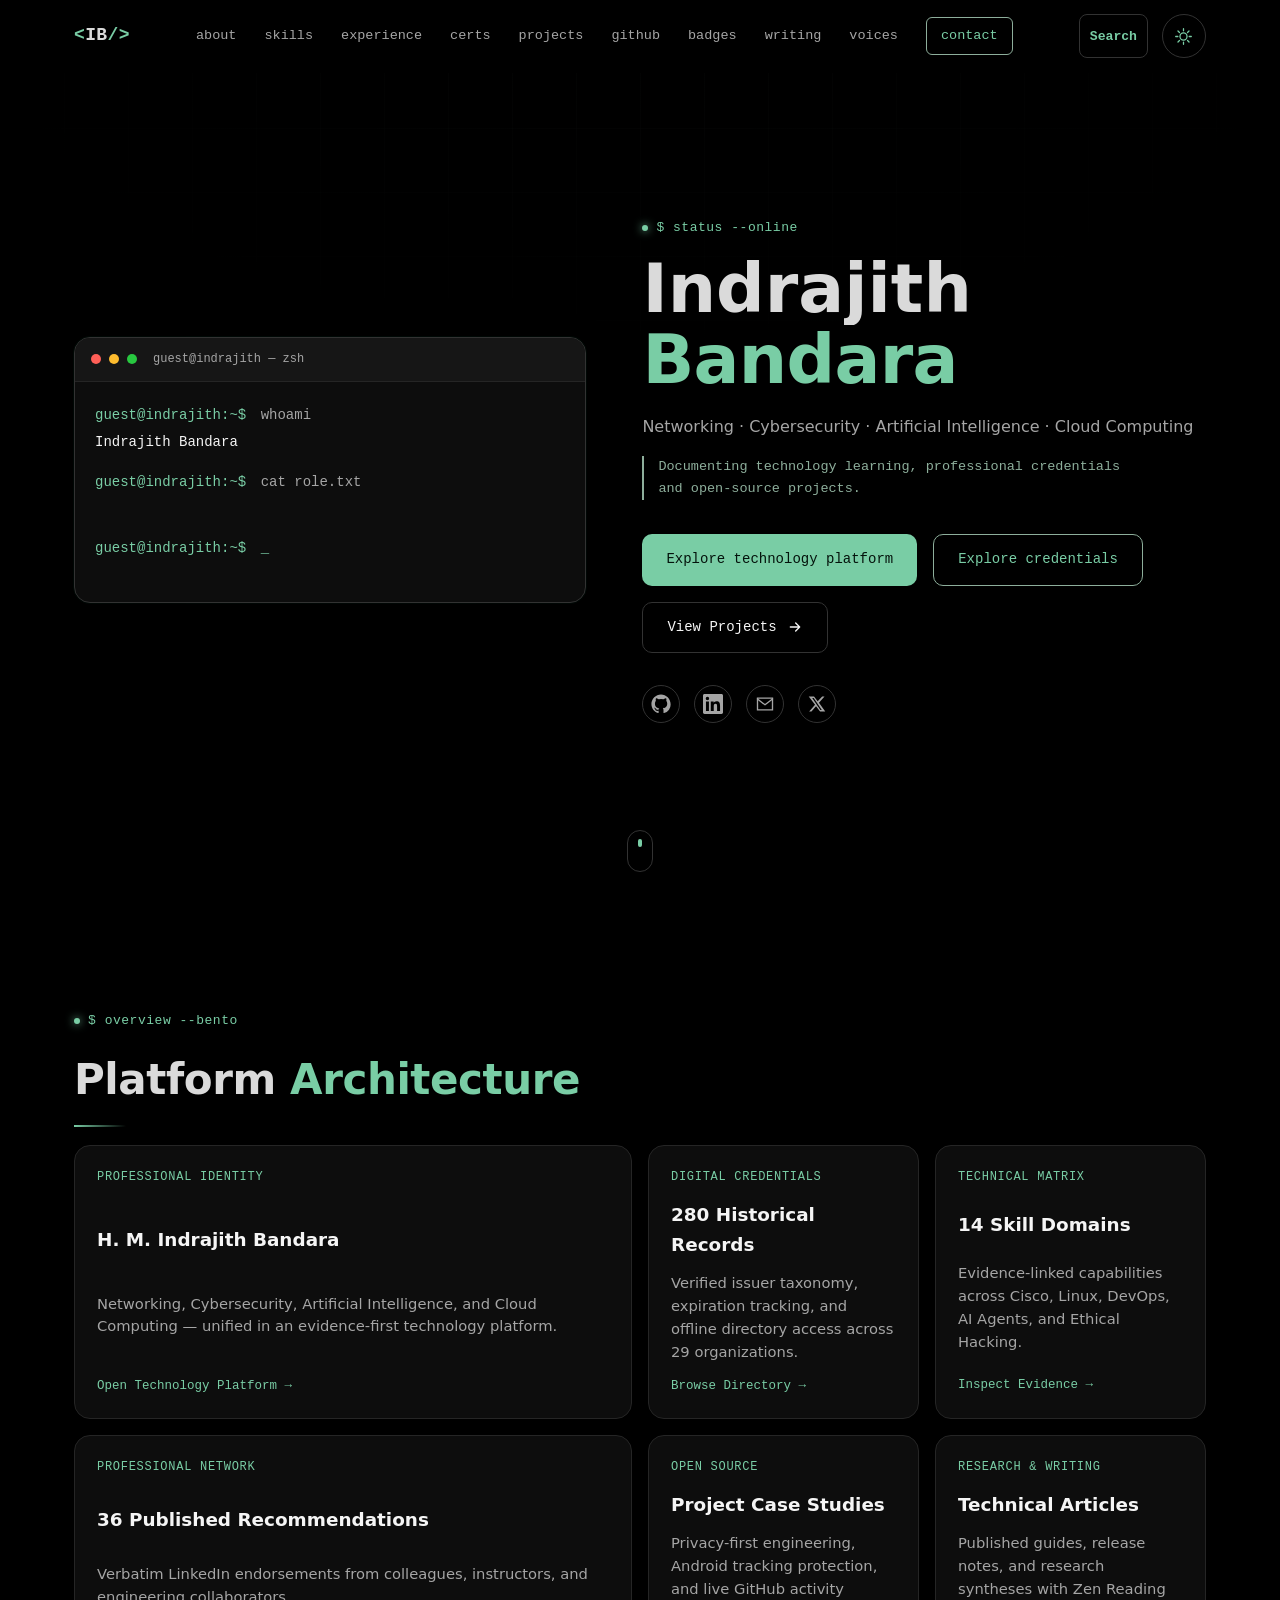
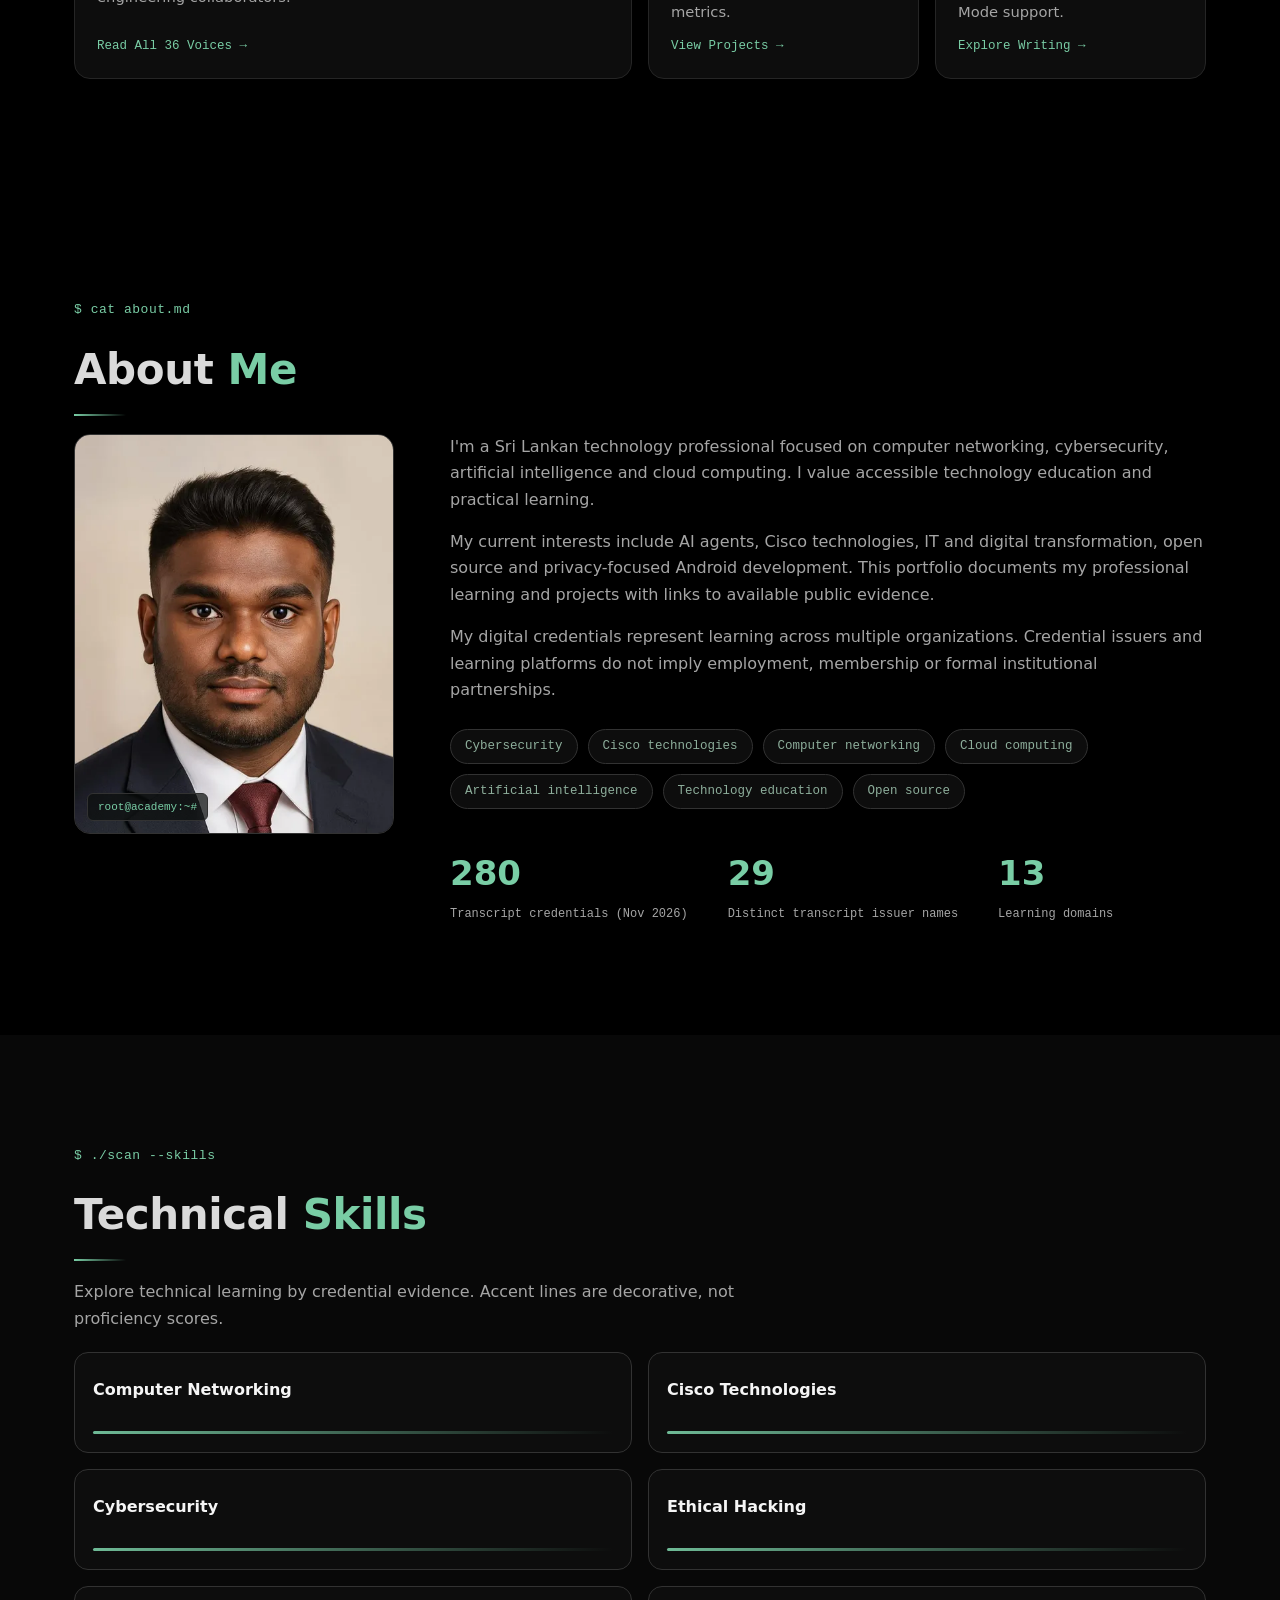
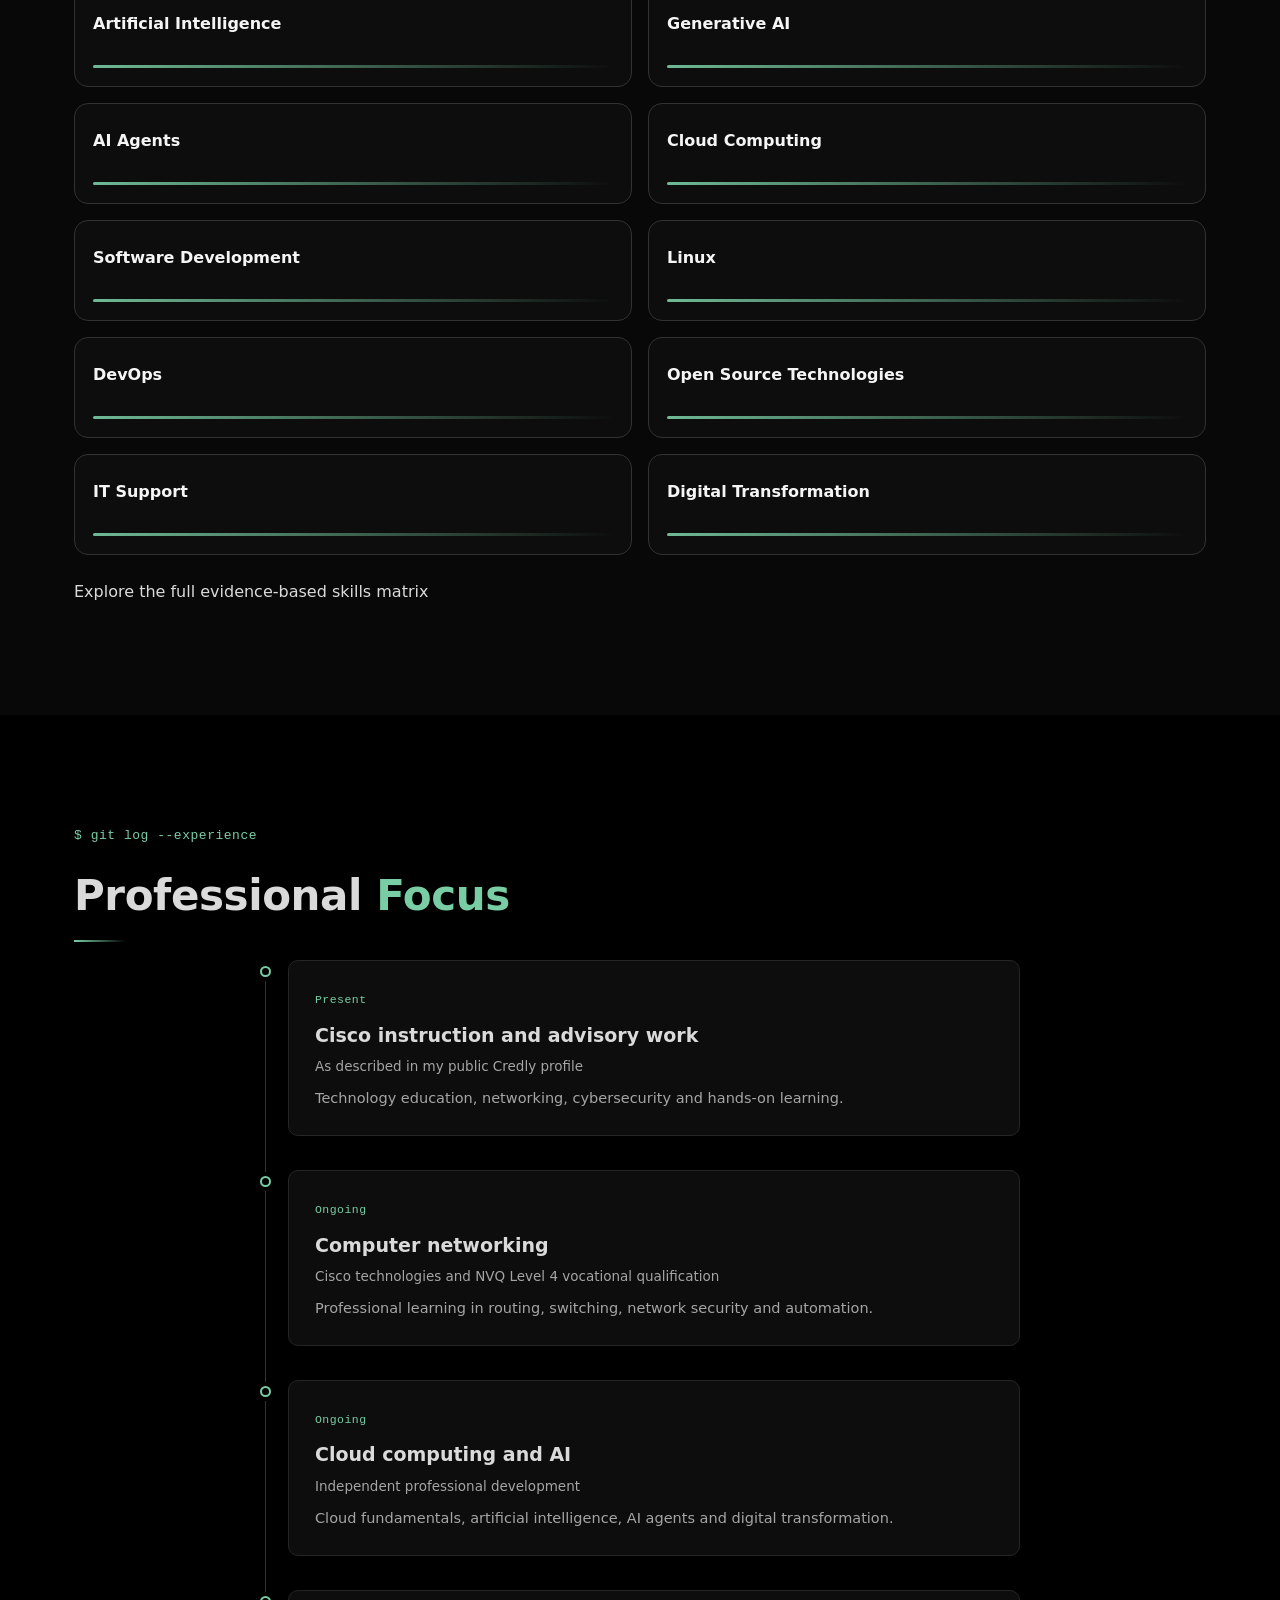
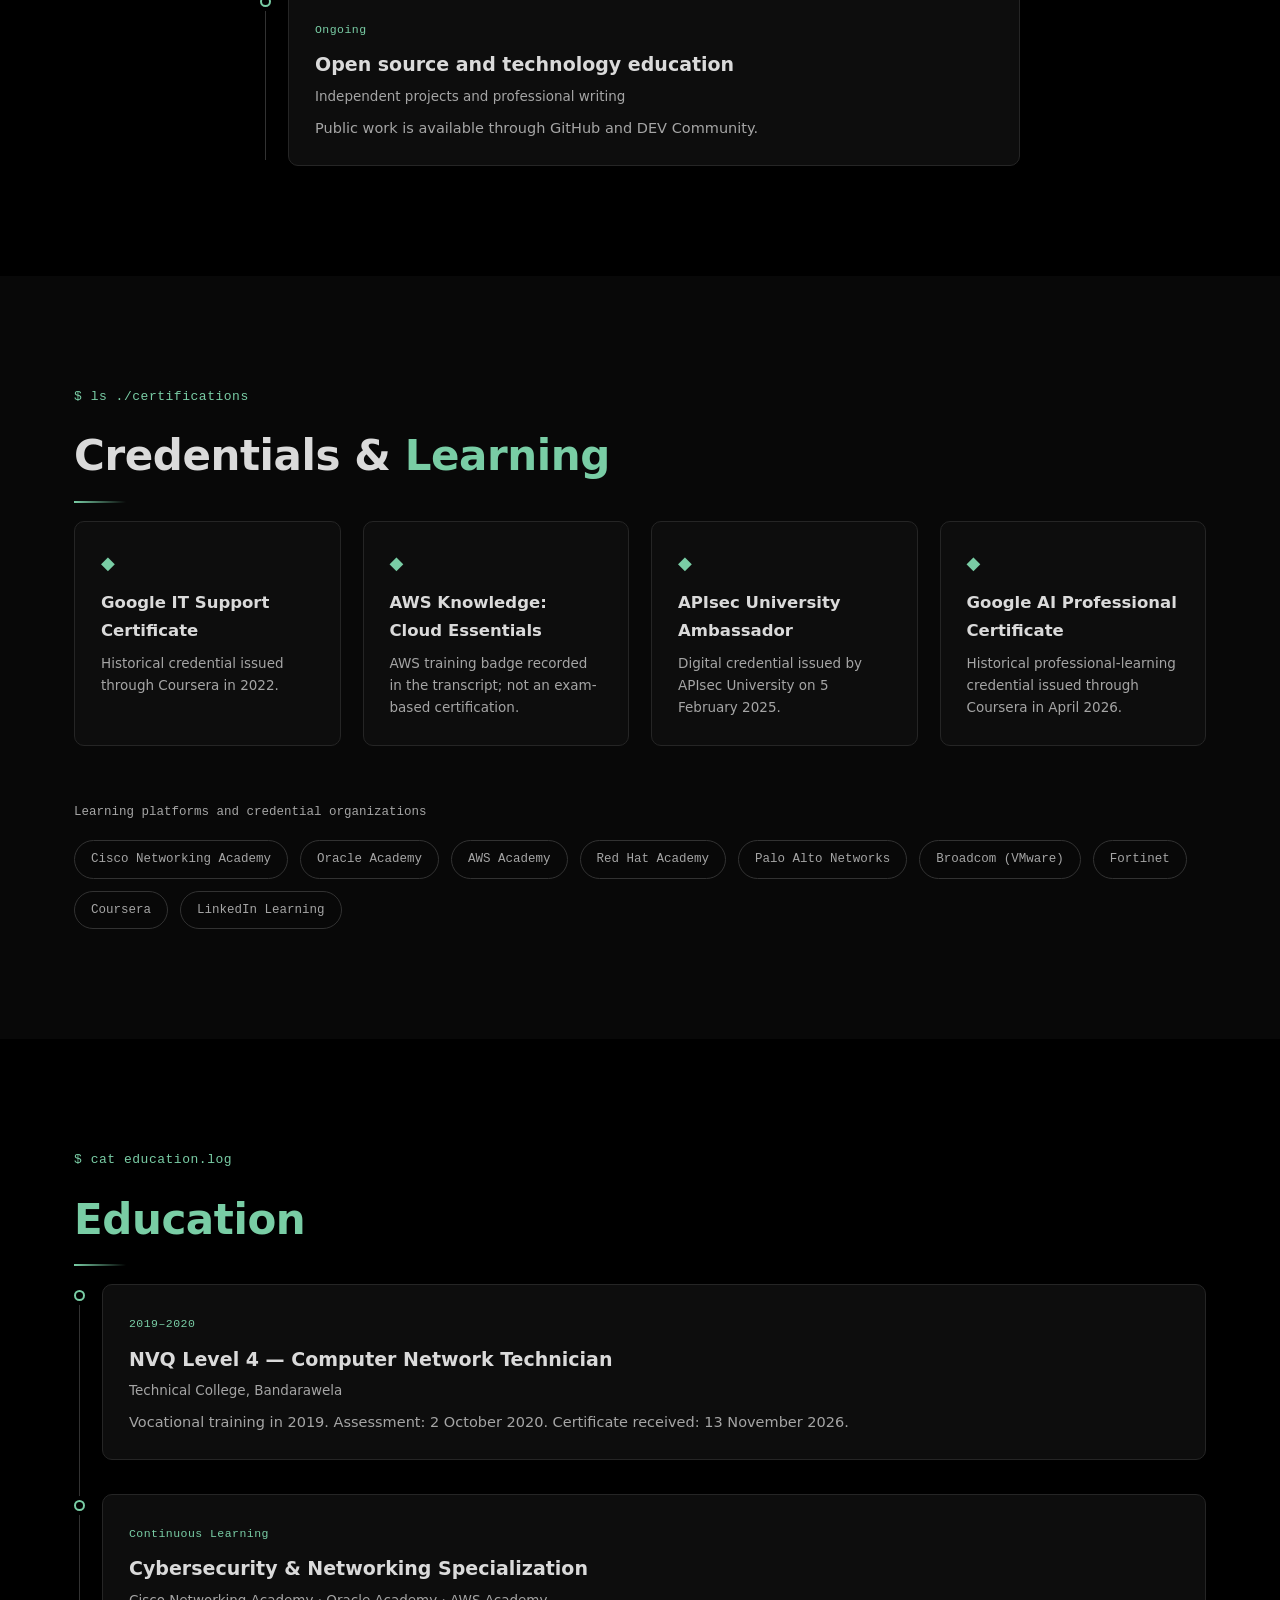
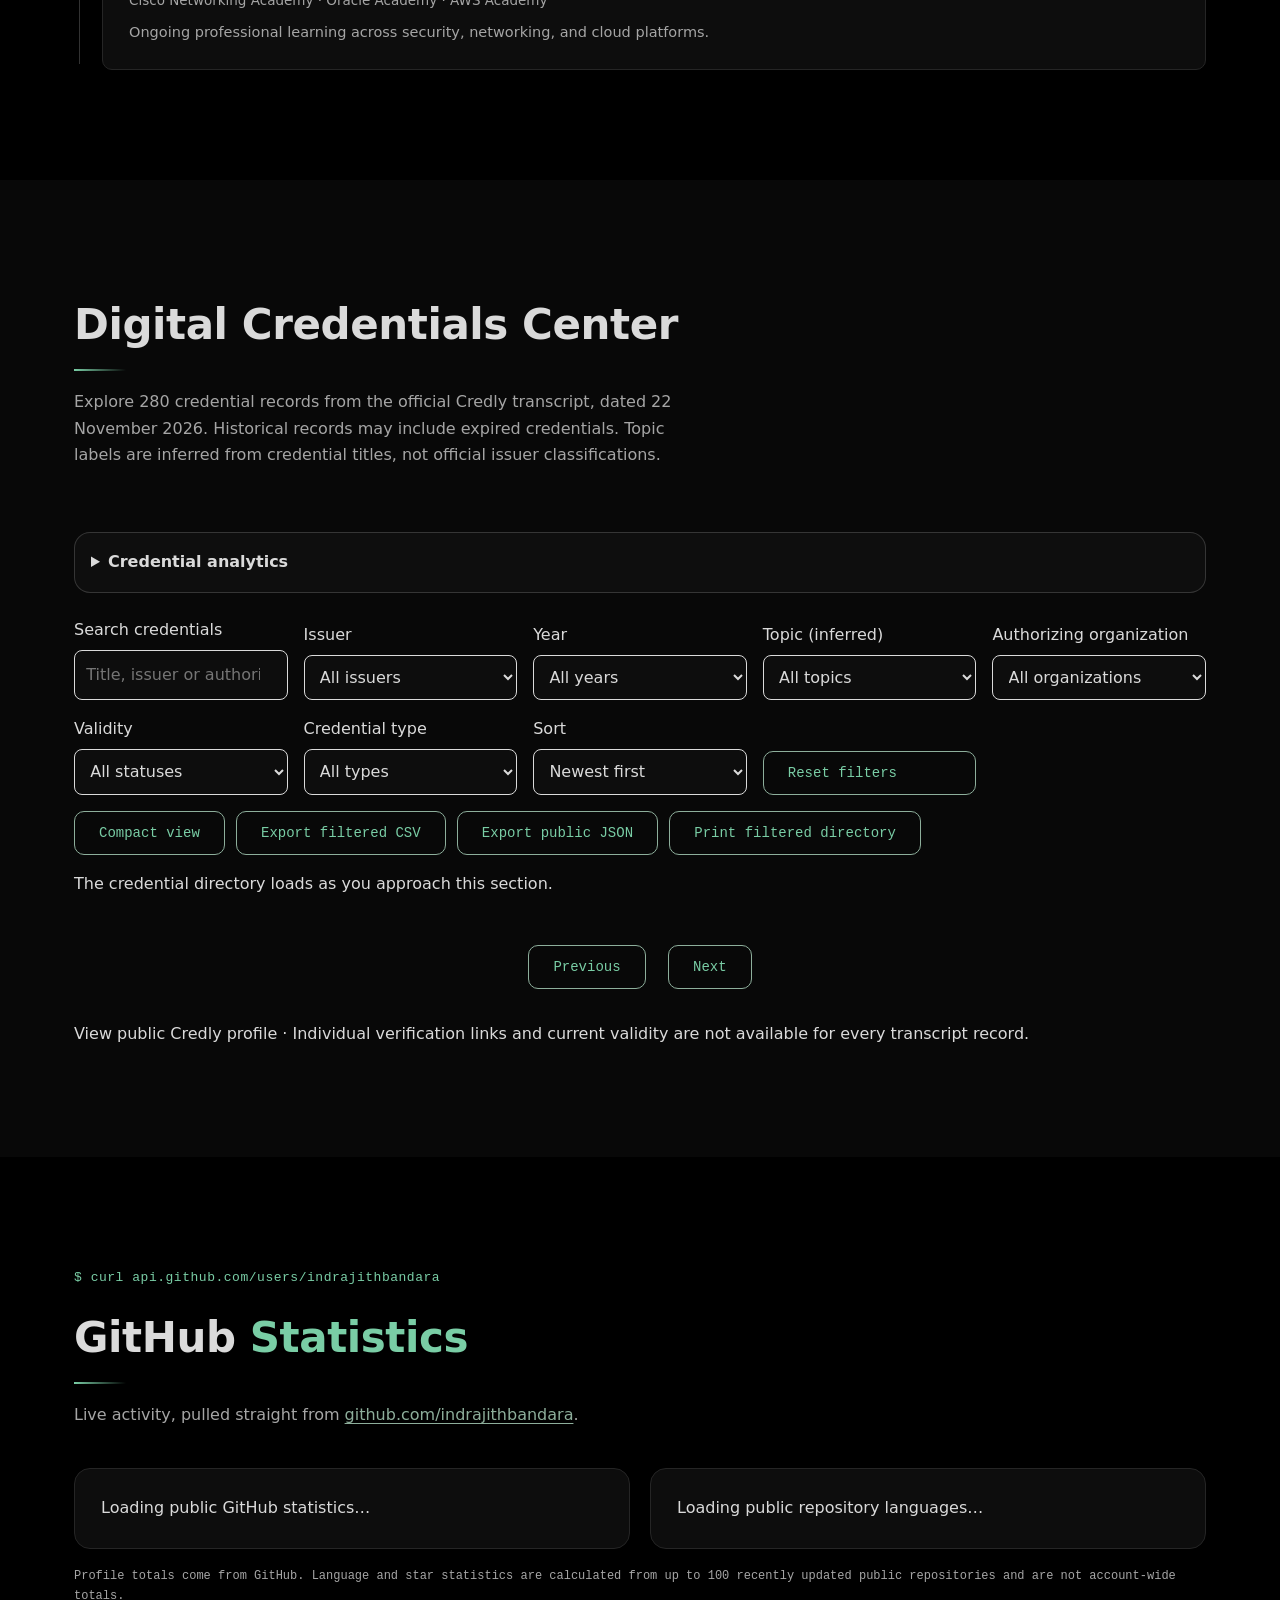
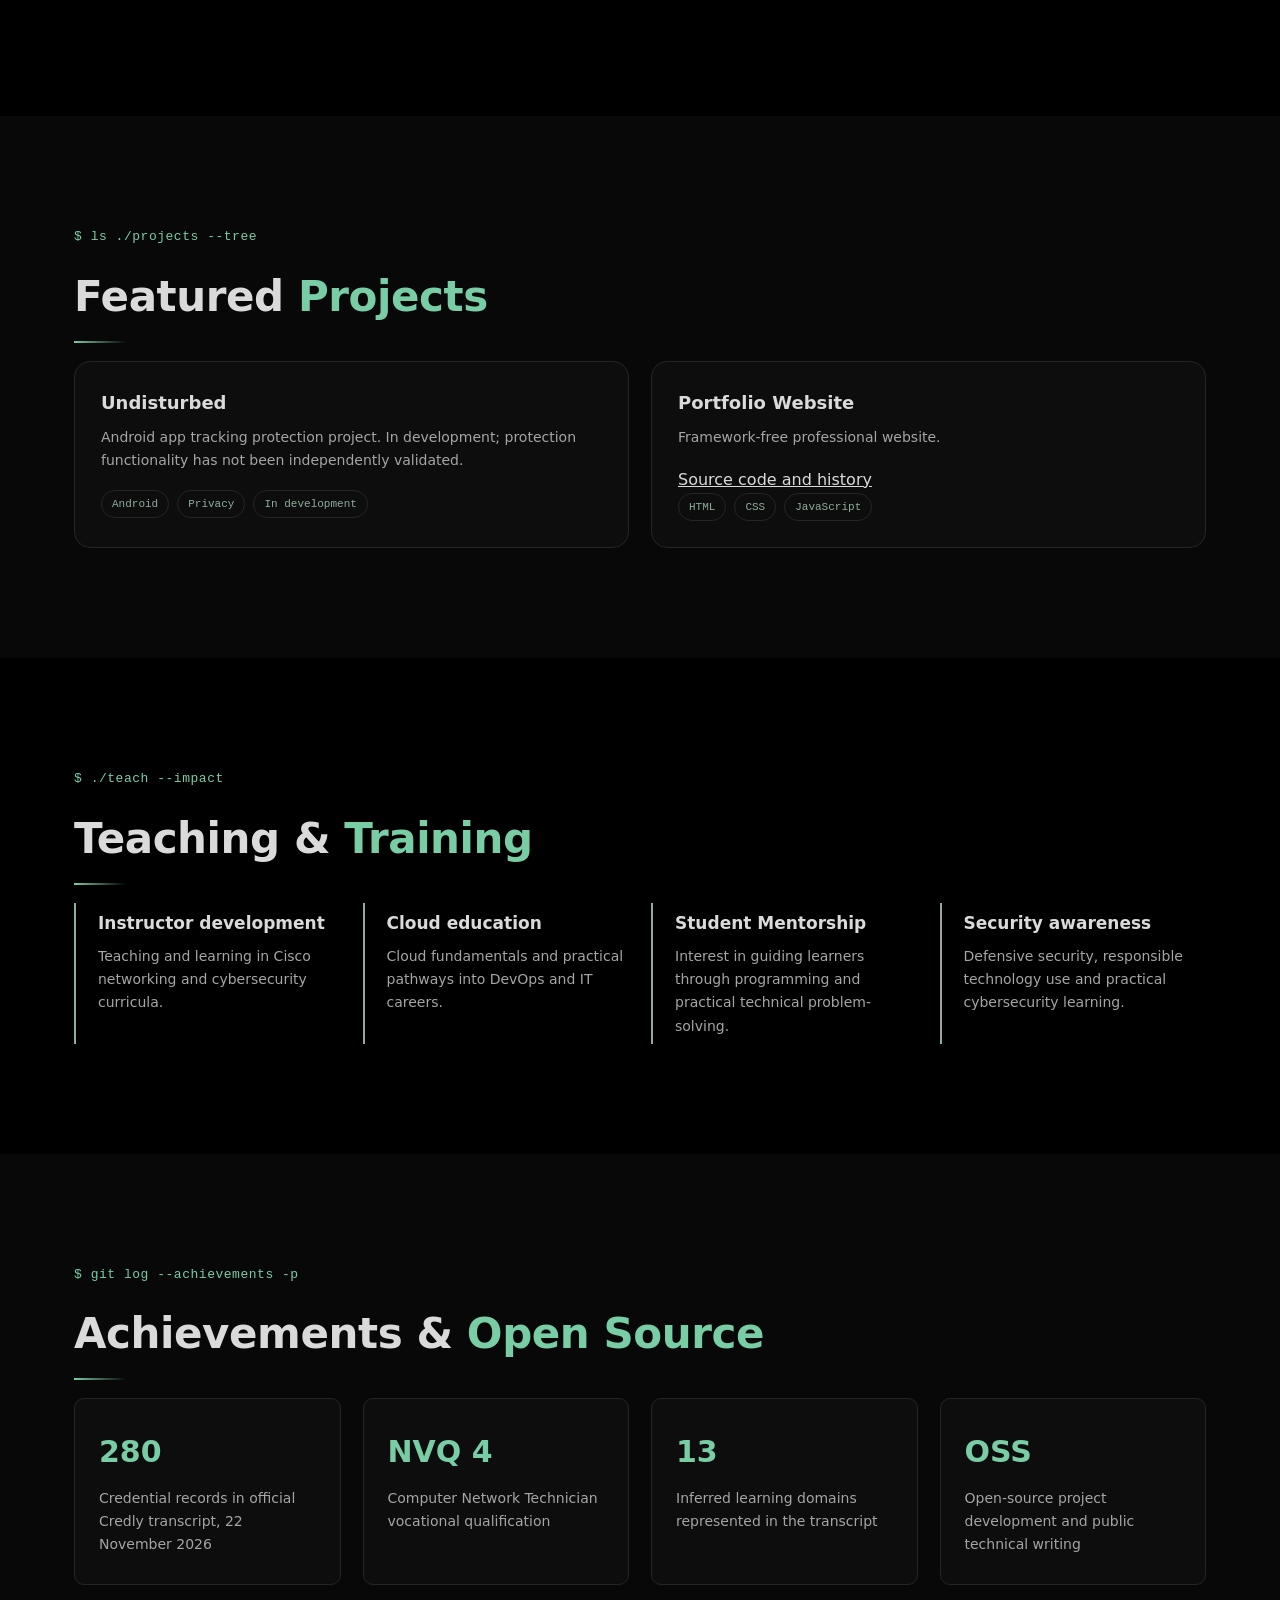
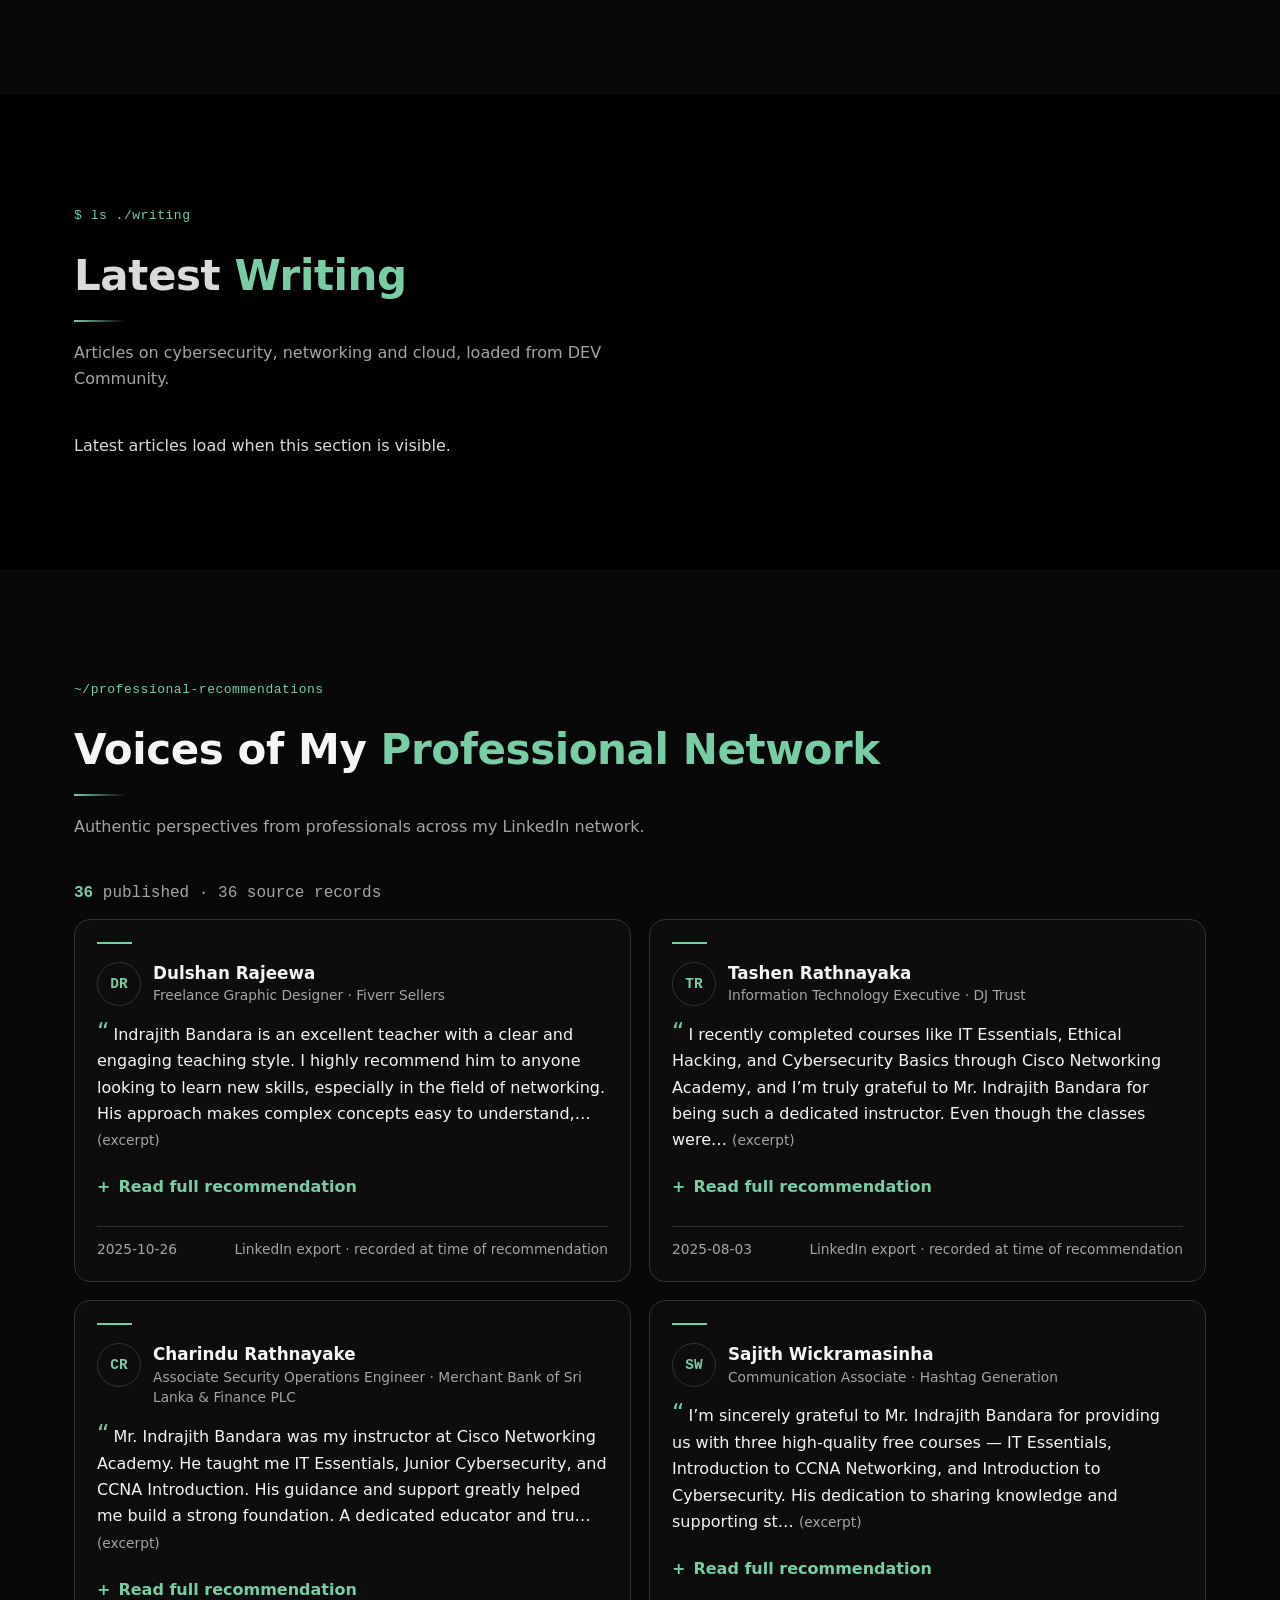
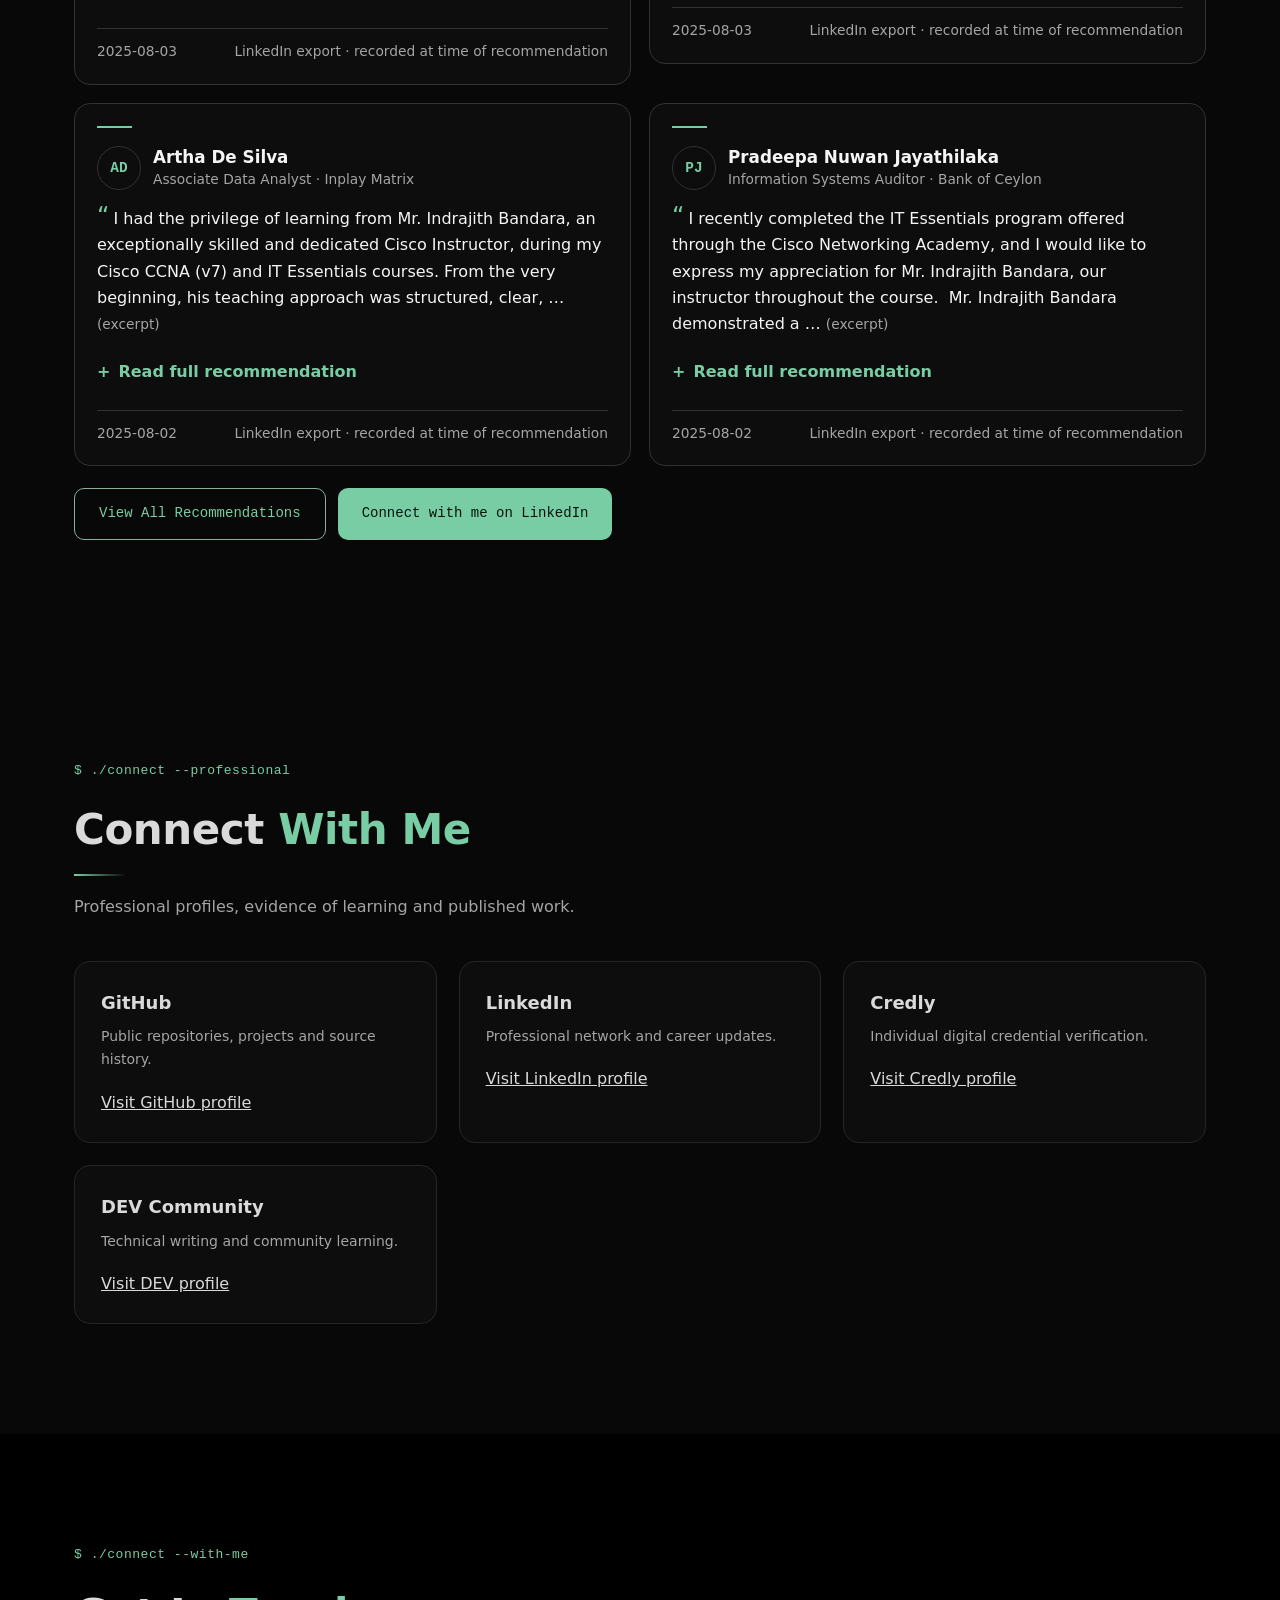
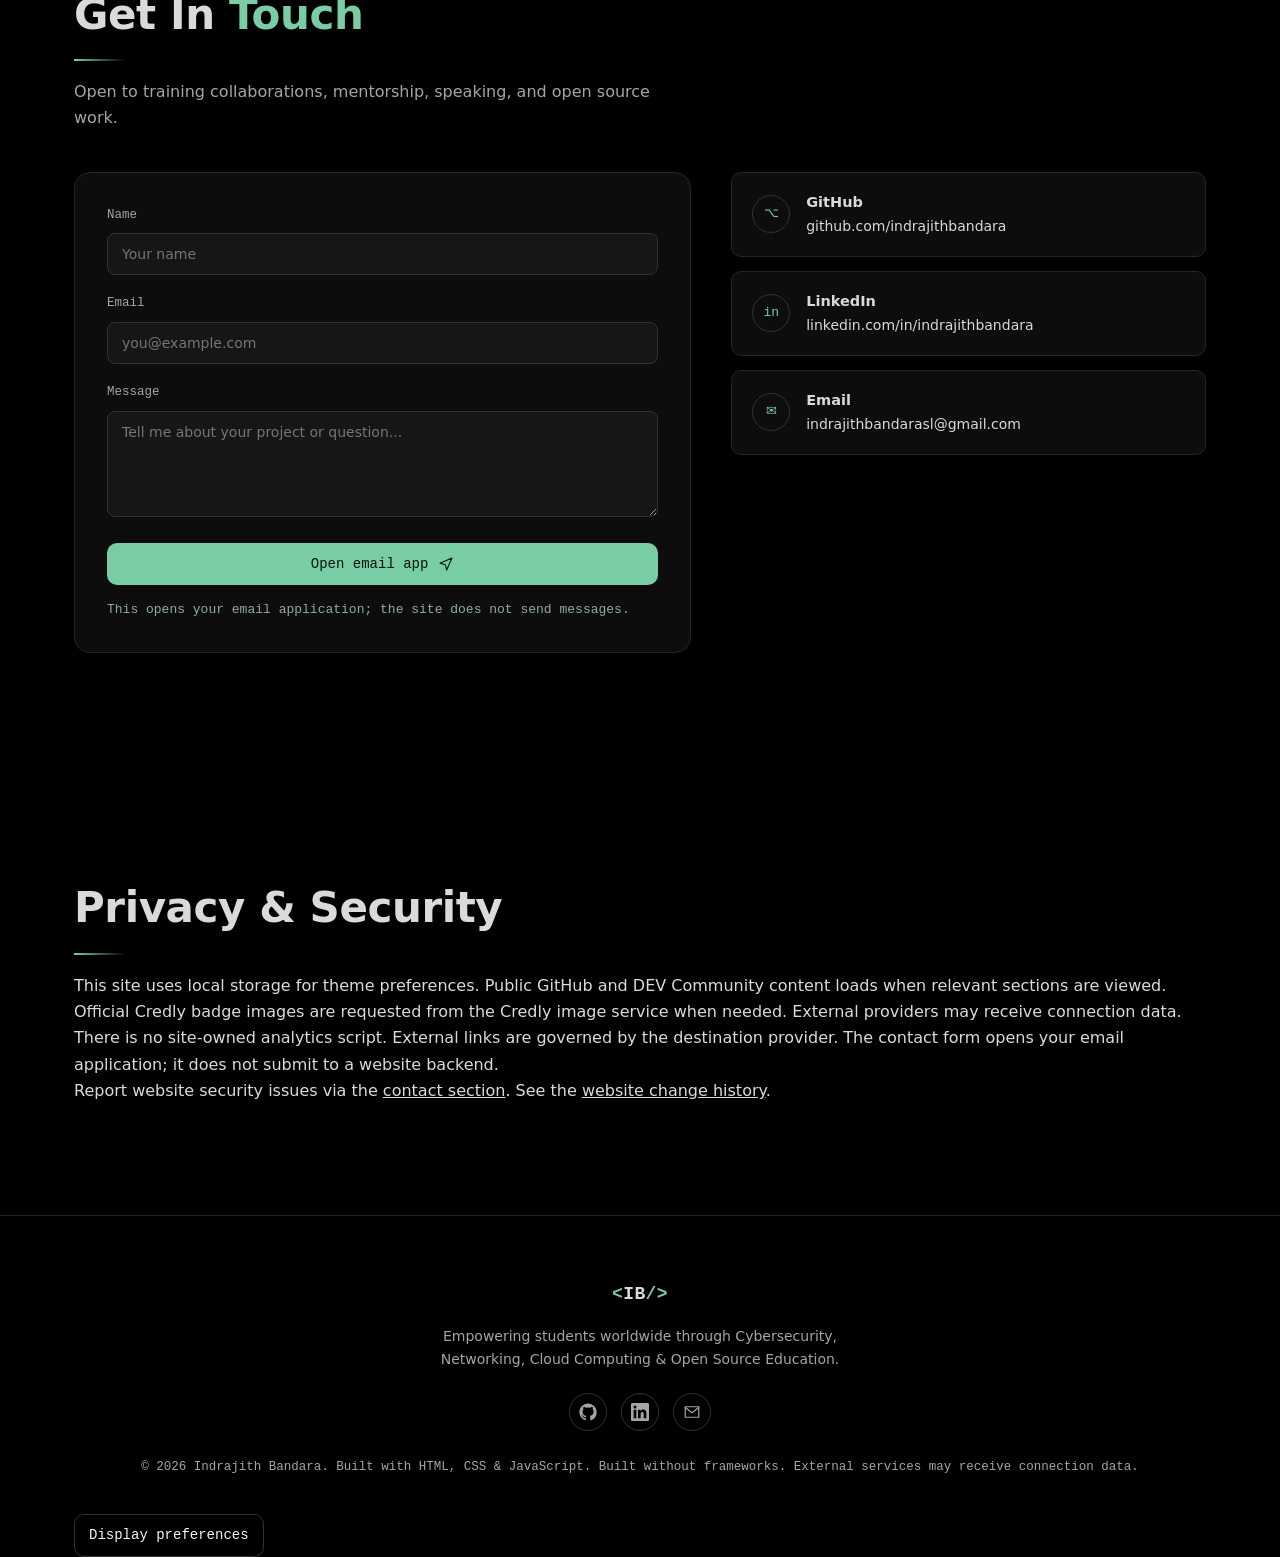
<file: index.html>
<!DOCTYPE html>
<html lang="en">
<head>
  <meta charset="UTF-8" />
  <meta http-equiv="Content-Security-Policy" content="default-src 'self'; script-src 'self'; style-src 'self'; font-src 'self'; img-src 'self' https://images.credly.com data:; connect-src 'self' https://api.github.com https://dev.to; object-src 'none'; base-uri 'self'; form-action 'self' mailto:; upgrade-insecure-requests">
  <meta name="viewport" content="width=device-width, initial-scale=1.0" />
  <meta name="theme-color" content="#0a0d0c">
  <link rel="manifest" href="manifest.webmanifest">
  <script src="assets/js/preferences.js"></script>
  <title>Indrajith Bandara — Technology Portfolio &amp; Digital Credentials</title>
  <meta name="title" content="Indrajith Bandara — Technology Portfolio & Digital Credentials" />
  <meta name="description" content="Explore Indrajith Bandara's professional learning, computer networking, cybersecurity, AI, cloud computing, open-source projects and digital credential directory." />
  <meta name="keywords" content="Indrajith Bandara, Cybersecurity Advisor, Cisco Instructor Trainer, Networking Specialist, Cloud Computing Trainer, CCEP, Cisco Networking Academy" />
  <meta name="author" content="Indrajith Bandara" />
  <meta name="robots" content="index, follow" />
  <link rel="canonical" href="https://indrajithbandara.is-a.dev/" />

  <!-- Open Graph -->
  <meta property="og:type" content="website" />
  <meta property="og:url" content="https://indrajithbandara.is-a.dev/" />
  <meta property="og:title" content="Indrajith Bandara — Technology Portfolio & Digital Credentials" />
  <meta property="og:description" content="Professional learning, networking, cybersecurity, AI, cloud computing and open source projects." />
  <meta property="og:image" content="https://indrajithbandara.is-a.dev/assets/images/og-cover.png" />

  <!-- Twitter -->
  <meta property="twitter:card" content="summary_large_image" />
  <meta property="twitter:url" content="https://indrajithbandara.is-a.dev/" />
  <meta property="twitter:title" content="Indrajith Bandara — Technology Portfolio & Digital Credentials" />
  <meta property="twitter:description" content="Professional learning, networking, cybersecurity, AI, cloud computing and open source projects." />
  <meta property="twitter:image" content="https://indrajithbandara.is-a.dev/assets/images/og-cover.png" />

  <!-- Favicon -->
  <link rel="icon" type="image/svg+xml" href="assets/icons/favicon.svg" />
  <link rel="alternate icon" href="assets/icons/favicon.svg" />

  <link rel="stylesheet" href="assets/css/style.css" />
  <link rel="stylesheet" href="assets/css/platform.css" />
  <link rel="stylesheet" href="assets/css/recommendations.css" />
<meta name="referrer" content="strict-origin-when-cross-origin"><script src="assets/js/roadmap.js" defer></script><link rel="stylesheet" href="assets/css/roadmap.css"><link rel="stylesheet" href="assets/css/credentials.css"><script defer src="assets/js/credentials.js"></script>
<noscript><link rel="stylesheet" href="assets/css/noscript.css"></noscript>
<script type="application/ld+json">{"@context":"https://schema.org","@graph":[{"@type":"Person","name":"Indrajith Bandara","url":"https://indrajithbandara.is-a.dev/","sameAs":["https://github.com/indrajithbandara","https://www.linkedin.com/in/indrajithbandara","https://www.credly.com/users/indrajithbandara","https://dev.to/indrajithbandara"]},{"@type":"WebSite","name":"Indrajith Bandara — Professional Portfolio","url":"https://indrajithbandara.is-a.dev/"}]}</script></head>
<body>

  <!-- ============ NAV ============ -->
  <header class="nav" id="nav">
    <div class="nav__inner container">
      <a href="#home" class="nav__logo" aria-label="&lt;IB/&gt; — Indrajith Bandara home">
        <span class="nav__logo-bracket">&lt;</span>IB<span class="nav__logo-bracket">/&gt;</span>
      </a>

      <nav class="nav__links" id="navLinks">
        <a href="#about" class="nav__link">about</a>
        <a href="#skills" class="nav__link">skills</a>
        <a href="#experience" class="nav__link">experience</a>
        <a href="#certifications" class="nav__link">certs</a>
        <a href="#projects" class="nav__link">projects</a>
        <a href="#github-stats" class="nav__link">github</a>
        <a href="#badges" class="nav__link">badges</a>
        <a href="#blog" class="nav__link">writing</a>
        <a href="#recommendations" class="nav__link">voices</a>
        <a href="#contact" class="nav__link nav__link--cta">contact</a>
      </nav>

      <div class="nav__actions">
        <button type="button" class="palette-launch" data-open-palette aria-label="Open command palette">Search</button>
        <button class="theme-toggle" id="themeToggle" aria-label="Toggle light/dark theme" title="Toggle theme">
          <svg class="theme-toggle__sun" width="17" height="17" viewBox="0 0 24 24" fill="none"><circle cx="12" cy="12" r="5" stroke="currentColor" stroke-width="1.8"/><path d="M12 1v3M12 20v3M4.2 4.2l2.1 2.1M17.7 17.7l2.1 2.1M1 12h3M20 12h3M4.2 19.8l2.1-2.1M17.7 6.3l2.1-2.1" stroke="currentColor" stroke-width="1.8" stroke-linecap="round"/></svg>
          <svg class="theme-toggle__moon" width="17" height="17" viewBox="0 0 24 24" fill="none"><path d="M21 12.8A9 9 0 1 1 11.2 3 7 7 0 0 0 21 12.8Z" stroke="currentColor" stroke-width="1.8" stroke-linejoin="round"/></svg>
        </button>
        <button class="nav__toggle" id="navToggle" aria-label="Toggle menu" aria-expanded="false">
          <span></span><span></span><span></span>
        </button>
      </div>
    </div>
  </header>

  <a class="skip-link" href="#main-content">Skip to content</a><main id="main-content">
    <!-- ============ HERO ============ -->
    <section class="hero" id="home">

      <div class="container hero__grid">
        <div class="hero__terminal" data-aos>
          <div class="terminal">
            <div class="terminal__bar">
              <span class="terminal__dot terminal__dot--r"></span>
              <span class="terminal__dot terminal__dot--y"></span>
              <span class="terminal__dot terminal__dot--g"></span>
              <span class="terminal__title">guest@indrajith — zsh</span>
            </div>
            <div class="terminal__body" id="terminalBody">
              <p class="terminal__line"><span class="terminal__prompt">guest@indrajith:~$</span> whoami</p>
              <p class="terminal__out" id="typedName"><span>Indrajith Bandara</span></p>
              <p class="terminal__line"><span class="terminal__prompt">guest@indrajith:~$</span> cat role.txt</p>
              <p class="terminal__out terminal__out--role" id="typedRole"><span>Networking · Cybersecurity · AI · Cloud</span></p>
              <p class="terminal__line"><span class="terminal__prompt">guest@indrajith:~$</span> <span class="terminal__cursor" id="cmdCursor" aria-hidden="true">_</span></p>
            </div>
          </div>
        </div>

        <div class="hero__content">
          <p class="eyebrow"><span class="eyebrow__dot"></span>$ status --online</p>
          <h1 class="hero__title">
            Indrajith<br />
            <span class="text-accent">Bandara</span>
          </h1>
          <p class="hero__subtitle">
            Networking · Cybersecurity · Artificial Intelligence · Cloud Computing
          </p>
          <p class="hero__mission">
            Documenting technology learning, professional credentials and open-source projects.
          </p>

          <div class="hero__cta">
            <a href="platform.html" class="btn btn--solid">Explore technology platform</a>
            <a href="#badges" class="btn btn--outline">Explore credentials</a>
            <a href="#projects" class="btn btn--ghost">
              <span>View Projects</span>
              <svg width="16" height="16" viewBox="0 0 24 24" fill="none"><path d="M5 12h14m0 0l-6-6m6 6l-6 6" stroke="currentColor" stroke-width="2" stroke-linecap="round" stroke-linejoin="round"/></svg>
            </a>
          </div>

          <div class="hero__socials">
            <a href="https://github.com/indrajithbandara" target="_blank" rel="noopener noreferrer" aria-label="GitHub" class="social-icon">
              <svg width="20" height="20" viewBox="0 0 24 24" fill="currentColor"><path d="M12 .5C5.73.5.5 5.73.5 12c0 5.08 3.29 9.39 7.86 10.9.57.1.78-.25.78-.55v-2.17c-3.2.7-3.87-1.36-3.87-1.36-.53-1.34-1.29-1.7-1.29-1.7-1.05-.72.08-.7.08-.7 1.17.08 1.78 1.2 1.78 1.2 1.03 1.77 2.71 1.26 3.37.96.1-.74.4-1.26.73-1.55-2.55-.29-5.23-1.28-5.23-5.7 0-1.26.45-2.29 1.19-3.1-.12-.29-.51-1.46.11-3.04 0 0 .97-.31 3.18 1.18a11 11 0 0 1 5.79 0c2.2-1.49 3.17-1.18 3.17-1.18.63 1.58.24 2.75.12 3.04.74.81 1.19 1.84 1.19 3.1 0 4.43-2.69 5.41-5.25 5.69.41.36.77 1.07.77 2.16v3.2c0 .31.21.65.79.55A10.51 10.51 0 0 0 23.5 12C23.5 5.73 18.27.5 12 .5Z"/></svg>
            </a>
            <a href="https://www.linkedin.com/in/indrajithbandara" target="_blank" rel="noopener noreferrer" aria-label="LinkedIn" class="social-icon">
              <svg width="20" height="20" viewBox="0 0 24 24" fill="currentColor"><path d="M20.45 20.45h-3.56v-5.57c0-1.33-.02-3.04-1.85-3.04-1.86 0-2.14 1.45-2.14 2.94v5.67H9.34V9h3.42v1.56h.05c.48-.9 1.64-1.85 3.38-1.85 3.6 0 4.27 2.37 4.27 5.46v6.28ZM5.34 7.43a2.07 2.07 0 1 1 0-4.14 2.07 2.07 0 0 1 0 4.14ZM7.12 20.45H3.56V9h3.56v11.45ZM22.22 0H1.77C.79 0 0 .77 0 1.73v20.54C0 23.23.79 24 1.77 24h20.45c.98 0 1.78-.77 1.78-1.73V1.73C24 .77 23.2 0 22.22 0Z"/></svg>
            </a>
            <a href="mailto:indrajithbandarasl@gmail.com" aria-label="Email" class="social-icon">
              <svg width="20" height="20" viewBox="0 0 24 24" fill="none"><path d="M3 5h18v14H3V5Z" stroke="currentColor" stroke-width="1.6"/><path d="M3 6l9 7 9-7" stroke="currentColor" stroke-width="1.6" stroke-linecap="round" stroke-linejoin="round"/></svg>
            </a>
            <a href="https://x.com/HeyIndrajith" target="_blank" rel="noopener noreferrer" aria-label="X (Twitter)" class="social-icon">
              <svg width="18" height="18" viewBox="0 0 24 24" fill="currentColor"><path d="M18.9 2H22l-7.4 8.46L23 22h-6.9l-5.4-7.06L4.6 22H1.5l7.9-9.03L1 2h7l4.9 6.43L18.9 2Zm-2.4 18h1.9L7.6 4H5.6l10.9 16Z"/></svg>
            </a>
          </div>
        </div>
      </div>

      <a href="#about" class="scroll-cue" aria-label="Scroll down">
        <span></span>
      </a>
    </section>

    <!-- DYNAMIC BENTO OVERVIEW -->
    <section class="section" id="overview" aria-labelledby="overview-title">
      <div class="container">
        <p class="eyebrow"><span class="eyebrow__dot"></span>$ overview --bento</p>
        <h2 class="section__title" id="overview-title">Platform <span class="text-accent">Architecture</span></h2>
        <div class="bento-grid">
          <a class="bento-card bento-card--wide" href="platform.html">
            <span class="bento-card__eyebrow">Professional Identity</span>
            <h3 class="bento-card__title">H. M. Indrajith Bandara</h3>
            <p class="bento-card__desc">Networking, Cybersecurity, Artificial Intelligence, and Cloud Computing — unified in an evidence-first technology platform.</p>
            <span class="bento-card__meta">Open Technology Platform →</span>
          </a>
          <a class="bento-card" href="#badges">
            <span class="bento-card__eyebrow">Digital Credentials</span>
            <h3 class="bento-card__title">280 Historical Records</h3>
            <p class="bento-card__desc">Verified issuer taxonomy, expiration tracking, and offline directory access across 29 organizations.</p>
            <span class="bento-card__meta">Browse Directory →</span>
          </a>
          <a class="bento-card" href="#skills">
            <span class="bento-card__eyebrow">Technical Matrix</span>
            <h3 class="bento-card__title">14 Skill Domains</h3>
            <p class="bento-card__desc">Evidence-linked capabilities across Cisco, Linux, DevOps, AI Agents, and Ethical Hacking.</p>
            <span class="bento-card__meta">Inspect Evidence →</span>
          </a>
          <a class="bento-card bento-card--wide" href="recommendations/">
            <span class="bento-card__eyebrow">Professional Network</span>
            <h3 class="bento-card__title">36 Published Recommendations</h3>
            <p class="bento-card__desc">Verbatim LinkedIn endorsements from colleagues, instructors, and engineering collaborators.</p>
            <span class="bento-card__meta">Read All 36 Voices →</span>
          </a>
          <a class="bento-card" href="#projects">
            <span class="bento-card__eyebrow">Open Source</span>
            <h3 class="bento-card__title">Project Case Studies</h3>
            <p class="bento-card__desc">Privacy-first engineering, Android tracking protection, and live GitHub activity metrics.</p>
            <span class="bento-card__meta">View Projects →</span>
          </a>
          <a class="bento-card" href="#blog">
            <span class="bento-card__eyebrow">Research &amp; Writing</span>
            <h3 class="bento-card__title">Technical Articles</h3>
            <p class="bento-card__desc">Published guides, release notes, and research syntheses with Zen Reading Mode support.</p>
            <span class="bento-card__meta">Explore Writing →</span>
          </a>
        </div>
      </div>
    </section>
    
    <!-- ============ ABOUT ============ -->
    <section class="section" id="about">
      <div class="container">
        <p class="eyebrow">$ cat about.md</p>
        <h2 class="section__title">About <span class="text-accent">Me</span></h2>

        <div class="about__grid">
          <div class="about__photo" data-aos>
            <div class="photo-frame">
              <img src="assets/images/profile.webp" alt="Portrait of Indrajith Bandara" width="480" height="600" loading="lazy" />
              <span class="photo-frame__tag">root@academy:~#</span>
            </div>
          </div>

          <div class="about__copy" data-aos>
            <p>
              I'm a Sri Lankan technology professional focused on computer networking, cybersecurity,
              artificial intelligence and cloud computing. I value accessible technology education and practical learning.
            </p>
            <p>
              My current interests include AI agents, Cisco technologies, IT and digital transformation,
              open source and privacy-focused Android development. This portfolio documents my professional
              learning and projects with links to available public evidence.
            </p>
            <p>
              My digital credentials represent learning across multiple organizations. Credential issuers and
              learning platforms do not imply employment, membership or formal institutional partnerships.
            </p>

            <div class="about__roles">
              <span class="chip">Cybersecurity</span>
              <span class="chip">Cisco technologies</span>
              <span class="chip">Computer networking</span>
              <span class="chip">Cloud computing</span>
              <span class="chip">Artificial intelligence</span>
              <span class="chip">Technology education</span>
              <span class="chip">Open source</span>
            </div>

            <div class="about__stats">
              <div class="stat">
                <span class="stat__num">280</span>
                <span class="stat__label">Transcript credentials (Nov 2026)</span>
              </div>
              <div class="stat">
                <span class="stat__num">29</span>
                <span class="stat__label">Distinct transcript issuer names</span>
              </div>
              
              <div class="stat">
                <span class="stat__num" >13</span>
                <span class="stat__label">Learning domains</span>
              </div>
            </div>
          </div>
        </div>
      </div>
    </section>

    <!-- ============ SKILLS ============ -->
    <section class="section section--alt" id="skills">
      <div class="container">
        <p class="eyebrow">$ ./scan --skills</p>
        <h2 class="section__title">Technical <span class="text-accent">Skills</span></h2>

        <div id="premium-skills"><p class="skills-evidence-note">Explore technical learning by credential evidence. Accent lines are decorative, not proficiency scores.</p><div class="premium-skills-grid"><article class="premium-skill"><p class="skill-fallback">Computer Networking</p><span class="skill-accent-line" aria-hidden="true"></span></article><article class="premium-skill"><p class="skill-fallback">Cisco Technologies</p><span class="skill-accent-line" aria-hidden="true"></span></article><article class="premium-skill"><p class="skill-fallback">Cybersecurity</p><span class="skill-accent-line" aria-hidden="true"></span></article><article class="premium-skill"><p class="skill-fallback">Ethical Hacking</p><span class="skill-accent-line" aria-hidden="true"></span></article><article class="premium-skill"><p class="skill-fallback">Artificial Intelligence</p><span class="skill-accent-line" aria-hidden="true"></span></article><article class="premium-skill"><p class="skill-fallback">Generative AI</p><span class="skill-accent-line" aria-hidden="true"></span></article><article class="premium-skill"><p class="skill-fallback">AI Agents</p><span class="skill-accent-line" aria-hidden="true"></span></article><article class="premium-skill"><p class="skill-fallback">Cloud Computing</p><span class="skill-accent-line" aria-hidden="true"></span></article><article class="premium-skill"><p class="skill-fallback">Software Development</p><span class="skill-accent-line" aria-hidden="true"></span></article><article class="premium-skill"><p class="skill-fallback">Linux</p><span class="skill-accent-line" aria-hidden="true"></span></article><article class="premium-skill"><p class="skill-fallback">DevOps</p><span class="skill-accent-line" aria-hidden="true"></span></article><article class="premium-skill"><p class="skill-fallback">Open Source Technologies</p><span class="skill-accent-line" aria-hidden="true"></span></article><article class="premium-skill"><p class="skill-fallback">IT Support</p><span class="skill-accent-line" aria-hidden="true"></span></article><article class="premium-skill"><p class="skill-fallback">Digital Transformation</p><span class="skill-accent-line" aria-hidden="true"></span></article></div></div>
        <p><a href="platform.html#skills">Explore the full evidence-based skills matrix</a></p>
      </div>
    </section>

    <!-- ============ EXPERIENCE ============ -->
    <section class="section" id="experience">
      <div class="container">
        <p class="eyebrow">$ git log --experience</p>
        <h2 class="section__title">Professional <span class="text-accent">Focus</span></h2>

        <div class="timeline">
          <div class="timeline__item" data-aos>
            <div class="timeline__dot"></div>
            <div class="timeline__card">
              <span class="timeline__date">Present</span>
              <h3>Cisco instruction and advisory work</h3>
              <p class="timeline__org">As described in my public Credly profile</p>
              <p>Technology education, networking, cybersecurity and hands-on learning.</p>
            </div>
          </div>



          <div class="timeline__item" data-aos>
            <div class="timeline__dot"></div>
            <div class="timeline__card">
              <span class="timeline__date">Ongoing</span>
              <h3>Computer networking</h3>
              <p class="timeline__org">Cisco technologies and NVQ Level 4 vocational qualification</p>
              <p>Professional learning in routing, switching, network security and automation.</p>
            </div>
          </div>

          <div class="timeline__item" data-aos>
            <div class="timeline__dot"></div>
            <div class="timeline__card">
              <span class="timeline__date">Ongoing</span>
              <h3>Cloud computing and AI</h3>
              <p class="timeline__org">Independent professional development</p>
              <p>Cloud fundamentals, artificial intelligence, AI agents and digital transformation.</p>
            </div>
          </div>

          <div class="timeline__item" data-aos>
            <div class="timeline__dot"></div>
            <div class="timeline__card">
              <span class="timeline__date">Ongoing</span>
              <h3>Open source and technology education</h3>
              <p class="timeline__org">Independent projects and professional writing</p>
              <p>Public work is available through GitHub and DEV Community.</p>
            </div>
          </div>
        </div>
      </div>
    </section>

    <!-- ============ CERTIFICATIONS ============ -->
    <section class="section section--alt" id="certifications">
      <div class="container">
        <p class="eyebrow">$ ls ./certifications</p>
        <h2 class="section__title">Credentials &amp; <span class="text-accent">Learning</span></h2>

        <div class="cert__grid">
          <div class="cert-card" data-aos>
            <span class="cert-card__icon">◆</span>
            <h3>Google IT Support Certificate</h3>
            <p>Historical credential issued through Coursera in 2022.</p>
          </div>
          <div class="cert-card" data-aos>
            <span class="cert-card__icon">◆</span>
            <h3>AWS Knowledge: Cloud Essentials</h3>
            <p>AWS training badge recorded in the transcript; not an exam-based certification.</p>
          </div>
          <div class="cert-card" data-aos>
            <span class="cert-card__icon">◆</span>
            <h3>APIsec University Ambassador</h3>
            <p>Digital credential issued by APIsec University on 5 February 2025.</p>
          </div>
          <div class="cert-card" data-aos>
            <span class="cert-card__icon">◆</span>
            <h3>Google AI Professional Certificate</h3>
            <p>Historical professional-learning credential issued through Coursera in April 2026.</p>
          </div>
        </div>

        <div class="partners">
          <p class="partners__label">Learning platforms and credential organizations</p>
          <div class="partners__grid">
            <span class="partner-pill">Cisco Networking Academy</span>
            <span class="partner-pill">Oracle Academy</span>
            <span class="partner-pill">AWS Academy</span>
            <span class="partner-pill">Red Hat Academy</span>
            <span class="partner-pill">Palo Alto Networks</span>
            <span class="partner-pill">Broadcom (VMware)</span>
            <span class="partner-pill">Fortinet</span>
            <span class="partner-pill">Coursera</span>
            <span class="partner-pill">LinkedIn Learning</span>
          </div>
        </div>
      </div>
    </section>

    <!-- ============ EDUCATION ============ -->
    <section class="section" id="education">
      <div class="container">
        <p class="eyebrow">$ cat education.log</p>
        <h2 class="section__title"><span class="text-accent">Education</span></h2>

        <div class="timeline timeline--compact"><div class="timeline__item"><div class="timeline__dot"></div><div class="timeline__card"><span class="timeline__date">2019–2020</span><h3>NVQ Level 4 — Computer Network Technician</h3><p class="timeline__org">Technical College, Bandarawela</p><p>Vocational training in 2019. Assessment: 2 October 2020. Certificate received: 13 November 2026.</p></div></div>
          <div class="timeline__item" data-aos>
            <div class="timeline__dot"></div>
            <div class="timeline__card">
              <span class="timeline__date">Continuous Learning</span>
              <h3>Cybersecurity &amp; Networking Specialization</h3>
              <p class="timeline__org">Cisco Networking Academy · Oracle Academy · AWS Academy</p>
              <p>Ongoing professional learning across security, networking, and cloud platforms.</p>
            </div>
          </div>
        </div>
      </div>
    </section>

                                            <!-- ============ DIGITAL BADGES ============ -->
    <section class="section section--alt" id="badges"><div class="container"><h2 class="section__title">Digital Credentials Center</h2><p class="section__lede">Explore 280 credential records from the official Credly transcript, dated 22 November 2026. Historical records may include expired credentials. Topic labels are inferred from credential titles, not official issuer classifications.</p><div id="credential-directory"><noscript><p>The interactive directory needs JavaScript. The public Credly profile remains available below.</p></noscript><div class="cd-stats" id="cd-stats"></div><p id="cd-sync" class="cd-note"></p><details class="cd-insights"><summary>Credential analytics</summary><div id="cd-analytics" class="cd-analytics"></div></details><div class="cd-controls"><label>Search credentials<input id="cd-search" type="search" placeholder="Title, issuer or authorizing organization"></label><label>Issuer<select id="cd-issuer"><option value="">All issuers</option></select></label><label>Year<select id="cd-year"><option value="">All years</option></select></label><label>Topic (inferred)<select id="cd-topic"><option value="">All topics</option></select></label><label>Authorizing organization<select id="cd-org"><option value="">All organizations</option></select></label><label>Validity<select id="cd-state"><option value="">All statuses</option></select></label><label>Credential type<select id="cd-type"><option value="">All types</option></select></label><label>Sort<select id="cd-sort"><option value="new">Newest first</option><option value="old">Oldest first</option><option value="az">Title A–Z</option></select></label><button type="button" id="cd-reset" class="btn btn--outline">Reset filters</button></div><div class="cd-toolbar"><button type="button" id="cd-view" class="btn btn--outline" aria-pressed="false">Compact view</button><button type="button" id="cd-export" class="btn btn--outline">Export filtered CSV</button><button type="button" id="cd-json" class="btn btn--outline">Export public JSON</button><button type="button" id="cd-print" class="btn btn--outline">Print filtered directory</button></div><dialog id="cd-dialog" aria-label="Credential details"><form method="dialog"><button class="btn btn--outline" autofocus>Close details</button></form><div id="cd-detail"></div></dialog><p id="cd-status" role="status">Loading credentials…</p><div id="cd-grid" class="cd-grid"></div><nav class="cd-pagination" aria-label="Credential pages"><button type="button" id="cd-prev" class="btn btn--outline">Previous</button><span id="cd-page"></span><button type="button" id="cd-more" class="btn btn--outline">Next</button></nav></div><p><a href="https://www.credly.com/users/indrajithbandara" target="_blank" rel="noopener noreferrer">View public Credly profile</a> · Individual verification links and current validity are not available for every transcript record.</p></div></section>











    <!-- ============ GITHUB STATISTICS ============ -->
    <section class="section" id="github-stats">
      <div class="container">
        <p class="eyebrow">$ curl api.github.com/users/indrajithbandara</p>
        <h2 class="section__title">GitHub <span class="text-accent">Statistics</span></h2>
        <p class="section__lede">Live activity, pulled straight from <a href="https://github.com/indrajithbandara" target="_blank" rel="noopener noreferrer" class="text-accent-soft">github.com/indrajithbandara</a>.</p>

        <div class="ghstats__grid">
          <div class="project-card" id="github-live-summary" role="status">Loading public GitHub statistics…</div>
          <div class="project-card" id="github-live-languages" role="status">Loading public repository languages…</div>
        </div>
        <p class="ghstats__note">Profile totals come from GitHub. Language and star statistics are calculated from up to 100 recently updated public repositories and are not account-wide totals.</p>
        <div id="github-recent-projects" class="projects__grid" role="status"></div>
      </div>
    </section>

    <!-- ============ PROJECTS ============ -->
    <section class="section section--alt" id="projects">
      <div class="container">
        <p class="eyebrow">$ ls ./projects --tree</p>
        <h2 class="section__title">Featured <span class="text-accent">Projects</span></h2>

        <div class="projects__grid">
<article class="project-card"><h3>Undisturbed</h3><p>Android app tracking protection project. In development; protection functionality has not been independently validated.</p><div class="project-card__tags"><span>Android</span><span>Privacy</span><span>In development</span></div></article>
<article class="project-card"><h3>Portfolio Website</h3><p>Framework-free professional website.</p><a href="https://github.com/indrajithbandara/indrajithbandara.github.io" target="_blank" rel="noopener noreferrer">Source code and history</a><div class="project-card__tags"><span>HTML</span><span>CSS</span><span>JavaScript</span></div></article>
</div></div></section>

    <!-- ============ TEACHING & TRAINING ============ -->
    <section class="section" id="teaching">
      <div class="container">
        <p class="eyebrow">$ ./teach --impact</p>
        <h2 class="section__title">Teaching &amp; <span class="text-accent">Training</span></h2>

        <div class="teaching__grid">
          <div class="teaching-card" data-aos>
            <h3>Instructor development</h3>
            <p>Teaching and learning in Cisco networking and cybersecurity curricula.</p>
          </div>
          <div class="teaching-card" data-aos>
            <h3>Cloud education</h3>
            <p>Cloud fundamentals and practical pathways into DevOps and IT careers.</p>
          </div>
          <div class="teaching-card" data-aos>
            <h3>Student Mentorship</h3>
            <p>Interest in guiding learners through programming and practical technical problem-solving.</p>
          </div>
          <div class="teaching-card" data-aos>
            <h3>Security awareness</h3>
            <p>Defensive security, responsible technology use and practical cybersecurity learning.</p>
          </div>
        </div>
      </div>
    </section>

    <!-- ============ ACHIEVEMENTS / OPEN SOURCE ============ -->
    <section class="section section--alt" id="achievements">
      <div class="container">
        <p class="eyebrow">$ git log --achievements -p</p>
        <h2 class="section__title">Achievements &amp; <span class="text-accent">Open Source</span></h2>

        <div class="achieve__grid">
          <div class="achieve-card" data-aos>
            <span class="achieve-card__num">280</span>
            <p>Credential records in official Credly transcript, 22 November 2026</p>
          </div>
          <div class="achieve-card" data-aos>
            <span class="achieve-card__num">NVQ 4</span>
            <p>Computer Network Technician vocational qualification</p>
          </div>
          <div class="achieve-card" data-aos>
            <span class="achieve-card__num">13</span>
            <p>Inferred learning domains represented in the transcript</p>
          </div>
          <div class="achieve-card" data-aos>
            <span class="achieve-card__num">OSS</span>
            <p>Open-source project development and public technical writing</p>
          </div>
        </div>
      </div>
    </section>

    <!-- ============ GALLERY ============ -->
    

    <!-- ============ BLOG (placeholder) ============ -->
    <section class="section" id="blog">
      <div class="container">
        <p class="eyebrow">$ ls ./writing</p>
        <h2 class="section__title">Latest <span class="text-accent">Writing</span></h2>
        <p class="section__lede">Articles on cybersecurity, networking and cloud, loaded from DEV Community.</p>

            <div id="articles-container" class="blog__grid"></div>
   </div>
 </section>

    <!-- ============ PROFESSIONAL RECOMMENDATIONS ============ -->
    <section class="section section--alt" id="recommendations"><div class="container">
      <p class="eyebrow">~/professional-recommendations</p><h2 class="section__title">Voices of My <span class="text-accent">Professional Network</span></h2><p class="section__lede">Authentic perspectives from professionals across my LinkedIn network.</p>
      <p class="rec-count"><!-- REC:summary:START --><strong>36</strong> published · 36 source records<!-- REC:summary:END --></p>
      <div class="rec-grid" id="rec-featured"><!-- REC:featured:START --><article class="rec-card" data-date="2025-10-26" data-rec-id="1a2d44af8821e7e5742aaa72"><header class="rec-person"><span class="rec-avatar" aria-hidden="true">DR</span><div><h3>Dulshan Rajeewa</h3><p>Freelance Graphic Designer · Fiverr Sellers</p></div></header><blockquote class="rec-excerpt">Indrajith Bandara is an excellent teacher with a clear and engaging teaching style. I highly recommend him to anyone looking to learn new skills, especially in the field of networking. His approach makes complex concepts easy to understand,… <span class="rec-label">(excerpt)</span></blockquote><details class="rec-details"><summary>Read full recommendation</summary><blockquote class="rec-quote">Indrajith Bandara is an excellent teacher with a clear and engaging teaching style. I highly recommend him to anyone looking to learn new skills, especially in the field of networking. His approach makes complex concepts easy to understand, and his dedication to helping students succeed is evident. Absolutely recommended!</blockquote></details><footer class="rec-meta"><time datetime="2025-10-26">2025-10-26</time><span>LinkedIn export · recorded at time of recommendation</span></footer></article><article class="rec-card" data-date="2025-08-03" data-rec-id="51e6279dcb150e338e08532b"><header class="rec-person"><span class="rec-avatar" aria-hidden="true">TR</span><div><h3>Tashen Rathnayaka</h3><p>Information Technology Executive · DJ Trust</p></div></header><blockquote class="rec-excerpt">I recently completed courses like IT Essentials, Ethical Hacking, and Cybersecurity Basics through Cisco Networking Academy, and I’m truly grateful to Mr. Indrajith Bandara for being such a dedicated instructor. Even though the classes were… <span class="rec-label">(excerpt)</span></blockquote><details class="rec-details"><summary>Read full recommendation</summary><blockquote class="rec-quote">I recently completed courses like IT Essentials, Ethical Hacking, and Cybersecurity Basics through Cisco Networking Academy, and I’m truly grateful to Mr. Indrajith Bandara for being such a dedicated instructor. Even though the classes were free, he gave his full effort to teach us clearly and share real-world knowledge. His passion for IT and helping students grow was very motivating. I learned a lot thanks to his guidance, and I highly recommend him to anyone starting their journey in IT.</blockquote></details><footer class="rec-meta"><time datetime="2025-08-03">2025-08-03</time><span>LinkedIn export · recorded at time of recommendation</span></footer></article><article class="rec-card" data-date="2025-08-03" data-rec-id="4a300f6ac0b2f654fe0646ad"><header class="rec-person"><span class="rec-avatar" aria-hidden="true">CR</span><div><h3>Charindu Rathnayake</h3><p>Associate Security Operations Engineer · Merchant Bank of Sri Lanka &amp; Finance PLC</p></div></header><blockquote class="rec-excerpt">Mr. Indrajith Bandara was my instructor at Cisco Networking Academy. He taught me IT Essentials, Junior Cybersecurity, and CCNA Introduction. His guidance and support greatly helped me build a strong foundation. A dedicated educator and tru… <span class="rec-label">(excerpt)</span></blockquote><details class="rec-details"><summary>Read full recommendation</summary><blockquote class="rec-quote">Mr. Indrajith Bandara was my instructor at Cisco Networking Academy. He taught me IT Essentials, Junior Cybersecurity, and CCNA Introduction. His guidance and support greatly helped me build a strong foundation. A dedicated educator and true motivator — highly recommended.</blockquote></details><footer class="rec-meta"><time datetime="2025-08-03">2025-08-03</time><span>LinkedIn export · recorded at time of recommendation</span></footer></article><article class="rec-card" data-date="2025-08-03" data-rec-id="20345264be1094343b227ee2"><header class="rec-person"><span class="rec-avatar" aria-hidden="true">SW</span><div><h3>Sajith Wickramasinha</h3><p>Communication Associate · Hashtag Generation </p></div></header><blockquote class="rec-excerpt">I’m sincerely grateful to Mr. Indrajith Bandara for providing us with three high-quality free courses — IT Essentials, Introduction to CCNA Networking, and Introduction to Cybersecurity. His dedication to sharing knowledge and supporting st… <span class="rec-label">(excerpt)</span></blockquote><details class="rec-details"><summary>Read full recommendation</summary><blockquote class="rec-quote">I’m sincerely grateful to Mr. Indrajith Bandara for providing us with three high-quality free courses — IT Essentials, Introduction to CCNA Networking, and Introduction to Cybersecurity. His dedication to sharing knowledge and supporting students without expecting anything in return is truly inspiring.  Mr. Indrajith has a remarkable ability to simplify complex IT concepts, making them easy to understand for beginners and experienced learners alike. His teaching style is clear, engaging, and motivating.  I highly recommend Mr. Indrajith Bandara to anyone looking to learn from a passionate, knowledgeable, and generous instructor. Thank you, sir, for your support and guidance!  Highly Recommend 💯</blockquote></details><footer class="rec-meta"><time datetime="2025-08-03">2025-08-03</time><span>LinkedIn export · recorded at time of recommendation</span></footer></article><article class="rec-card" data-date="2025-08-02" data-rec-id="5b309509cd1fbafca3a332f9"><header class="rec-person"><span class="rec-avatar" aria-hidden="true">AD</span><div><h3>Artha De Silva</h3><p>Associate Data Analyst · Inplay Matrix</p></div></header><blockquote class="rec-excerpt">I had the privilege of learning from Mr. Indrajith Bandara, an exceptionally skilled and dedicated Cisco Instructor, during my Cisco CCNA (v7) and IT Essentials courses. From the very beginning, his teaching approach was structured, clear, … <span class="rec-label">(excerpt)</span></blockquote><details class="rec-details"><summary>Read full recommendation</summary><blockquote class="rec-quote">I had the privilege of learning from Mr. Indrajith Bandara, an exceptionally skilled and dedicated Cisco Instructor, during my Cisco CCNA (v7) and IT Essentials courses. From the very beginning, his teaching approach was structured, clear, and highly engaging. He went beyond simply covering the syllabus—he emphasized real-world applications, industry relevance, and effective exam strategies. His expertise in Networking, CyberOps, DevNet, and Network Security, combined with certifications such as CCNP, CCNA, and Cisco Instructor Trainer, made it clear that we were being guided by one of the best in the field.</blockquote></details><footer class="rec-meta"><time datetime="2025-08-02">2025-08-02</time><span>LinkedIn export · recorded at time of recommendation</span></footer></article><article class="rec-card" data-date="2025-08-02" data-rec-id="a7811004d73d025a07ba72c7"><header class="rec-person"><span class="rec-avatar" aria-hidden="true">PJ</span><div><h3>Pradeepa Nuwan Jayathilaka</h3><p>Information Systems Auditor · Bank of Ceylon</p></div></header><blockquote class="rec-excerpt">I recently completed the IT Essentials program offered through the Cisco Networking Academy, and I would like to express my appreciation for Mr. Indrajith Bandara, our instructor throughout the course.  Mr. Indrajith Bandara demonstrated a … <span class="rec-label">(excerpt)</span></blockquote><details class="rec-details"><summary>Read full recommendation</summary><blockquote class="rec-quote">I recently completed the IT Essentials program offered through the Cisco Networking Academy, and I would like to express my appreciation for Mr. Indrajith Bandara, our instructor throughout the course.  Mr. Indrajith Bandara demonstrated a deep and up-to-date understanding of the IT industry, not only delivering the curriculum effectively but also enriching our learning experience with real-world insights and emerging technology trends. His teaching style was clear, structured, and highly engaging, making complex technical concepts easier to understand.  He consistently encouraged us to think critically and explore beyond the syllabus, helping us build a strong foundation in hardware, networking, and troubleshooting. His dedication to student success and passion for technology were evident in every session.  I’m grateful for the guidance and knowledge shared by Mr. Indrajith Bandara, and I would highly recommend him as an instructor for anyone pursuing a path in IT.</blockquote></details><footer class="rec-meta"><time datetime="2025-08-02">2025-08-02</time><span>LinkedIn export · recorded at time of recommendation</span></footer></article><!-- REC:featured:END --></div>
      <div class="rec-actions"><a class="btn btn--outline" href="recommendations/">View All Recommendations</a><a class="btn btn--solid" href="https://www.linkedin.com/in/indrajithbandara/">Connect with me on LinkedIn</a></div>
    </div></section>

    <!-- ============ PROFESSIONAL LINKS ============ -->
    <section class="section section--alt" id="social">
      <div class="container">
        <p class="eyebrow">$ ./connect --professional</p>
        <h2 class="section__title">Connect <span class="text-accent">With Me</span></h2>
        <p class="section__lede">Professional profiles, evidence of learning and published work.</p>
        <div class="projects__grid">
          <article class="project-card"><h3>GitHub</h3><p>Public repositories, projects and source history.</p><a href="https://github.com/indrajithbandara" target="_blank" rel="noopener noreferrer">Visit GitHub profile</a></article>
          <article class="project-card"><h3>LinkedIn</h3><p>Professional network and career updates.</p><a href="https://www.linkedin.com/in/indrajithbandara" target="_blank" rel="noopener noreferrer">Visit LinkedIn profile</a></article>
          <article class="project-card"><h3>Credly</h3><p>Individual digital credential verification.</p><a href="https://www.credly.com/users/indrajithbandara" target="_blank" rel="noopener noreferrer">Visit Credly profile</a></article>
          <article class="project-card"><h3>DEV Community</h3><p>Technical writing and community learning.</p><a href="https://dev.to/indrajithbandara" target="_blank" rel="noopener noreferrer">Visit DEV profile</a></article>
        </div>
      </div>
    </section>
    

    <!-- ============ CONTACT ============ -->
    <section class="section" id="contact">
      <div class="container">
        <p class="eyebrow">$ ./connect --with-me</p>
        <h2 class="section__title">Get In <span class="text-accent">Touch</span></h2>
        <p class="section__lede">Open to training collaborations, mentorship, speaking, and open source work.</p>

        <div class="contact__grid">
          <form class="contact-form" id="contactForm" action="mailto:indrajithbandarasl@gmail.com" method="post" enctype="text/plain">
            <div class="form-row">
              <label for="name">Name</label>
              <input type="text" id="name" name="name" placeholder="Your name" required />
            </div>
            <div class="form-row">
              <label for="email">Email</label>
              <input type="email" id="email" name="email" placeholder="you@example.com" required />
            </div>
            <div class="form-row">
              <label for="message">Message</label>
              <textarea id="message" name="message" rows="5" placeholder="Tell me about your project or question..." required></textarea>
            </div>
            <button type="submit" class="btn btn--solid btn--full">
              <span>Open email app</span>
              <svg width="16" height="16" viewBox="0 0 24 24" fill="none"><path d="M3 11l18-8-8 18-2-8-8-2Z" stroke="currentColor" stroke-width="1.6" stroke-linejoin="round"/></svg>
            </button>
            <p class="form-note" id="formNote" role="status">This opens your email application; the site does not send messages.</p>
          </form>

          <div class="contact-info" data-aos>
            <a href="https://github.com/indrajithbandara" target="_blank" rel="noopener noreferrer" class="contact-link">
              <span class="contact-link__icon">⌥</span>
              <span><strong>GitHub</strong><br />github.com/indrajithbandara</span>
            </a>
            <a href="https://www.linkedin.com/in/indrajithbandara" target="_blank" rel="noopener noreferrer" class="contact-link">
              <span class="contact-link__icon">in</span>
              <span><strong>LinkedIn</strong><br />linkedin.com/in/indrajithbandara</span>
            </a>
            <a href="mailto:indrajithbandarasl@gmail.com" class="contact-link">
              <span class="contact-link__icon">✉</span>
              <span><strong>Email</strong><br />indrajithbandarasl@gmail.com</span>
            </a>
            
          </div>
        </div>
      </div>
    </section>
  <section class="section" id="privacy"><div class="container"><h2 class="section__title">Privacy &amp; Security</h2><p>This site uses local storage for theme preferences. Public GitHub and DEV Community content loads when relevant sections are viewed. Official Credly badge images are requested from the Credly image service when needed. External providers may receive connection data. There is no site-owned analytics script. External links are governed by the destination provider. The contact form opens your email application; it does not submit to a website backend.</p><p>Report website security issues via the <a href="#contact">contact section</a>. See the <a href="https://github.com/indrajithbandara/indrajithbandara.github.io/commits/main/">website change history</a>.</p></div></section></main>

  <!-- ============ FOOTER ============ -->
  <footer class="footer">
    <div class="container footer__inner">
      <a href="#home" class="nav__logo">
        <span class="nav__logo-bracket">&lt;</span>IB<span class="nav__logo-bracket">/&gt;</span>
      </a>
      <p class="footer__tagline">Empowering students worldwide through Cybersecurity, Networking, Cloud Computing &amp; Open Source Education.</p>
      <div class="footer__socials">
        <a href="https://github.com/indrajithbandara" target="_blank" rel="noopener noreferrer" aria-label="GitHub" class="social-icon">
          <svg width="18" height="18" viewBox="0 0 24 24" fill="currentColor"><path d="M12 .5C5.73.5.5 5.73.5 12c0 5.08 3.29 9.39 7.86 10.9.57.1.78-.25.78-.55v-2.17c-3.2.7-3.87-1.36-3.87-1.36-.53-1.34-1.29-1.7-1.29-1.7-1.05-.72.08-.7.08-.7 1.17.08 1.78 1.2 1.78 1.2 1.03 1.77 2.71 1.26 3.37.96.1-.74.4-1.26.73-1.55-2.55-.29-5.23-1.28-5.23-5.7 0-1.26.45-2.29 1.19-3.1-.12-.29-.51-1.46.11-3.04 0 0 .97-.31 3.18 1.18a11 11 0 0 1 5.79 0c2.2-1.49 3.17-1.18 3.17-1.18.63 1.58.24 2.75.12 3.04.74.81 1.19 1.84 1.19 3.1 0 4.43-2.69 5.41-5.25 5.69.41.36.77 1.07.77 2.16v3.2c0 .31.21.65.79.55A10.51 10.51 0 0 0 23.5 12C23.5 5.73 18.27.5 12 .5Z"/></svg>
        </a>
        <a href="https://www.linkedin.com/in/indrajithbandara" target="_blank" rel="noopener noreferrer" aria-label="LinkedIn" class="social-icon">
          <svg width="18" height="18" viewBox="0 0 24 24" fill="currentColor"><path d="M20.45 20.45h-3.56v-5.57c0-1.33-.02-3.04-1.85-3.04-1.86 0-2.14 1.45-2.14 2.94v5.67H9.34V9h3.42v1.56h.05c.48-.9 1.64-1.85 3.38-1.85 3.6 0 4.27 2.37 4.27 5.46v6.28ZM5.34 7.43a2.07 2.07 0 1 1 0-4.14 2.07 2.07 0 0 1 0 4.14ZM7.12 20.45H3.56V9h3.56v11.45ZM22.22 0H1.77C.79 0 0 .77 0 1.73v20.54C0 23.23.79 24 1.77 24h20.45c.98 0 1.78-.77 1.78-1.73V1.73C24 .77 23.2 0 22.22 0Z"/></svg>
        </a>
        <a href="mailto:indrajithbandarasl@gmail.com" aria-label="Email" class="social-icon">
          <svg width="18" height="18" viewBox="0 0 24 24" fill="none"><path d="M3 5h18v14H3V5Z" stroke="currentColor" stroke-width="1.6"/><path d="M3 6l9 7 9-7" stroke="currentColor" stroke-width="1.6" stroke-linecap="round" stroke-linejoin="round"/></svg>
        </a>
      </div>
      <p class="footer__copy">© <span id="year"></span> Indrajith Bandara. Built with HTML, CSS &amp; JavaScript. Built without frameworks. External services may receive connection data.</p>
    </div>
  </footer>

  <button class="back-to-top" id="backToTop" aria-label="Back to top">↑</button>
  <div class="container platform-actions"><span id="offline-status" role="status" hidden></span><button type="button" id="install-app" class="btn btn--outline" hidden>Install portfolio</button><button type="button" id="update-app" class="btn btn--outline" hidden>Update portfolio</button><a href="platform.html#settings" class="btn btn--ghost">Display preferences</a></div>

  <script src="assets/js/motion.js" defer></script>
  <script src="assets/js/main.js"></script>
  <script src="assets/js/platform-data.js" defer></script>
  <script src="assets/js/skills.js" defer></script>
  <script src="assets/js/platform-shell.js" defer></script>

<script src="assets/js/articles.js" defer></script>
</body>
</html>
</file>
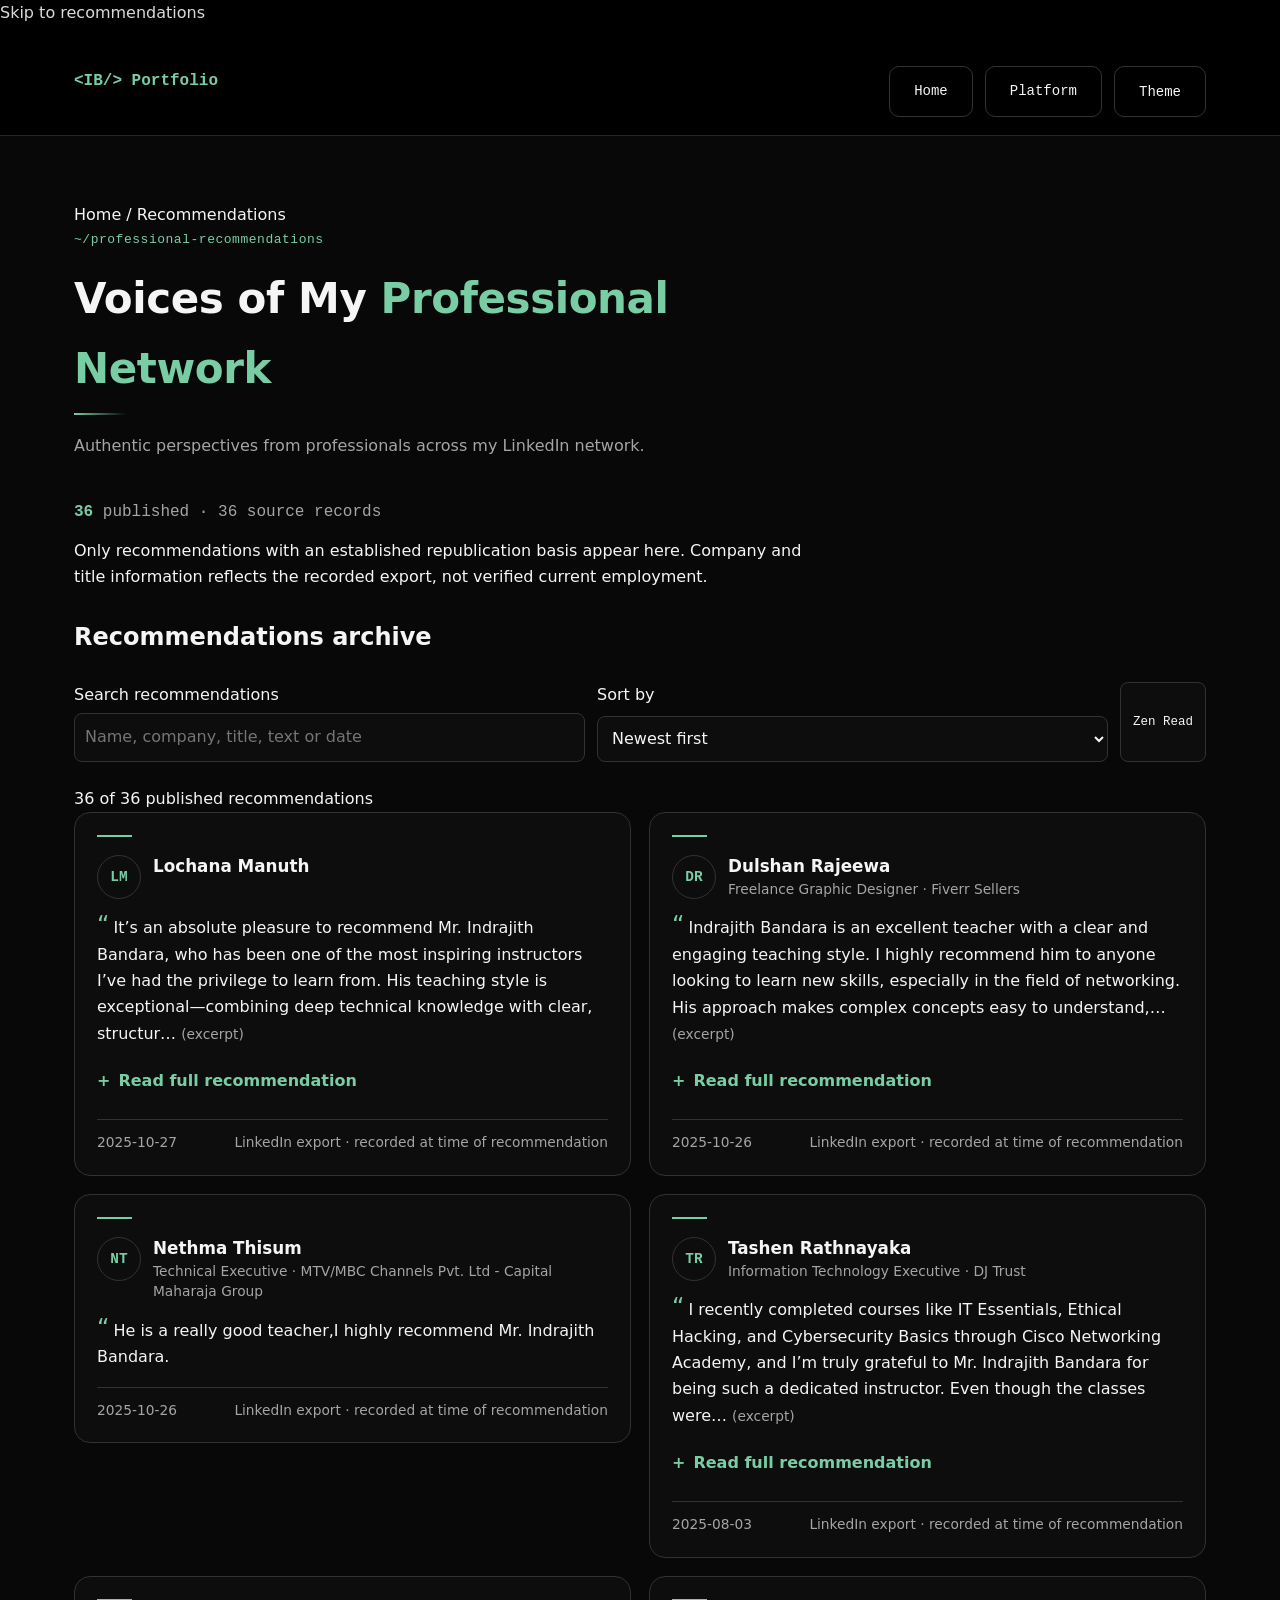
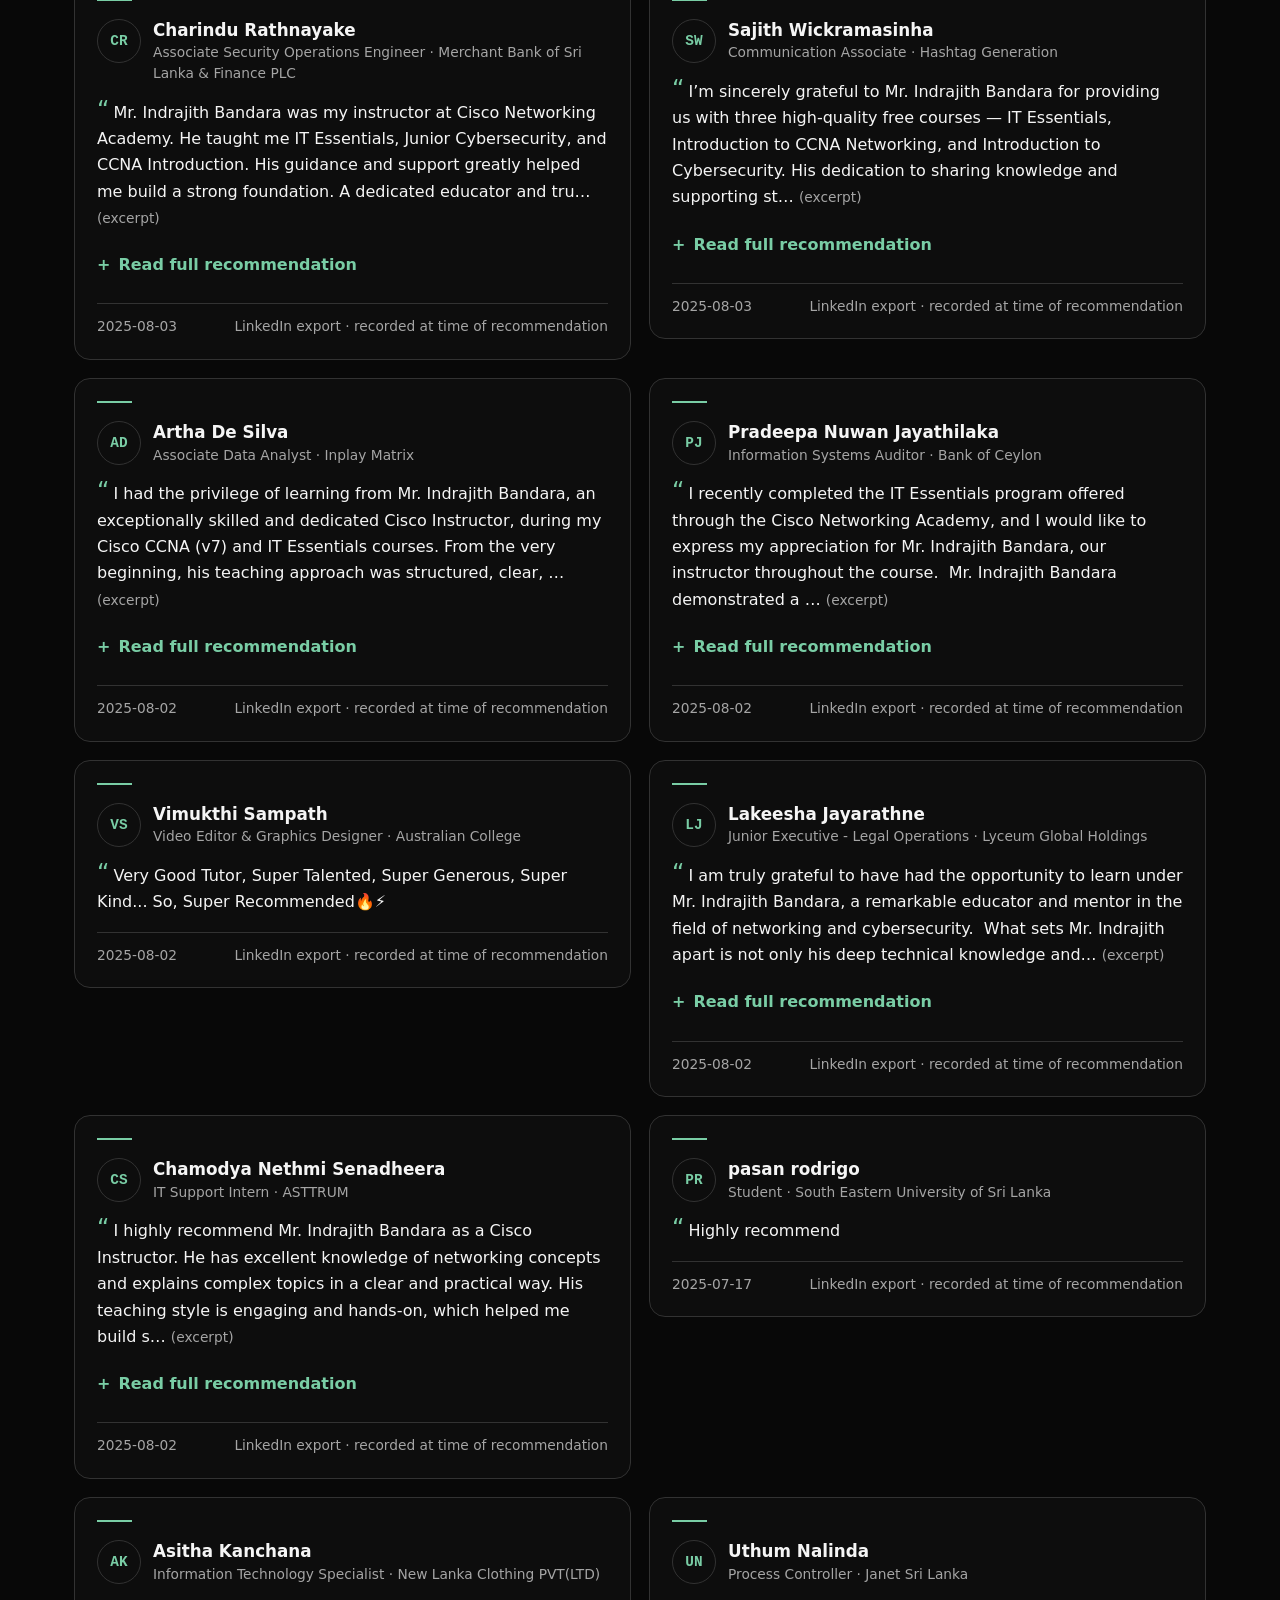
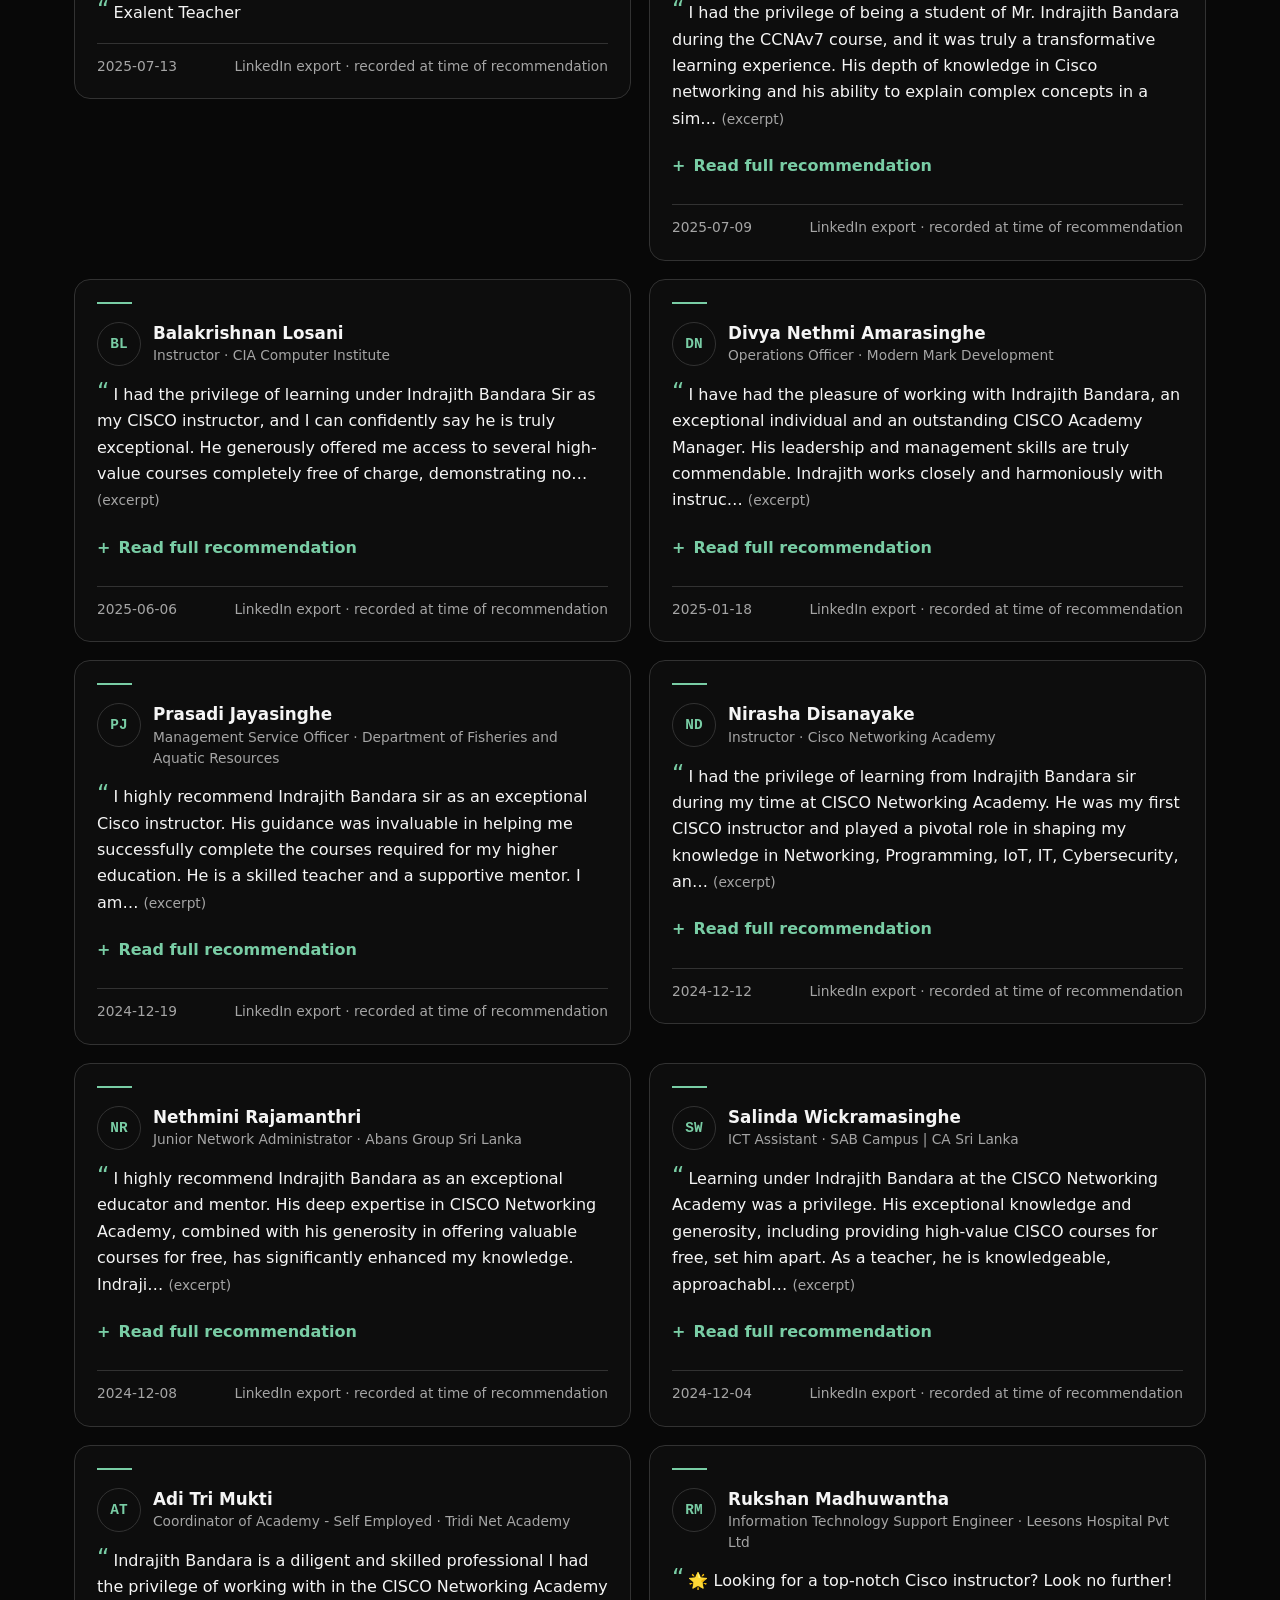
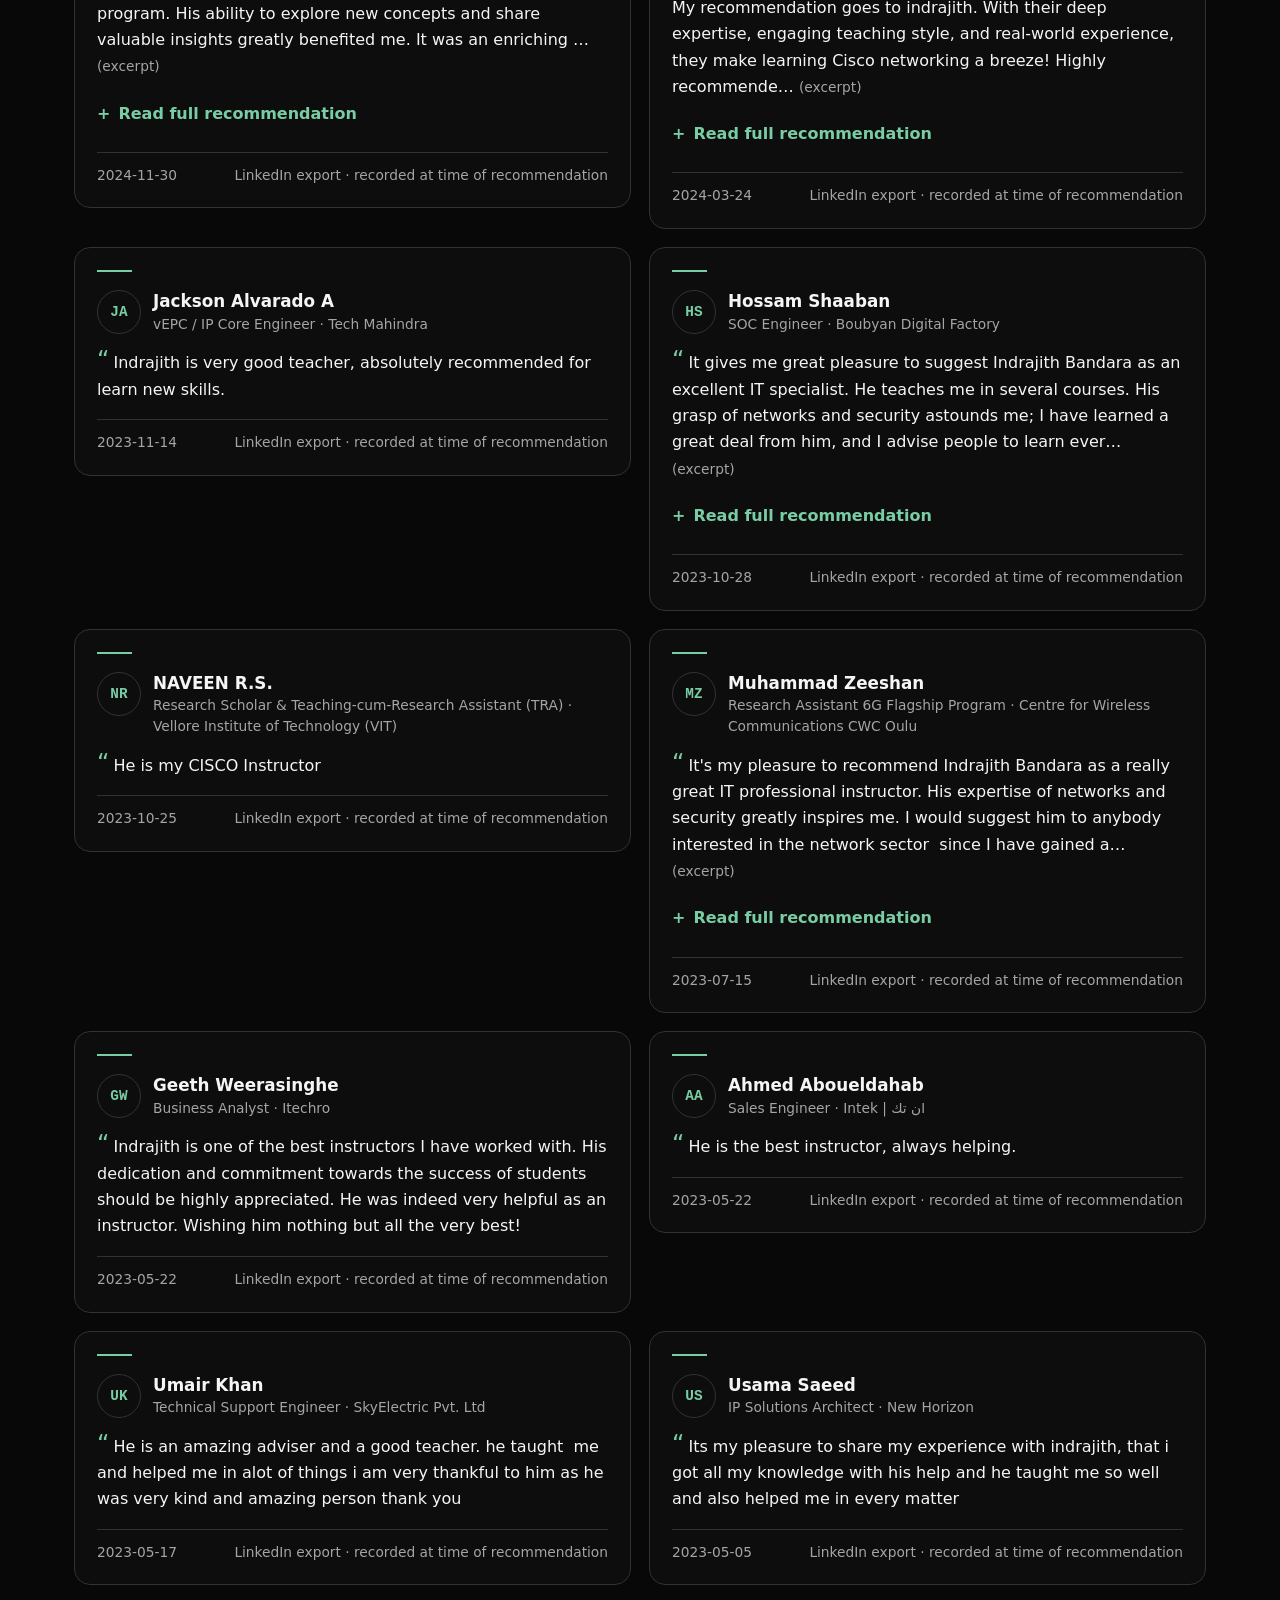
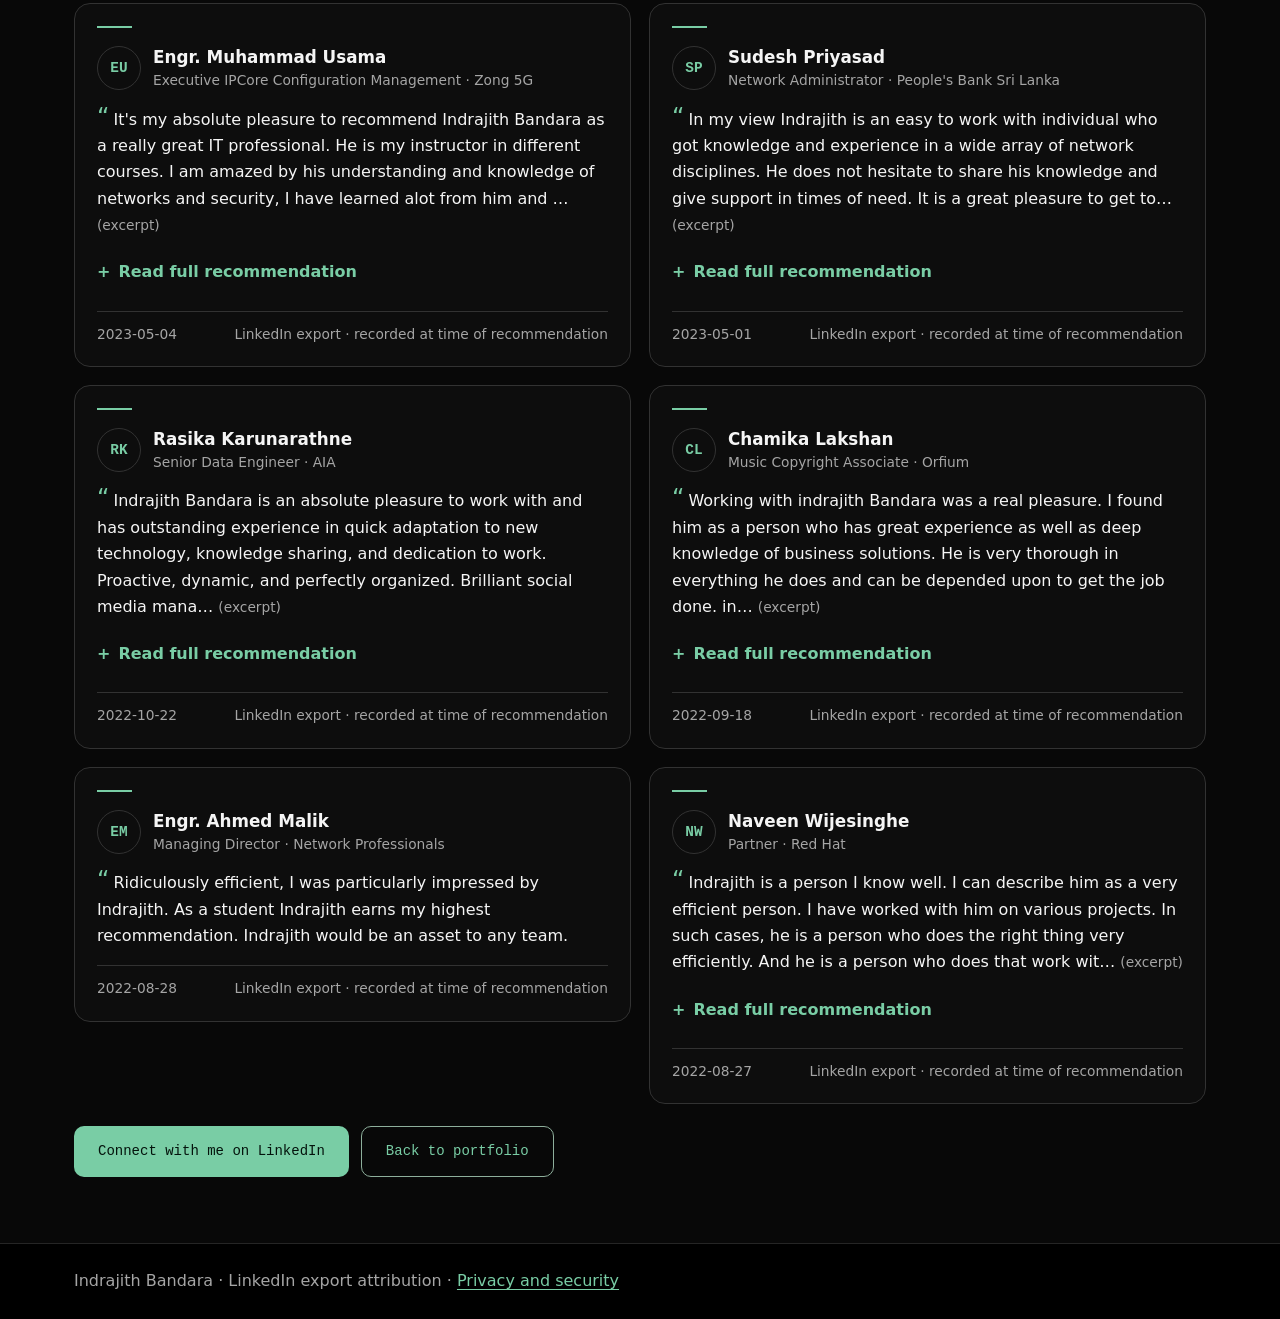
<file: recommendations/index.html>
<!doctype html>
<html lang="en">
<head>
  <meta charset="utf-8">
  <meta name="viewport" content="width=device-width,initial-scale=1">
  <meta http-equiv="Content-Security-Policy" content="default-src 'self'; script-src 'self'; style-src 'self'; font-src 'self'; img-src 'self'; connect-src 'self'; object-src 'none'; base-uri 'self'; form-action 'self'; upgrade-insecure-requests">
  <title>Professional Recommendations | Indrajith Bandara</title>
  <meta name="description" content="Explore professional perspectives from Indrajith Bandara’s LinkedIn network. Only recommendations approved for republication appear here.">
  <meta name="theme-color" content="#0a0d0c">
  <meta name="referrer" content="strict-origin-when-cross-origin">
  <link rel="canonical" href="https://indrajithbandara.is-a.dev/recommendations/">
  <meta property="og:title" content="Voices of My Professional Network | Indrajith Bandara">
  <meta property="og:description" content="Authentic professional perspectives, published with appropriate permission.">
  <meta property="og:url" content="https://indrajithbandara.is-a.dev/recommendations/">
  <meta property="og:type" content="website">
  <meta property="og:image" content="https://indrajithbandara.is-a.dev/assets/images/og-cover.png">
  <meta name="twitter:card" content="summary_large_image">
  <link rel="icon" href="../assets/icons/favicon.svg" type="image/svg+xml">
  <script src="../assets/js/preferences.js"></script>
  <link rel="stylesheet" href="../assets/css/style.css">
  <link rel="stylesheet" href="../assets/css/platform.css">
  <link rel="stylesheet" href="../assets/css/recommendations.css">
  <script src="../assets/js/main.js" defer></script>
  <script src="../assets/js/motion.js" defer></script>
  <script src="../assets/js/recommendations.js" defer></script>
</head>
<body class="recommendations-page">
  <a class="skip-link" href="#recommendations">Skip to recommendations</a>
  <header class="platform-header"><div class="container platform-header-inner"><a class="platform-brand" href="../">&lt;IB/&gt; Portfolio</a><nav class="rec-actions" aria-label="Page navigation"><a class="btn btn--ghost" href="../">Home</a><a class="btn btn--ghost" href="../platform.html">Platform</a><button id="themeToggle" class="btn btn--ghost" type="button" aria-label="Toggle light theme" aria-pressed="false">Theme</button></nav></div></header>
  <main id="recommendations" class="section section--alt"><div class="container">
    <nav aria-label="Breadcrumb"><a href="../">Home</a> / <span aria-current="page">Recommendations</span></nav>
    <div class="rec-intro"><p class="eyebrow">~/professional-recommendations</p><h1 class="section__title">Voices of My <span class="text-accent">Professional Network</span></h1><p class="section__lede">Authentic perspectives from professionals across my LinkedIn network.</p><p class="rec-count"><!-- REC:summary:START --><strong>36</strong> published · 36 source records<!-- REC:summary:END --></p><p>Only recommendations with an established republication basis appear here. Company and title information reflects the recorded export, not verified current employment.</p></div>
    <h2>Recommendations archive</h2>
    <div class="rec-controls"><label for="rec-search">Search recommendations<input id="rec-search" type="search" placeholder="Name, company, title, text or date" disabled></label><label for="rec-sort">Sort by<select id="rec-sort" disabled><option value="newest">Newest first</option><option value="oldest">Oldest first</option></select></label></div>
    <p id="rec-results" role="status" aria-live="polite"><!-- REC:results:START -->36 of 36 published recommendations<!-- REC:results:END --></p>
    <div class="rec-grid" id="rec-archive"><!-- REC:archive:START --><article class="rec-card" data-date="2025-10-27" data-rec-id="f8eec19928a50260e9abb057"><header class="rec-person"><span class="rec-avatar" aria-hidden="true">LM</span><div><h3>Lochana Manuth</h3></div></header><blockquote class="rec-excerpt">It’s an absolute pleasure to recommend Mr. Indrajith Bandara, who has been one of the most inspiring instructors I’ve had the privilege to learn from. His teaching style is exceptional—combining deep technical knowledge with clear, structur… <span class="rec-label">(excerpt)</span></blockquote><details class="rec-details"><summary>Read full recommendation</summary><blockquote class="rec-quote">It’s an absolute pleasure to recommend Mr. Indrajith Bandara, who has been one of the most inspiring instructors I’ve had the privilege to learn from. His teaching style is exceptional—combining deep technical knowledge with clear, structured explanations that make even complex cybersecurity concepts easy to understand.  Mr. Indrajith always goes beyond just delivering lessons. He genuinely cares about his students’ progress and ensures that everyone gains both theoretical understanding and hands-on practical skills. His passion for cybersecurity, attention to detail, and commitment to continuous improvement truly motivate his students to aim higher.  Under his guidance, I was able to build a strong foundation in cybersecurity and develop a real enthusiasm for the field. His patience, professionalism, and approachable nature make him not only a great instructor but also an outstanding mentor.  I’m truly grateful for his guidance and support, and I wholeheartedly recommend Indrajith Bandara to anyone looking for a knowledgeable, dedicated, and inspiring instructor in the cybersecurity domain.</blockquote></details><footer class="rec-meta"><time datetime="2025-10-27">2025-10-27</time><span>LinkedIn export · recorded at time of recommendation</span></footer></article><article class="rec-card" data-date="2025-10-26" data-rec-id="1a2d44af8821e7e5742aaa72"><header class="rec-person"><span class="rec-avatar" aria-hidden="true">DR</span><div><h3>Dulshan Rajeewa</h3><p>Freelance Graphic Designer · Fiverr Sellers</p></div></header><blockquote class="rec-excerpt">Indrajith Bandara is an excellent teacher with a clear and engaging teaching style. I highly recommend him to anyone looking to learn new skills, especially in the field of networking. His approach makes complex concepts easy to understand,… <span class="rec-label">(excerpt)</span></blockquote><details class="rec-details"><summary>Read full recommendation</summary><blockquote class="rec-quote">Indrajith Bandara is an excellent teacher with a clear and engaging teaching style. I highly recommend him to anyone looking to learn new skills, especially in the field of networking. His approach makes complex concepts easy to understand, and his dedication to helping students succeed is evident. Absolutely recommended!</blockquote></details><footer class="rec-meta"><time datetime="2025-10-26">2025-10-26</time><span>LinkedIn export · recorded at time of recommendation</span></footer></article><article class="rec-card" data-date="2025-10-26" data-rec-id="52c69e73e25bb001b4fc6d1f"><header class="rec-person"><span class="rec-avatar" aria-hidden="true">NT</span><div><h3>Nethma Thisum</h3><p>Technical Executive · MTV/MBC Channels Pvt. Ltd - Capital Maharaja Group</p></div></header><blockquote class="rec-quote">He is a really good teacher,I highly recommend Mr. Indrajith Bandara.</blockquote><footer class="rec-meta"><time datetime="2025-10-26">2025-10-26</time><span>LinkedIn export · recorded at time of recommendation</span></footer></article><article class="rec-card" data-date="2025-08-03" data-rec-id="51e6279dcb150e338e08532b"><header class="rec-person"><span class="rec-avatar" aria-hidden="true">TR</span><div><h3>Tashen Rathnayaka</h3><p>Information Technology Executive · DJ Trust</p></div></header><blockquote class="rec-excerpt">I recently completed courses like IT Essentials, Ethical Hacking, and Cybersecurity Basics through Cisco Networking Academy, and I’m truly grateful to Mr. Indrajith Bandara for being such a dedicated instructor. Even though the classes were… <span class="rec-label">(excerpt)</span></blockquote><details class="rec-details"><summary>Read full recommendation</summary><blockquote class="rec-quote">I recently completed courses like IT Essentials, Ethical Hacking, and Cybersecurity Basics through Cisco Networking Academy, and I’m truly grateful to Mr. Indrajith Bandara for being such a dedicated instructor. Even though the classes were free, he gave his full effort to teach us clearly and share real-world knowledge. His passion for IT and helping students grow was very motivating. I learned a lot thanks to his guidance, and I highly recommend him to anyone starting their journey in IT.</blockquote></details><footer class="rec-meta"><time datetime="2025-08-03">2025-08-03</time><span>LinkedIn export · recorded at time of recommendation</span></footer></article><article class="rec-card" data-date="2025-08-03" data-rec-id="4a300f6ac0b2f654fe0646ad"><header class="rec-person"><span class="rec-avatar" aria-hidden="true">CR</span><div><h3>Charindu Rathnayake</h3><p>Associate Security Operations Engineer · Merchant Bank of Sri Lanka &amp; Finance PLC</p></div></header><blockquote class="rec-excerpt">Mr. Indrajith Bandara was my instructor at Cisco Networking Academy. He taught me IT Essentials, Junior Cybersecurity, and CCNA Introduction. His guidance and support greatly helped me build a strong foundation. A dedicated educator and tru… <span class="rec-label">(excerpt)</span></blockquote><details class="rec-details"><summary>Read full recommendation</summary><blockquote class="rec-quote">Mr. Indrajith Bandara was my instructor at Cisco Networking Academy. He taught me IT Essentials, Junior Cybersecurity, and CCNA Introduction. His guidance and support greatly helped me build a strong foundation. A dedicated educator and true motivator — highly recommended.</blockquote></details><footer class="rec-meta"><time datetime="2025-08-03">2025-08-03</time><span>LinkedIn export · recorded at time of recommendation</span></footer></article><article class="rec-card" data-date="2025-08-03" data-rec-id="20345264be1094343b227ee2"><header class="rec-person"><span class="rec-avatar" aria-hidden="true">SW</span><div><h3>Sajith Wickramasinha</h3><p>Communication Associate · Hashtag Generation </p></div></header><blockquote class="rec-excerpt">I’m sincerely grateful to Mr. Indrajith Bandara for providing us with three high-quality free courses — IT Essentials, Introduction to CCNA Networking, and Introduction to Cybersecurity. His dedication to sharing knowledge and supporting st… <span class="rec-label">(excerpt)</span></blockquote><details class="rec-details"><summary>Read full recommendation</summary><blockquote class="rec-quote">I’m sincerely grateful to Mr. Indrajith Bandara for providing us with three high-quality free courses — IT Essentials, Introduction to CCNA Networking, and Introduction to Cybersecurity. His dedication to sharing knowledge and supporting students without expecting anything in return is truly inspiring.  Mr. Indrajith has a remarkable ability to simplify complex IT concepts, making them easy to understand for beginners and experienced learners alike. His teaching style is clear, engaging, and motivating.  I highly recommend Mr. Indrajith Bandara to anyone looking to learn from a passionate, knowledgeable, and generous instructor. Thank you, sir, for your support and guidance!  Highly Recommend 💯</blockquote></details><footer class="rec-meta"><time datetime="2025-08-03">2025-08-03</time><span>LinkedIn export · recorded at time of recommendation</span></footer></article><article class="rec-card" data-date="2025-08-02" data-rec-id="5b309509cd1fbafca3a332f9"><header class="rec-person"><span class="rec-avatar" aria-hidden="true">AD</span><div><h3>Artha De Silva</h3><p>Associate Data Analyst · Inplay Matrix</p></div></header><blockquote class="rec-excerpt">I had the privilege of learning from Mr. Indrajith Bandara, an exceptionally skilled and dedicated Cisco Instructor, during my Cisco CCNA (v7) and IT Essentials courses. From the very beginning, his teaching approach was structured, clear, … <span class="rec-label">(excerpt)</span></blockquote><details class="rec-details"><summary>Read full recommendation</summary><blockquote class="rec-quote">I had the privilege of learning from Mr. Indrajith Bandara, an exceptionally skilled and dedicated Cisco Instructor, during my Cisco CCNA (v7) and IT Essentials courses. From the very beginning, his teaching approach was structured, clear, and highly engaging. He went beyond simply covering the syllabus—he emphasized real-world applications, industry relevance, and effective exam strategies. His expertise in Networking, CyberOps, DevNet, and Network Security, combined with certifications such as CCNP, CCNA, and Cisco Instructor Trainer, made it clear that we were being guided by one of the best in the field.</blockquote></details><footer class="rec-meta"><time datetime="2025-08-02">2025-08-02</time><span>LinkedIn export · recorded at time of recommendation</span></footer></article><article class="rec-card" data-date="2025-08-02" data-rec-id="a7811004d73d025a07ba72c7"><header class="rec-person"><span class="rec-avatar" aria-hidden="true">PJ</span><div><h3>Pradeepa Nuwan Jayathilaka</h3><p>Information Systems Auditor · Bank of Ceylon</p></div></header><blockquote class="rec-excerpt">I recently completed the IT Essentials program offered through the Cisco Networking Academy, and I would like to express my appreciation for Mr. Indrajith Bandara, our instructor throughout the course.  Mr. Indrajith Bandara demonstrated a … <span class="rec-label">(excerpt)</span></blockquote><details class="rec-details"><summary>Read full recommendation</summary><blockquote class="rec-quote">I recently completed the IT Essentials program offered through the Cisco Networking Academy, and I would like to express my appreciation for Mr. Indrajith Bandara, our instructor throughout the course.  Mr. Indrajith Bandara demonstrated a deep and up-to-date understanding of the IT industry, not only delivering the curriculum effectively but also enriching our learning experience with real-world insights and emerging technology trends. His teaching style was clear, structured, and highly engaging, making complex technical concepts easier to understand.  He consistently encouraged us to think critically and explore beyond the syllabus, helping us build a strong foundation in hardware, networking, and troubleshooting. His dedication to student success and passion for technology were evident in every session.  I’m grateful for the guidance and knowledge shared by Mr. Indrajith Bandara, and I would highly recommend him as an instructor for anyone pursuing a path in IT.</blockquote></details><footer class="rec-meta"><time datetime="2025-08-02">2025-08-02</time><span>LinkedIn export · recorded at time of recommendation</span></footer></article><article class="rec-card" data-date="2025-08-02" data-rec-id="d005c2cc007496bec8fb195e"><header class="rec-person"><span class="rec-avatar" aria-hidden="true">VS</span><div><h3>Vimukthi Sampath</h3><p>Video Editor &amp; Graphics Designer · Australian College</p></div></header><blockquote class="rec-quote">Very Good Tutor, Super Talented, Super Generous, Super Kind... So, Super Recommended🔥⚡</blockquote><footer class="rec-meta"><time datetime="2025-08-02">2025-08-02</time><span>LinkedIn export · recorded at time of recommendation</span></footer></article><article class="rec-card" data-date="2025-08-02" data-rec-id="1a08090a8ddb763bf60e867e"><header class="rec-person"><span class="rec-avatar" aria-hidden="true">LJ</span><div><h3>Lakeesha Jayarathne</h3><p>Junior Executive - Legal Operations · Lyceum Global Holdings</p></div></header><blockquote class="rec-excerpt">I am truly grateful to have had the opportunity to learn under Mr. Indrajith Bandara, a remarkable educator and mentor in the field of networking and cybersecurity.  What sets Mr. Indrajith apart is not only his deep technical knowledge and… <span class="rec-label">(excerpt)</span></blockquote><details class="rec-details"><summary>Read full recommendation</summary><blockquote class="rec-quote">I am truly grateful to have had the opportunity to learn under Mr. Indrajith Bandara, a remarkable educator and mentor in the field of networking and cybersecurity.  What sets Mr. Indrajith apart is not only his deep technical knowledge and effective teaching style, but also his genuine commitment to helping students grow regardless of their financial background. He has made CISCO courses accessible to many of us by offering them completely free of charge or at a very low cost. This generous initiative speaks volumes about his passion for education and empowering the next generation of IT professionals.  Thanks to his support, I was able to build a strong foundation in networking and gain confidence in pursuing my goals in the cybersecurity field. His sessions were always engaging, insightful, and filled with real-world examples that made learning both meaningful and practical.  I highly recommend Mr. Indrajith Bandara to anyone looking for an inspiring, knowledgeable, and selfless mentor in the tech industry.</blockquote></details><footer class="rec-meta"><time datetime="2025-08-02">2025-08-02</time><span>LinkedIn export · recorded at time of recommendation</span></footer></article><article class="rec-card" data-date="2025-08-02" data-rec-id="e111af8fccec96968cecdadc"><header class="rec-person"><span class="rec-avatar" aria-hidden="true">CS</span><div><h3>Chamodya Nethmi Senadheera</h3><p>IT Support Intern  · ASTTRUM</p></div></header><blockquote class="rec-excerpt">I highly recommend Mr. Indrajith Bandara as a Cisco Instructor. He has excellent knowledge of networking concepts and explains complex topics in a clear and practical way. His teaching style is engaging and hands-on, which helped me build s… <span class="rec-label">(excerpt)</span></blockquote><details class="rec-details"><summary>Read full recommendation</summary><blockquote class="rec-quote">I highly recommend Mr. Indrajith Bandara as a Cisco Instructor. He has excellent knowledge of networking concepts and explains complex topics in a clear and practical way. His teaching style is engaging and hands-on, which helped me build strong skills in routing, switching, and network troubleshooting. He is supportive, approachable, and truly committed to student success. Again I strongly recommend Mr. Indrajith Bandara for any position or role related to Cisco instruction or network training. His knowledge, teaching style, and dedication make him an exceptional educator and a valuable asset to any institution.</blockquote></details><footer class="rec-meta"><time datetime="2025-08-02">2025-08-02</time><span>LinkedIn export · recorded at time of recommendation</span></footer></article><article class="rec-card" data-date="2025-07-17" data-rec-id="49f4cb29a3d6686e7e8e24e1"><header class="rec-person"><span class="rec-avatar" aria-hidden="true">PR</span><div><h3>pasan rodrigo</h3><p>Student · South Eastern University of Sri Lanka</p></div></header><blockquote class="rec-quote">Highly recommend </blockquote><footer class="rec-meta"><time datetime="2025-07-17">2025-07-17</time><span>LinkedIn export · recorded at time of recommendation</span></footer></article><article class="rec-card" data-date="2025-07-13" data-rec-id="b3fe9b45f6b336bb9ba7e41d"><header class="rec-person"><span class="rec-avatar" aria-hidden="true">AK</span><div><h3>Asitha Kanchana</h3><p>Information Technology Specialist · New Lanka Clothing PVT(LTD)</p></div></header><blockquote class="rec-quote">Exalent Teacher</blockquote><footer class="rec-meta"><time datetime="2025-07-13">2025-07-13</time><span>LinkedIn export · recorded at time of recommendation</span></footer></article><article class="rec-card" data-date="2025-07-09" data-rec-id="a7f2c2b98c0b3b298e1bac8e"><header class="rec-person"><span class="rec-avatar" aria-hidden="true">UN</span><div><h3>Uthum Nalinda</h3><p>Process Controller · Janet Sri Lanka</p></div></header><blockquote class="rec-excerpt">I had the privilege of being a student of Mr. Indrajith Bandara during the CCNAv7 course, and it was truly a transformative learning experience. His depth of knowledge in Cisco networking and his ability to explain complex concepts in a sim… <span class="rec-label">(excerpt)</span></blockquote><details class="rec-details"><summary>Read full recommendation</summary><blockquote class="rec-quote">I had the privilege of being a student of Mr. Indrajith Bandara during the CCNAv7 course, and it was truly a transformative learning experience. His depth of knowledge in Cisco networking and his ability to explain complex concepts in a simple, structured manner made a significant difference in my understanding of the subject.  Mr. Indrajith&#x27;s teaching style is both engaging and highly practical. He consistently ensured that every student grasped the core concepts, often supplementing theory with real-world examples and hands-on labs. His patience, professionalism, and passion for teaching were evident in every session.  Thanks to his guidance, I gained a strong foundation pin networking, which has greatly boosted my confidence in pursuing a career in the IT field. I’m genuinely grateful for his support and would highly recommend him to anyone looking to excel in Cisco certifications or networking in general.</blockquote></details><footer class="rec-meta"><time datetime="2025-07-09">2025-07-09</time><span>LinkedIn export · recorded at time of recommendation</span></footer></article><article class="rec-card" data-date="2025-06-06" data-rec-id="fbccd673e6e8c62c23aeade1"><header class="rec-person"><span class="rec-avatar" aria-hidden="true">BL</span><div><h3>Balakrishnan Losani</h3><p>Instructor · CIA Computer Institute </p></div></header><blockquote class="rec-excerpt">I had the privilege of learning under Indrajith Bandara Sir as my CISCO instructor, and I can confidently say he is truly exceptional. He generously offered me access to several high-value courses completely free of charge, demonstrating no… <span class="rec-label">(excerpt)</span></blockquote><details class="rec-details"><summary>Read full recommendation</summary><blockquote class="rec-quote">I had the privilege of learning under Indrajith Bandara Sir as my CISCO instructor, and I can confidently say he is truly exceptional. He generously offered me access to several high-value courses completely free of charge, demonstrating not only his expertise but also his dedication to student success.  Beyond teaching, he provides excellent guidance on both technical concepts and future career development. His knowledge spans across key areas such as Cybersecurity, Networking, and Data Science, making him a well-rounded and insightful mentor.  I highly recommend Indrajith Bandara Sir to anyone seeking expert instruction and mentorship in the IT and networking fields.</blockquote></details><footer class="rec-meta"><time datetime="2025-06-06">2025-06-06</time><span>LinkedIn export · recorded at time of recommendation</span></footer></article><article class="rec-card" data-date="2025-01-18" data-rec-id="ccddf810d46ff519c5c9cf84"><header class="rec-person"><span class="rec-avatar" aria-hidden="true">DN</span><div><h3>Divya Nethmi Amarasinghe</h3><p>Operations Officer · Modern Mark Development</p></div></header><blockquote class="rec-excerpt">I have had the pleasure of working with Indrajith Bandara, an exceptional individual and an outstanding CISCO Academy Manager. His leadership and management skills are truly commendable. Indrajith works closely and harmoniously with instruc… <span class="rec-label">(excerpt)</span></blockquote><details class="rec-details"><summary>Read full recommendation</summary><blockquote class="rec-quote">I have had the pleasure of working with Indrajith Bandara, an exceptional individual and an outstanding CISCO Academy Manager. His leadership and management skills are truly commendable. Indrajith works closely and harmoniously with instructors, fostering a positive and productive environment. His expertise in Networking, Cybersecurity, and Data Science is unparalleled, making him a highly proficient and knowledgeable professional in these fields. Indrajith&#x27;s dedication and passion for his work are evident in all that he does, and I am confident that anyone who has the opportunity to work with him will benefit greatly from his insights and expertise.</blockquote></details><footer class="rec-meta"><time datetime="2025-01-18">2025-01-18</time><span>LinkedIn export · recorded at time of recommendation</span></footer></article><article class="rec-card" data-date="2024-12-19" data-rec-id="a475d67799996f2d67de1df4"><header class="rec-person"><span class="rec-avatar" aria-hidden="true">PJ</span><div><h3>Prasadi Jayasinghe</h3><p>Management Service Officer · Department of Fisheries and Aquatic Resources</p></div></header><blockquote class="rec-excerpt">I highly recommend Indrajith Bandara sir as an exceptional Cisco instructor. His guidance was invaluable in helping me successfully complete the courses required for my higher education. He is a skilled teacher and a supportive mentor. I am… <span class="rec-label">(excerpt)</span></blockquote><details class="rec-details"><summary>Read full recommendation</summary><blockquote class="rec-quote">I highly recommend Indrajith Bandara sir as an exceptional Cisco instructor. His guidance was invaluable in helping me successfully complete the courses required for my higher education. He is a skilled teacher and a supportive mentor. I am grateful for the opportunity to learn from him.</blockquote></details><footer class="rec-meta"><time datetime="2024-12-19">2024-12-19</time><span>LinkedIn export · recorded at time of recommendation</span></footer></article><article class="rec-card" data-date="2024-12-12" data-rec-id="a8e8e749a2e7a7d61931d53d"><header class="rec-person"><span class="rec-avatar" aria-hidden="true">ND</span><div><h3>Nirasha Disanayake</h3><p>Instructor · Cisco Networking Academy</p></div></header><blockquote class="rec-excerpt">I had the privilege of learning from Indrajith Bandara sir during my time at CISCO Networking Academy. He was my first CISCO instructor and played a pivotal role in shaping my knowledge in Networking, Programming, IoT, IT, Cybersecurity, an… <span class="rec-label">(excerpt)</span></blockquote><details class="rec-details"><summary>Read full recommendation</summary><blockquote class="rec-quote">I had the privilege of learning from Indrajith Bandara sir during my time at CISCO Networking Academy. He was my first CISCO instructor and played a pivotal role in shaping my knowledge in Networking, Programming, IoT, IT, Cybersecurity, and Data Engineering. His deep understanding of complex subjects, combined with his generosity in providing access to valuable courses, made learning an enriching experience. Having a mentor like him was truly a remarkable opportunity in my educational journey.</blockquote></details><footer class="rec-meta"><time datetime="2024-12-12">2024-12-12</time><span>LinkedIn export · recorded at time of recommendation</span></footer></article><article class="rec-card" data-date="2024-12-08" data-rec-id="54568e3b8c58cd224d401e58"><header class="rec-person"><span class="rec-avatar" aria-hidden="true">NR</span><div><h3>Nethmini Rajamanthri</h3><p>Junior Network Administrator · Abans Group Sri Lanka</p></div></header><blockquote class="rec-excerpt">I highly recommend Indrajith Bandara as an exceptional educator and mentor. His deep expertise in CISCO Networking Academy, combined with his generosity in offering valuable courses for free, has significantly enhanced my knowledge. Indraji… <span class="rec-label">(excerpt)</span></blockquote><details class="rec-details"><summary>Read full recommendation</summary><blockquote class="rec-quote">I highly recommend Indrajith Bandara as an exceptional educator and mentor. His deep expertise in CISCO Networking Academy, combined with his generosity in offering valuable courses for free, has significantly enhanced my knowledge. Indrajith Sir&#x27;s teaching style is engaging, supportive, and inspiring, making it a privilege to learn from him.</blockquote></details><footer class="rec-meta"><time datetime="2024-12-08">2024-12-08</time><span>LinkedIn export · recorded at time of recommendation</span></footer></article><article class="rec-card" data-date="2024-12-04" data-rec-id="eb080962160da42dc8c5bdec"><header class="rec-person"><span class="rec-avatar" aria-hidden="true">SW</span><div><h3>Salinda Wickramasinghe</h3><p>ICT Assistant · SAB Campus | CA Sri Lanka</p></div></header><blockquote class="rec-excerpt">Learning under Indrajith Bandara at the CISCO Networking Academy was a privilege. His exceptional knowledge and generosity, including providing high-value CISCO courses for free, set him apart. As a teacher, he is knowledgeable, approachabl… <span class="rec-label">(excerpt)</span></blockquote><details class="rec-details"><summary>Read full recommendation</summary><blockquote class="rec-quote">Learning under Indrajith Bandara at the CISCO Networking Academy was a privilege. His exceptional knowledge and generosity, including providing high-value CISCO courses for free, set him apart. As a teacher, he is knowledgeable, approachable, and genuinely kind, making the learning experience invaluable. I highly recommend him.</blockquote></details><footer class="rec-meta"><time datetime="2024-12-04">2024-12-04</time><span>LinkedIn export · recorded at time of recommendation</span></footer></article><article class="rec-card" data-date="2024-11-30" data-rec-id="917170e5daa17ec5791a9da9"><header class="rec-person"><span class="rec-avatar" aria-hidden="true">AT</span><div><h3>Adi Tri Mukti</h3><p>Coordinator of Academy - Self Employed · Tridi Net Academy</p></div></header><blockquote class="rec-excerpt">Indrajith Bandara is a diligent and skilled professional I had the privilege of working with in the CISCO Networking Academy program. His ability to explore new concepts and share valuable insights greatly benefited me. It was an enriching … <span class="rec-label">(excerpt)</span></blockquote><details class="rec-details"><summary>Read full recommendation</summary><blockquote class="rec-quote">Indrajith Bandara is a diligent and skilled professional I had the privilege of working with in the CISCO Networking Academy program. His ability to explore new concepts and share valuable insights greatly benefited me. It was an enriching experience collaborating with him, and I’m thankful for the opportunity.</blockquote></details><footer class="rec-meta"><time datetime="2024-11-30">2024-11-30</time><span>LinkedIn export · recorded at time of recommendation</span></footer></article><article class="rec-card" data-date="2024-03-24" data-rec-id="58f1a5617066156a63e4db37"><header class="rec-person"><span class="rec-avatar" aria-hidden="true">RM</span><div><h3>Rukshan Madhuwantha</h3><p>Information Technology Support Engineer · Leesons Hospital Pvt Ltd</p></div></header><blockquote class="rec-excerpt">🌟 Looking for a top-notch Cisco instructor? Look no further! My recommendation goes to indrajith. With their deep expertise, engaging teaching style, and real-world experience, they make learning Cisco networking a breeze! Highly recommende… <span class="rec-label">(excerpt)</span></blockquote><details class="rec-details"><summary>Read full recommendation</summary><blockquote class="rec-quote">🌟 Looking for a top-notch Cisco instructor? Look no further! My recommendation goes to indrajith. With their deep expertise, engaging teaching style, and real-world experience, they make learning Cisco networking a breeze! Highly recommended! 👍 #Cisco #Networking #Expert</blockquote></details><footer class="rec-meta"><time datetime="2024-03-24">2024-03-24</time><span>LinkedIn export · recorded at time of recommendation</span></footer></article><article class="rec-card" data-date="2023-11-14" data-rec-id="2575991590d225f4810f7ad0"><header class="rec-person"><span class="rec-avatar" aria-hidden="true">JA</span><div><h3>Jackson Alvarado A</h3><p>vEPC / IP Core Engineer · Tech Mahindra</p></div></header><blockquote class="rec-quote">Indrajith is very good teacher, absolutely recommended for learn new skills.</blockquote><footer class="rec-meta"><time datetime="2023-11-14">2023-11-14</time><span>LinkedIn export · recorded at time of recommendation</span></footer></article><article class="rec-card" data-date="2023-10-28" data-rec-id="4e4e8764f45771abfe1ef4c3"><header class="rec-person"><span class="rec-avatar" aria-hidden="true">HS</span><div><h3>Hossam Shaaban</h3><p>SOC Engineer · Boubyan Digital Factory</p></div></header><blockquote class="rec-excerpt">It gives me great pleasure to suggest Indrajith Bandara as an excellent IT specialist. He teaches me in several courses. His grasp of networks and security astounds me; I have learned a great deal from him, and I advise people to learn ever… <span class="rec-label">(excerpt)</span></blockquote><details class="rec-details"><summary>Read full recommendation</summary><blockquote class="rec-quote">It gives me great pleasure to suggest Indrajith Bandara as an excellent IT specialist. He teaches me in several courses. His grasp of networks and security astounds me; I have learned a great deal from him, and I advise people to learn everything there is to know about the subject. In addition, he strives to assist each pupil and is a very modest man. His efforts have actually impacted me, and I have come to see him as a very significant asset.</blockquote></details><footer class="rec-meta"><time datetime="2023-10-28">2023-10-28</time><span>LinkedIn export · recorded at time of recommendation</span></footer></article><article class="rec-card" data-date="2023-10-25" data-rec-id="fc4d52ddb64b5e78dbff720c"><header class="rec-person"><span class="rec-avatar" aria-hidden="true">NR</span><div><h3>NAVEEN R.S.</h3><p>Research Scholar &amp; Teaching-cum-Research Assistant (TRA) · Vellore Institute of Technology (VIT)</p></div></header><blockquote class="rec-quote">He is my CISCO Instructor</blockquote><footer class="rec-meta"><time datetime="2023-10-25">2023-10-25</time><span>LinkedIn export · recorded at time of recommendation</span></footer></article><article class="rec-card" data-date="2023-07-15" data-rec-id="a83718632cbb5883f7d0f3a9"><header class="rec-person"><span class="rec-avatar" aria-hidden="true">MZ</span><div><h3>Muhammad Zeeshan</h3><p>Research Assistant 6G Flagship Program · Centre for Wireless Communications CWC Oulu</p></div></header><blockquote class="rec-excerpt">It&#x27;s my pleasure to recommend Indrajith Bandara as a really great IT professional instructor. His expertise of networks and security greatly inspires me. I would suggest him to anybody interested in the network sector  since I have gained a… <span class="rec-label">(excerpt)</span></blockquote><details class="rec-details"><summary>Read full recommendation</summary><blockquote class="rec-quote">It&#x27;s my pleasure to recommend Indrajith Bandara as a really great IT professional instructor. His expertise of networks and security greatly inspires me. I would suggest him to anybody interested in the network sector  since I have gained a lot from his expertise and skills. He greatly aided me in learning about cybersecurity, and I was deeply inspired by his efforts.</blockquote></details><footer class="rec-meta"><time datetime="2023-07-15">2023-07-15</time><span>LinkedIn export · recorded at time of recommendation</span></footer></article><article class="rec-card" data-date="2023-05-22" data-rec-id="662dc33ba61cb1291767d8f8"><header class="rec-person"><span class="rec-avatar" aria-hidden="true">GW</span><div><h3>Geeth Weerasinghe</h3><p>Business Analyst · Itechro</p></div></header><blockquote class="rec-quote">Indrajith is one of the best instructors I have worked with. His dedication and commitment towards the success of students should be highly appreciated. He was indeed very helpful as an instructor. Wishing him nothing but all the very best!</blockquote><footer class="rec-meta"><time datetime="2023-05-22">2023-05-22</time><span>LinkedIn export · recorded at time of recommendation</span></footer></article><article class="rec-card" data-date="2023-05-22" data-rec-id="6bf137574cb9ed93ae2f5417"><header class="rec-person"><span class="rec-avatar" aria-hidden="true">AA</span><div><h3>Ahmed Aboueldahab</h3><p>Sales Engineer · Intek | ان تك</p></div></header><blockquote class="rec-quote">He is the best instructor, always helping.</blockquote><footer class="rec-meta"><time datetime="2023-05-22">2023-05-22</time><span>LinkedIn export · recorded at time of recommendation</span></footer></article><article class="rec-card" data-date="2023-05-17" data-rec-id="3ef1c11f889cac9a685e5d7b"><header class="rec-person"><span class="rec-avatar" aria-hidden="true">UK</span><div><h3>Umair Khan</h3><p>Technical Support Engineer · SkyElectric Pvt. Ltd</p></div></header><blockquote class="rec-quote">He is an amazing adviser and a good teacher. he taught  me and helped me in alot of things i am very thankful to him as he was very kind and amazing person thank you</blockquote><footer class="rec-meta"><time datetime="2023-05-17">2023-05-17</time><span>LinkedIn export · recorded at time of recommendation</span></footer></article><article class="rec-card" data-date="2023-05-05" data-rec-id="e3881ad8fdab26c022fed344"><header class="rec-person"><span class="rec-avatar" aria-hidden="true">US</span><div><h3>Usama Saeed</h3><p>IP Solutions Architect · New Horizon</p></div></header><blockquote class="rec-quote">Its my pleasure to share my experience with indrajith, that i got all my knowledge with his help and he taught me so well and also helped me in every matter</blockquote><footer class="rec-meta"><time datetime="2023-05-05">2023-05-05</time><span>LinkedIn export · recorded at time of recommendation</span></footer></article><article class="rec-card" data-date="2023-05-04" data-rec-id="88bba25d900d0decc3acb703"><header class="rec-person"><span class="rec-avatar" aria-hidden="true">EU</span><div><h3>Engr. Muhammad Usama</h3><p>Executive IPCore Configuration Management · Zong 5G</p></div></header><blockquote class="rec-excerpt">It&#x27;s my absolute pleasure to recommend Indrajith Bandara as a really great IT professional. He is my instructor in different courses. I am amazed by his understanding and knowledge of networks and security, I have learned alot from him and … <span class="rec-label">(excerpt)</span></blockquote><details class="rec-details"><summary>Read full recommendation</summary><blockquote class="rec-quote">It&#x27;s my absolute pleasure to recommend Indrajith Bandara as a really great IT professional. He is my instructor in different courses. I am amazed by his understanding and knowledge of networks and security, I have learned alot from him and recommend others to get all information related to stated field. He is also a very humble person and tries to help every student. I am really touched by his efforts and came to know him as a truly valuable asset.</blockquote></details><footer class="rec-meta"><time datetime="2023-05-04">2023-05-04</time><span>LinkedIn export · recorded at time of recommendation</span></footer></article><article class="rec-card" data-date="2023-05-01" data-rec-id="366939843a73c4dbfdb93c2b"><header class="rec-person"><span class="rec-avatar" aria-hidden="true">SP</span><div><h3>Sudesh Priyasad</h3><p>Network Administrator · People&#x27;s Bank Sri Lanka</p></div></header><blockquote class="rec-excerpt">In my view Indrajith is an easy to work with individual who got knowledge and experience in a wide array of network disciplines. He does not hesitate to share his knowledge and give support in times of need. It is a great pleasure to get to… <span class="rec-label">(excerpt)</span></blockquote><details class="rec-details"><summary>Read full recommendation</summary><blockquote class="rec-quote">In my view Indrajith is an easy to work with individual who got knowledge and experience in a wide array of network disciplines. He does not hesitate to share his knowledge and give support in times of need. It is a great pleasure to get to know him and learn from him.</blockquote></details><footer class="rec-meta"><time datetime="2023-05-01">2023-05-01</time><span>LinkedIn export · recorded at time of recommendation</span></footer></article><article class="rec-card" data-date="2022-10-22" data-rec-id="b35518553dd8cceef578f2ed"><header class="rec-person"><span class="rec-avatar" aria-hidden="true">RK</span><div><h3>Rasika Karunarathne</h3><p>Senior Data Engineer · AIA</p></div></header><blockquote class="rec-excerpt">Indrajith Bandara is an absolute pleasure to work with and has outstanding experience in quick adaptation to new technology, knowledge sharing, and dedication to work. Proactive, dynamic, and perfectly organized. Brilliant social media mana… <span class="rec-label">(excerpt)</span></blockquote><details class="rec-details"><summary>Read full recommendation</summary><blockquote class="rec-quote">Indrajith Bandara is an absolute pleasure to work with and has outstanding experience in quick adaptation to new technology, knowledge sharing, and dedication to work. Proactive, dynamic, and perfectly organized. Brilliant social media manager. Excellent and result driven. Works towards maximal customer satisfaction. He is ready to deal with difficult situations and solve problems on time. He always takes care of the job. Indrajith Bandara always maintains excellent relations with co-workers and clients. He definitely shines in a fast-paced environment. Definitely worth recommending.</blockquote></details><footer class="rec-meta"><time datetime="2022-10-22">2022-10-22</time><span>LinkedIn export · recorded at time of recommendation</span></footer></article><article class="rec-card" data-date="2022-09-18" data-rec-id="30b15108d89342a86537328a"><header class="rec-person"><span class="rec-avatar" aria-hidden="true">CL</span><div><h3>Chamika Lakshan</h3><p>Music Copyright Associate · Orfium</p></div></header><blockquote class="rec-excerpt">Working with indrajith Bandara was a real pleasure. I found him as a person who has great experience as well as deep knowledge of business solutions. He is very thorough in everything he does and can be depended upon to get the job done. in… <span class="rec-label">(excerpt)</span></blockquote><details class="rec-details"><summary>Read full recommendation</summary><blockquote class="rec-quote">Working with indrajith Bandara was a real pleasure. I found him as a person who has great experience as well as deep knowledge of business solutions. He is very thorough in everything he does and can be depended upon to get the job done. indrajith Bandara is dedicated, self-motivated, methodical, and very capable. Is always capable of adapting to new working environments. Very positive attitude towards work. Ambitious and independent expert. He denotes a lot of analytical capability and willingness for both his personal &amp; professional development. He learns quickly and I would have no hesitation in working with indrajith Bandara again in the future.</blockquote></details><footer class="rec-meta"><time datetime="2022-09-18">2022-09-18</time><span>LinkedIn export · recorded at time of recommendation</span></footer></article><article class="rec-card" data-date="2022-08-28" data-rec-id="e72c685c73abbedf18898b4d"><header class="rec-person"><span class="rec-avatar" aria-hidden="true">EM</span><div><h3>Engr. Ahmed Malik</h3><p>Managing Director · Network Professionals</p></div></header><blockquote class="rec-quote">Ridiculously efficient, I was particularly impressed by Indrajith. As a student Indrajith earns my highest recommendation. Indrajith would be an asset to any team.</blockquote><footer class="rec-meta"><time datetime="2022-08-28">2022-08-28</time><span>LinkedIn export · recorded at time of recommendation</span></footer></article><article class="rec-card" data-date="2022-08-27" data-rec-id="0111ad01913675c8e74e1df1"><header class="rec-person"><span class="rec-avatar" aria-hidden="true">NW</span><div><h3>Naveen Wijesinghe</h3><p>Partner · Red Hat</p></div></header><blockquote class="rec-excerpt">Indrajith is a person I know well. I can describe him as a very efficient person. I have worked with him on various projects. In such cases, he is a person who does the right thing very efficiently. And he is a person who does that work wit… <span class="rec-label">(excerpt)</span></blockquote><details class="rec-details"><summary>Read full recommendation</summary><blockquote class="rec-quote">Indrajith is a person I know well. I can describe him as a very efficient person. I have worked with him on various projects. In such cases, he is a person who does the right thing very efficiently. And he is a person who does that work with great dedication. According to different fields, he is able to adjust himself in the right way and finish things in the right way.</blockquote></details><footer class="rec-meta"><time datetime="2022-08-27">2022-08-27</time><span>LinkedIn export · recorded at time of recommendation</span></footer></article><!-- REC:archive:END --></div>
    <p id="rec-no-results" class="rec-empty" hidden>No matching recommendations. Try a different search.</p>
    <div class="rec-actions"><a class="btn btn--solid" href="https://www.linkedin.com/in/indrajithbandara/">Connect with me on LinkedIn</a><a class="btn btn--outline" href="../#recommendations">Back to portfolio</a></div>
  </div></main>
  <footer class="platform-footer"><div class="container">Indrajith Bandara · LinkedIn export attribution · <a href="../#privacy">Privacy and security</a></div></footer>
  <button class="back-to-top" id="backToTop" type="button" aria-label="Back to top">↑</button>
</body>
</html>
</file>
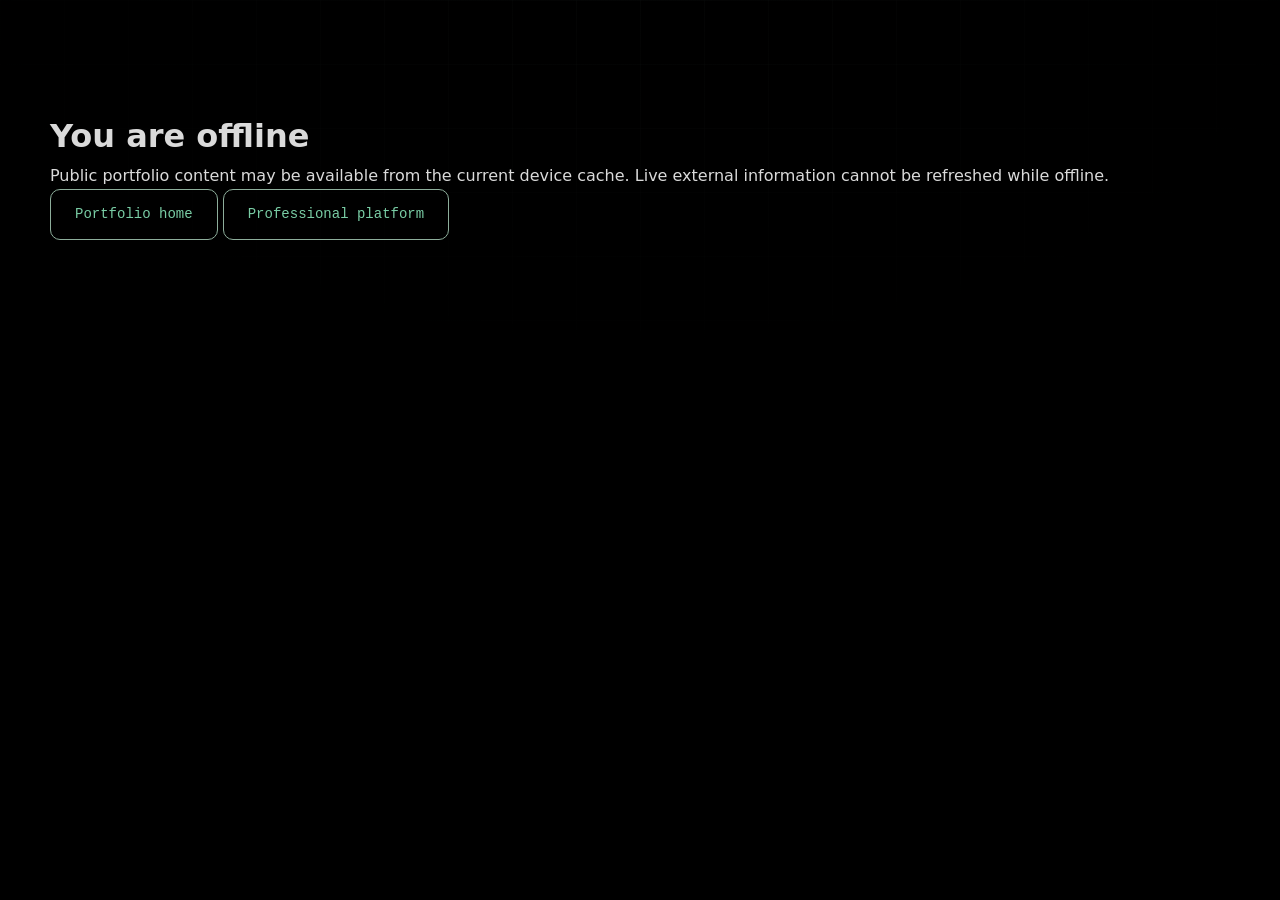
<file: offline.html>
<!doctype html><html lang="en"><head><meta charset="UTF-8"><meta http-equiv="Content-Security-Policy" content="default-src 'self'; script-src 'self'; style-src 'self'; object-src 'none'; base-uri 'self'"><meta name="viewport" content="width=device-width, initial-scale=1"><title>Offline — Indrajith Bandara</title><link rel="stylesheet" href="assets/css/style.css"></head><body><main class="container section"><h1>You are offline</h1><p>Public portfolio content may be available from the current device cache. Live external information cannot be refreshed while offline.</p><p><a href="index.html" class="btn btn--outline">Portfolio home</a> <a href="platform.html" class="btn btn--outline">Professional platform</a></p></main></body></html>
</file>
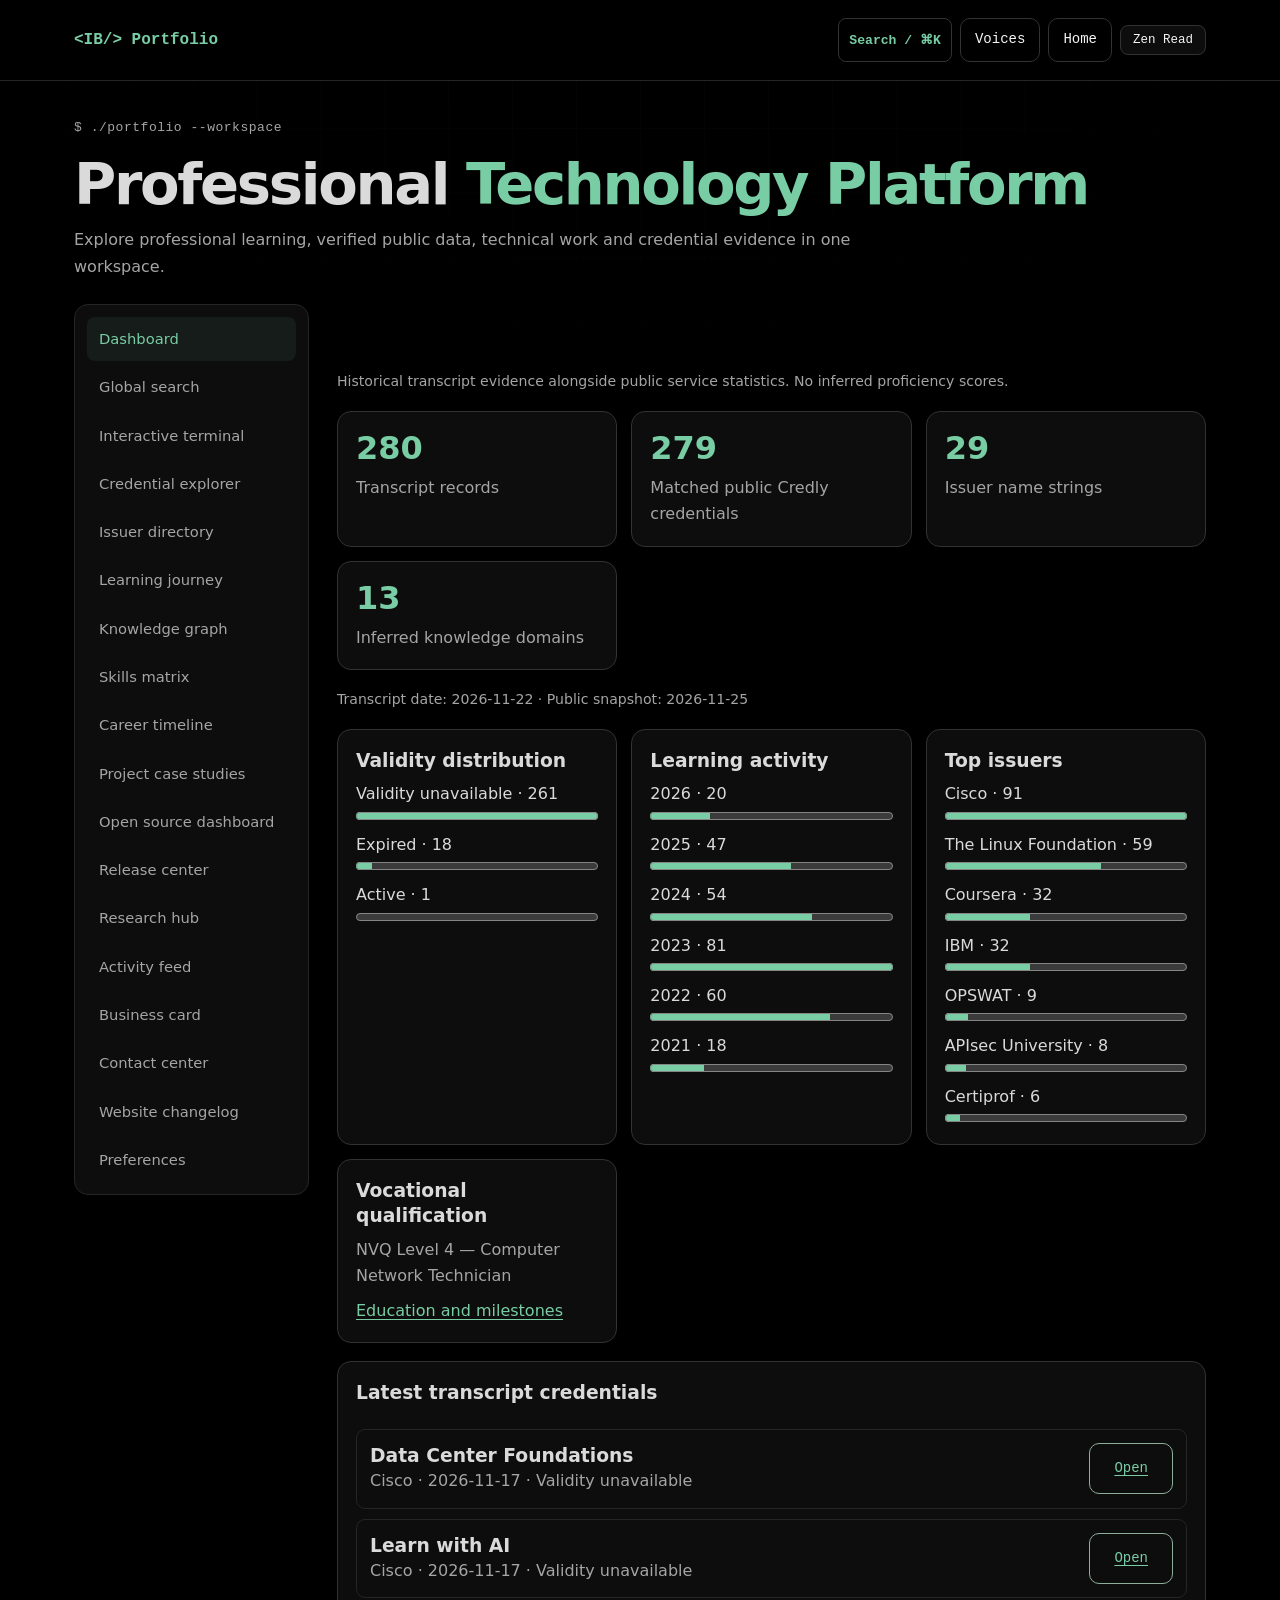
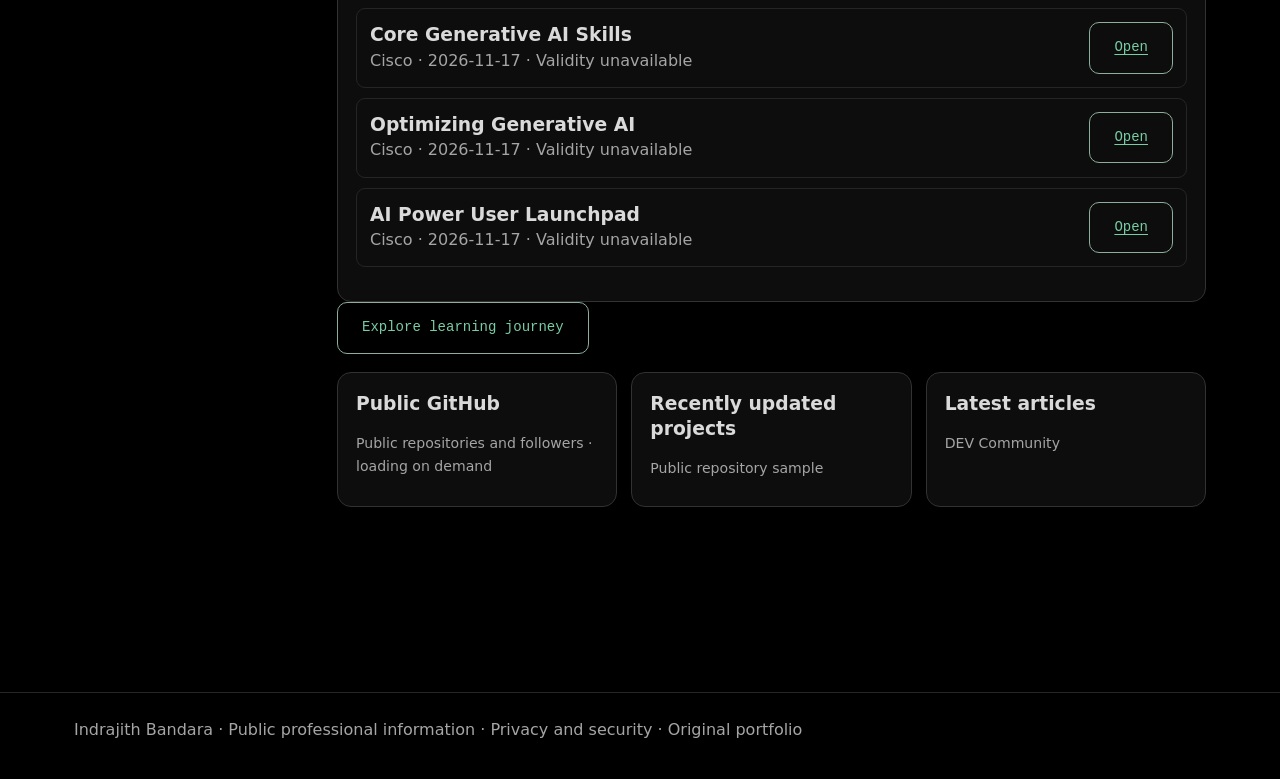
<file: platform.html>
<!doctype html>
<html lang="en">
<head>
  <meta charset="UTF-8">
  <meta http-equiv="Content-Security-Policy" content="default-src 'self'; script-src 'self'; style-src 'self'; font-src 'self'; img-src 'self' https://images.credly.com data:; connect-src 'self' https://api.github.com https://dev.to; object-src 'none'; base-uri 'self'; form-action 'self' mailto:; upgrade-insecure-requests">
  <meta name="viewport" content="width=device-width, initial-scale=1.0">
  <title>Professional Technology Platform — Indrajith Bandara</title>
  <meta name="description" content="Explore evidence-supported credentials, professional learning, projects, technical research and public activity.">
  <meta name="theme-color" content="#0a0d0c">
  <meta name="referrer" content="strict-origin-when-cross-origin">
  <link rel="canonical" href="https://indrajithbandara.is-a.dev/platform.html">
  <meta property="og:title" content="Indrajith Bandara — Professional Technology Platform">
  <meta property="og:description" content="Credentials, professional learning, open-source work and research.">
  <meta property="og:image" content="https://indrajithbandara.is-a.dev/assets/images/og-cover.png">
  <link rel="icon" href="assets/icons/favicon.svg" type="image/svg+xml">
  <link rel="manifest" href="manifest.webmanifest">
  <script src="assets/js/preferences.js"></script>
  <link rel="stylesheet" href="assets/css/style.css">
  <link rel="stylesheet" href="assets/css/roadmap.css">
  <link rel="stylesheet" href="assets/css/platform.css">
  <script src="assets/js/platform-data.js" defer></script>
  <script src="assets/js/skills.js" defer></script>
  <script src="assets/js/platform-shell.js" defer></script>
  <script src="assets/js/platform.js" defer></script>
  <script src="assets/js/motion.js" defer></script>
</head>
<body class="platform-page">
  <a class="skip-link" href="#platform-view">Skip to workspace</a>
  <header class="platform-header"><div class="container platform-header-inner"><a class="platform-brand" href="index.html">&lt;IB/&gt; Portfolio</a><div class="platform-header-actions"><button type="button" data-open-palette class="palette-launch" aria-label="Open command palette">Search / ⌘K</button><a class="btn btn--ghost" href="recommendations/">Voices</a><a class="btn btn--ghost" href="index.html">Home</a></div></div></header>
  <p id="offline-status" class="platform-offline" role="status" hidden></p>
  <main class="container"><div class="platform-intro"><p class="eyebrow">$ ./portfolio --workspace</p><h1>Professional <span class="text-accent">Technology Platform</span></h1><p>Explore professional learning, verified public data, technical work and credential evidence in one workspace.</p></div>
    <div class="platform-shell"><nav class="platform-nav" aria-label="Platform sections"><a href="#dashboard">Dashboard</a><a href="#search">Global search</a><a href="#terminal">Interactive terminal</a><a href="#credentials">Credential explorer</a><a href="#issuers">Issuer directory</a><a href="#journey">Learning journey</a><a href="#graph">Knowledge graph</a><a href="#skills">Skills matrix</a><a href="#career">Career timeline</a><a href="#projects">Project case studies</a><a href="#opensource">Open source dashboard</a><a href="#releases">Release center</a><a href="#research">Research hub</a><a href="#activity">Activity feed</a><a href="#card">Business card</a><a href="#contact">Contact center</a><a href="#changelog">Website changelog</a><a href="#settings">Preferences</a></nav><section id="platform-view" class="platform-view" aria-labelledby="view-title" tabindex="-1"><h2 id="view-title">Welcome to the platform</h2><p>Choose a section to explore the public evidence and tools.</p><noscript><p>Interactive features require JavaScript. <a href="index.html">The original portfolio</a> and <a href="https://www.credly.com/users/indrajithbandara">public Credly profile</a> remain available.</p></noscript></section></div>
  </main><footer class="platform-footer"><div class="container">Indrajith Bandara · Public professional information · <a href="index.html#privacy">Privacy and security</a> · <a href="index.html">Original portfolio</a><div class="platform-app-actions"><button type="button" id="install-app" class="btn btn--outline" hidden>Install</button><button type="button" id="update-app" class="btn btn--outline" hidden>Update app</button></div></div></footer>
</body></html>
</file>
<file: assets/css/style.css>
/* =========================================================
   Indrajith Bandara — Portfolio
   Design tokens: black/dark-gray base, terminal-green accent
   Display: Space Grotesk · Body: Inter · Mono: JetBrains Mono
   ========================================================= */

:root {
  /* Calm Obsidian — Dark Mode */
  --bg: #000000;
  --bg-alt: #080808;
  --surface: #0D0D0D;
  --surface-2: #161616;
  --border: #252525;
  --border-strong: #323232;
  --text: #F5F5F5;
  --text-body: #DADADA;
  --text-dim: #A5A5A5;
  --text-faint: #A5A5A5;
  --accent: #79CDA5;
  --accent-dim: #8DAE9B;
  --accent-soft: #8DAE9B;
  --accent-glow: rgba(121, 205, 165, 0.08);
  --shadow-soft: 0 18px 40px -22px rgba(0, 0, 0, 0.85);
  --danger: #ff6b6b;

  /* type */
  --font-display: system-ui, -apple-system, BlinkMacSystemFont, "Segoe UI", sans-serif;
  --font-body: system-ui, -apple-system, BlinkMacSystemFont, "Segoe UI", sans-serif;
  --font-mono: ui-monospace, SFMono-Regular, Consolas, "Liberation Mono", monospace;

  /* layout */
  --container: 1180px;
  --radius: 10px;
  --radius-lg: 16px;
  --transition: 0.25s ease;
}

/* ---------- light theme override ---------- */
:root[data-theme="light"] {
  /* Calm Editorial — Light Mode */
  --bg: #F8F9F5;
  --bg-alt: #E8EFE7;
  --surface: #FFFFFF;
  --surface-2: #E8EFE7;
  --border: #DCE4DD;
  --border-strong: #C6D2C7;
  --text: #293630;
  --text-body: #293630;
  --text-dim: #596960;
  --text-faint: #596960;
  --accent: #365B48;
  --accent-dim: #72917C;
  --accent-soft: #365B48;
  --accent-glow: rgba(114, 145, 124, 0.10);
  --shadow-soft: 0 10px 28px -18px rgba(41, 54, 48, 0.14);
}

/* ---------- reset ---------- */
* { margin: 0; padding: 0; box-sizing: border-box; }
html { scroll-behavior: smooth; }
@media (prefers-reduced-motion: reduce) {
  html:not([data-motion]) { scroll-behavior: auto; }
  html:not([data-motion]) * { animation-duration: 0.001ms !important; animation-iteration-count: 1 !important; transition-duration: 0.001ms !important; }
}

body {
  background: var(--bg);
  color: var(--text-body, var(--text));
  font-family: var(--font-body);
  font-size: 16px;
  line-height: 1.65;
  -webkit-font-smoothing: antialiased;
  overflow-x: hidden;
}

img { max-width: 100%; display: block; }
a { color: inherit; text-decoration: none; }
ul { list-style: none; }
button { font-family: inherit; cursor: pointer; border: none; background: none; color: inherit; }
input, textarea { font-family: inherit; }

::selection { background: var(--accent); color: #04130c; }

:focus-visible {
  outline: 2px solid var(--accent);
  outline-offset: 3px;
  border-radius: 4px;
}

.container {
  width: 100%;
  max-width: var(--container);
  margin: 0 auto;
  padding: 0 24px;
}

/* faint grid texture across whole page */
body::before {
  content: "";
  position: fixed;
  inset: 0;
  background-image:
    linear-gradient(rgba(255,255,255,0.025) 1px, transparent 1px),
    linear-gradient(90deg, rgba(255,255,255,0.025) 1px, transparent 1px);
  background-size: 48px 48px;
  pointer-events: none;
  z-index: 0;
  mask-image: radial-gradient(ellipse 80% 60% at 50% 0%, black 0%, transparent 70%);
}

/* ---------- typography helpers ---------- */
.text-accent { color: var(--accent); }
.text-accent-soft { color: var(--accent-soft); }

.eyebrow {
  font-family: var(--font-mono);
  font-size: 13px;
  letter-spacing: 0.04em;
  color: var(--accent);
  display: inline-flex;
  align-items: center;
  gap: 8px;
  margin-bottom: 14px;
}
.eyebrow__dot {
  width: 6px; height: 6px;
  border-radius: 50%;
  background: var(--accent);
  box-shadow: 0 0 8px var(--accent);
  animation: pulse 1.6s ease-in-out infinite;
}
@keyframes pulse { 0%,100% { opacity: 1; } 50% { opacity: 0.35; } }

.section__title {
  font-family: var(--font-display);
  font-size: clamp(28px, 4vw, 42px);
  font-weight: 600;
  letter-spacing: -0.01em;
  margin-bottom: 18px;
}
.section__lede {
  color: var(--text-dim);
  max-width: 600px;
  margin-bottom: 40px;
}

.chip {
  font-family: var(--font-mono);
  font-size: 12.5px;
  color: var(--accent-soft);
  border: 1px solid var(--border-strong);
  border-radius: 999px;
  padding: 6px 14px;
  background: var(--surface);
}

/* ---------- buttons ---------- */
.btn {
  display: inline-flex;
  align-items: center;
  gap: 10px;
  font-family: var(--font-mono);
  font-size: 14px;
  font-weight: 500;
  padding: 13px 24px;
  border-radius: var(--radius);
  transition: transform var(--transition), box-shadow var(--transition), background var(--transition), border-color var(--transition);
  white-space: nowrap;
}
.btn--solid {
  background: var(--accent);
  color: #04130c;
}
.btn--solid:hover { transform: translateY(-2px); box-shadow: 0 8px 24px var(--accent-glow); }
.btn--ghost {
  border: 1px solid var(--border-strong);
  color: var(--text);
}
.btn--ghost:hover { border-color: var(--accent); color: var(--accent); transform: translateY(-2px); }
.btn--outline{border:1px solid var(--accent-dim);color:var(--accent);background:transparent;}
.btn--outline:hover{border-color:var(--accent);background:var(--accent-glow);transform:translateY(-2px);}
.btn--full { width: 100%; justify-content: center; }

/* =========================================================
   PRELOADER
   ========================================================= */
.preloader {
  position: fixed; inset: 0; z-index: 999;
  background: var(--bg);
  display: flex; align-items: center; justify-content: center;
  font-family: var(--font-mono);
  font-size: 28px; letter-spacing: 0.05em;
  transition: opacity 0.5s ease, visibility 0.5s ease;
}
.preloader__text { color: var(--accent); margin: 0 6px; }
.preloader__bracket { color: var(--text-faint); }
.preloader.is-hidden { opacity: 0; visibility: hidden; pointer-events: none; }

/* =========================================================
   NAV
   ========================================================= */
.nav {
  position: fixed; top: 0; left: 0; right: 0; z-index: 100;
  background: var(--bg);
  border-bottom: 1px solid transparent;
  transition: border-color var(--transition), background var(--transition);
}
.nav.is-scrolled { border-bottom-color: var(--border); background: var(--bg); }

.nav__inner {
  display: flex; align-items: center; justify-content: space-between;
  height: 72px;
}
.nav__logo {
  font-family: var(--font-mono);
  font-size: 18px; font-weight: 600;
  letter-spacing: 0.02em;
}
.nav__logo-bracket { color: var(--accent); }

.nav__links { display: flex; align-items: center; gap: 28px; }
.nav__link {
  font-family: var(--font-mono);
  font-size: 13.5px;
  color: var(--text-dim);
  position: relative;
  transition: color var(--transition);
}
.nav__link::after {
  content: ""; position: absolute; left: 0; bottom: -6px;
  width: 0; height: 1px; background: var(--accent);
  transition: width var(--transition);
}
.nav__link:hover { color: var(--text); }
.nav__link:hover::after { width: 100%; }
.nav__link--cta {
  color: var(--accent);
  border: 1px solid var(--accent-dim);
  border-radius: 6px;
  padding: 7px 14px;
}
.nav__link--cta::after { display: none; }
.nav__link--cta:hover { background: var(--accent-glow); }

.nav__toggle {
  display: none;
  flex-direction: column; gap: 5px;
  width: 28px; height: 20px;
}
.nav__toggle span { display: block; height: 2px; width: 100%; background: var(--text); border-radius: 2px; transition: var(--transition); }

.nav__actions { display: flex; align-items: center; gap: 14px; }
.theme-toggle {
  width: 44px; height: 44px;
  border: 1px solid var(--border-strong);
  border-radius: 50%;
  display: flex; align-items: center; justify-content: center;
  color: var(--accent);
  transition: var(--transition);
}
.theme-toggle:hover { border-color: var(--accent); }
.theme-toggle__moon { display: none; }
:root[data-theme="light"] .theme-toggle__sun { display: none; }
:root[data-theme="light"] .theme-toggle__moon { display: block; }

/* =========================================================
   HERO
   ========================================================= */
.hero {
  position: relative;
  min-height: 100vh;
  display: flex; align-items: center;
  padding: 120px 0 80px;
  overflow: hidden;
}
.hero__net {
  position: absolute; inset: 0; z-index: 0;
  opacity: 0.6;
}
.hero__grid {
  position: relative; z-index: 1;
  display: grid;
  grid-template-columns: 1fr 1.1fr;
  gap: 56px;
  align-items: center;
}

.eyebrow { display: flex; }

.hero__title {
  font-family: var(--font-display);
  font-size: clamp(40px, 6.4vw, 68px);
  font-weight: 700;
  line-height: 1.05;
  letter-spacing: -0.01em;
  margin-bottom: 18px;
}
.hero__subtitle {
  font-size: 16px;
  color: var(--text-dim);
  margin-bottom: 16px;
}
.hero__mission {
  font-family: var(--font-mono);
  font-size: 13.5px;
  color: var(--accent-soft);
  border-left: 2px solid var(--accent-dim);
  padding-left: 14px;
  margin-bottom: 34px;
  max-width: 480px;
}
.hero__cta { display: flex; gap: 16px; flex-wrap: wrap; margin-bottom: 32px; }
.hero__socials { display: flex; gap: 14px; }

.social-icon {
  display: flex; align-items: center; justify-content: center;
  width: 38px; height: 38px;
  border: 1px solid var(--border-strong);
  border-radius: 50%;
  color: var(--text-dim);
  transition: var(--transition);
}
.social-icon:hover { color: var(--accent); border-color: var(--accent); transform: translateY(-2px); }

/* terminal card */
.terminal {
  background: var(--surface);
  border: 1px solid var(--border-strong);
  border-radius: var(--radius-lg);
  overflow: hidden;
  box-shadow: 0 30px 60px -20px rgba(0,0,0,0.6), 0 0 0 1px rgba(0,224,143,0.04);
}
.terminal__bar {
  display: flex; align-items: center; gap: 8px;
  padding: 12px 16px;
  background: var(--surface-2);
  border-bottom: 1px solid var(--border);
}
.terminal__dot { width: 10px; height: 10px; border-radius: 50%; }
.terminal__dot--r { background: #ff5f57; }
.terminal__dot--y { background: #febc2e; }
.terminal__dot--g { background: #28c840; }
.terminal__title {
  margin-left: 8px;
  font-family: var(--font-mono);
  font-size: 12px;
  color: var(--text-faint);
}
.terminal__body {
  padding: 22px 20px 28px;
  font-family: var(--font-mono);
  font-size: 14px;
  min-height: 220px;
}
.terminal__line { color: var(--text-dim); margin-bottom: 4px; }
.terminal__prompt { color: var(--accent); margin-right: 6px; }
.terminal__out {
  color: var(--text);
  margin: 4px 0 16px 0;
  min-height: 1.4em;
  font-weight: 500;
}
.terminal__out--role { color: var(--accent-soft); font-weight: 400; }
.terminal__cursor { animation: blink 1s step-end infinite; color: var(--accent); }
@keyframes blink { 50% { opacity: 0; } }

.scroll-cue {
  position: absolute; bottom: 28px; left: 50%; transform: translateX(-50%);
  width: 26px; height: 42px;
  border: 1px solid var(--border-strong);
  border-radius: 14px;
  display: flex; justify-content: center; padding-top: 8px;
  z-index: 1;
}
.scroll-cue span {
  width: 4px; height: 8px; border-radius: 2px; background: var(--accent);
  animation: scrollcue 1.6s ease infinite;
}
@keyframes scrollcue { 0% { opacity: 1; transform: translateY(0); } 70% { opacity: 0; transform: translateY(14px); } 100% { opacity: 0; } }

/* =========================================================
   SECTIONS (generic)
   ========================================================= */
.section { position: relative; padding: 110px 0; z-index: 1; }
.section--alt { background: var(--bg-alt); }

/* ---------- ABOUT ---------- */
.about__grid {
  display: grid;
  grid-template-columns: 320px 1fr;
  gap: 56px;
  align-items: start;
}
.photo-frame {
  position: relative;
  border-radius: var(--radius-lg);
  overflow: hidden;
  border: 1px solid var(--border-strong);
  aspect-ratio: 4/5;
  background: var(--surface);
}
.photo-frame img { width: 100%; height: 100%; object-fit: cover; }
.photo-frame__tag {
  position: absolute; bottom: 12px; left: 12px;
  font-family: var(--font-mono); font-size: 11px;
  background: rgba(10,13,12,0.7);
  color: var(--accent);
  padding: 4px 10px; border-radius: 6px;
  border: 1px solid var(--border-strong);
}
.about__copy p { color: var(--text-dim); margin-bottom: 16px; }
.about__roles { display: flex; flex-wrap: wrap; gap: 10px; margin: 26px 0 36px; }

.about__stats { display: flex; gap: 40px; flex-wrap: wrap; }
.stat { display: flex; flex-direction: column; }
.stat__num, .stat__plus {
  font-family: var(--font-display);
  font-size: 34px; font-weight: 700; color: var(--accent);
  display: inline;
}
.stat__label { font-family: var(--font-mono); font-size: 12px; color: var(--text-faint); margin-top: 4px; }

/* ---------- SKILLS ---------- */
.skills__grid {
  display: grid;
  grid-template-columns: repeat(3, 1fr);
  gap: 40px;
}
.skills__col-title {
  font-family: var(--font-mono);
  font-size: 13px; letter-spacing: 0.04em;
  color: var(--text-faint);
  text-transform: uppercase;
  margin-bottom: 22px;
  padding-bottom: 10px;
  border-bottom: 1px solid var(--border);
}
.skill { margin-bottom: 18px; }
.skill__head {
  display: flex; justify-content: space-between;
  font-size: 14px; margin-bottom: 8px;
}
.skill__pct { font-family: var(--font-mono); color: var(--accent-soft); font-size: 12.5px; }
.skill__bar {
  height: 6px; border-radius: 4px;
  background: var(--surface-2);
  overflow: hidden;
}
.skill__fill {
  display: block; height: 100%; width: 0%;
  border-radius: 4px;
  background: linear-gradient(90deg, var(--accent-dim), var(--accent));
  box-shadow: 0 0 12px var(--accent-glow);
  transition: width 1.2s cubic-bezier(0.16, 1, 0.3, 1);
}

/* ---------- TIMELINE ---------- */
.timeline { position: relative; max-width: 760px; margin: 0 auto; padding-left: 28px; }
.timeline::before {
  content: ""; position: absolute; left: 5px; top: 6px; bottom: 6px;
  width: 1px; background: var(--border-strong);
}
.timeline__item { position: relative; margin-bottom: 34px; }
.timeline__item:last-child { margin-bottom: 0; }
.timeline__dot {
  position: absolute; left: -28px; top: 6px;
  width: 11px; height: 11px; border-radius: 50%;
  background: var(--bg); border: 2px solid var(--accent);
  box-shadow: 0 0 0 4px var(--bg);
}
.timeline__card {
  background: var(--surface);
  border: 1px solid var(--border);
  border-radius: var(--radius);
  padding: 24px 26px;
}
.timeline__date {
  font-family: var(--font-mono); font-size: 11.5px;
  color: var(--accent); letter-spacing: 0.04em;
}
.timeline__card h3 { font-family: var(--font-display); font-size: 19px; margin: 8px 0 4px; }
.timeline__org { color: var(--text-faint); font-size: 13.5px; margin-bottom: 10px; }
.timeline__card p:last-child { color: var(--text-dim); font-size: 14.5px; }
.timeline--compact { max-width: 100%; }

/* ---------- CERTIFICATIONS ---------- */
.cert__grid {
  display: grid;
  grid-template-columns: repeat(auto-fit, minmax(230px, 1fr));
  gap: 22px;
  margin-bottom: 56px;
}
.cert-card {
  background: var(--surface);
  border: 1px solid var(--border);
  border-radius: var(--radius);
  padding: 26px;
  transition: border-color var(--transition), transform var(--transition);
}
.cert-card:hover { border-color: var(--accent-dim); transform: translateY(-4px); }
.cert-card__icon { color: var(--accent); font-size: 18px; }
.cert-card h3 { font-family: var(--font-display); font-size: 16.5px; margin: 12px 0 8px; }
.cert-card p { color: var(--text-dim); font-size: 13.5px; }

.partners__label {
  font-family: var(--font-mono); font-size: 12.5px;
  color: var(--text-faint); margin-bottom: 18px;
}
.partners__grid { display: flex; flex-wrap: wrap; gap: 12px; }
.partner-pill {
  font-family: var(--font-mono); font-size: 12.5px;
  border: 1px solid var(--border-strong);
  border-radius: 999px; padding: 8px 16px;
  color: var(--text-dim);
  transition: var(--transition);
}
.partner-pill:hover { color: var(--accent); border-color: var(--accent); }

/* ---------- BADGES ---------- */
.badges__grid {
  display: grid;
  grid-template-columns: repeat(auto-fit, minmax(140px, 1fr));
  gap: 16px;
}
.badge-card {
  background: var(--surface);
  border: 1px solid var(--border);
  border-radius: var(--radius);
  padding: 22px 12px;
  display: flex; flex-direction: column; align-items: center; gap: 10px;
  text-align: center;
  font-family: var(--font-mono); font-size: 12.5px;
  color: var(--text-dim);
  transition: var(--transition);
}
.badge-card:hover { border-color: var(--accent-dim); transform: translateY(-3px); color: var(--text); }
.badge-card__glyph { font-size: 26px; }

/* ---------- PROJECTS ---------- */
.projects__grid {
  display: grid;
  grid-template-columns: repeat(auto-fit, minmax(270px, 1fr));
  gap: 22px;
}
.project-card {
  position: relative;
  background: var(--surface);
  border: 1px solid var(--border);
  border-radius: var(--radius-lg);
  padding: 26px;
  transition: transform var(--transition), border-color var(--transition), box-shadow var(--transition);
}
.project-card:hover {
  transform: translateY(-6px);
  border-color: var(--accent-dim);
  box-shadow: 0 20px 40px -20px rgba(0,224,143,0.12);
}
.project-card__top { display: flex; justify-content: space-between; align-items: center; margin-bottom: 18px; }
.project-card__icon { font-size: 22px; }
.project-card__links { display: flex; gap: 10px; }
.project-card__links a {
  width: 30px; height: 30px; border-radius: 8px;
  border: 1px solid var(--border-strong);
  display: flex; align-items: center; justify-content: center;
  color: var(--text-dim); font-size: 13px;
  transition: var(--transition);
}
.project-card__links a:hover { color: var(--accent); border-color: var(--accent); }
.project-card h3 { font-family: var(--font-display); font-size: 18px; margin-bottom: 8px; }
.project-card p { color: var(--text-dim); font-size: 14px; margin-bottom: 18px; }
.project-card__tags { display: flex; gap: 8px; flex-wrap: wrap; }
.project-card__tags span {
  font-family: var(--font-mono); font-size: 11px;
  color: var(--accent-soft);
  border: 1px solid var(--border);
  border-radius: 999px; padding: 4px 10px;
}

/* ---------- TEACHING ---------- */
.teaching__grid {
  display: grid;
  grid-template-columns: repeat(auto-fit, minmax(250px, 1fr));
  gap: 22px;
}
.teaching-card {
  border-left: 2px solid var(--accent-dim);
  padding: 6px 0 6px 22px;
}
.teaching-card h3 { font-family: var(--font-display); font-size: 17px; margin-bottom: 8px; }
.teaching-card p { color: var(--text-dim); font-size: 14px; }

/* ---------- ACHIEVEMENTS ---------- */
.achieve__grid {
  display: grid;
  grid-template-columns: repeat(auto-fit, minmax(220px, 1fr));
  gap: 22px;
}
.achieve-card {
  background: var(--surface);
  border: 1px solid var(--border);
  border-radius: var(--radius);
  padding: 28px 24px;
}
.achieve-card__num {
  display: block;
  font-family: var(--font-display);
  font-size: 30px; font-weight: 700;
  color: var(--accent);
  margin-bottom: 10px;
}
.achieve-card p { color: var(--text-dim); font-size: 14px; }

/* ---------- TESTIMONIALS ---------- */
.testimonials__grid {
  display: grid;
  grid-template-columns: repeat(auto-fit, minmax(260px, 1fr));
  gap: 22px;
}
.testimonial-card {
  background: var(--surface);
  border: 1px solid var(--border);
  border-radius: var(--radius);
  padding: 28px;
}
.testimonial-card p { color: var(--text-dim); font-size: 14.5px; font-style: italic; margin-bottom: 16px; }
.testimonial-card footer { font-family: var(--font-mono); font-size: 12.5px; color: var(--accent-soft); }

/* ---------- CONTACT ---------- */
.contact__grid {
  display: grid;
  grid-template-columns: 1.3fr 1fr;
  gap: 40px;
}
.contact-form {
  background: var(--surface);
  border: 1px solid var(--border);
  border-radius: var(--radius-lg);
  padding: 32px;
}
.form-row { margin-bottom: 18px; }
.form-row label {
  display: block; font-family: var(--font-mono); font-size: 12.5px;
  color: var(--text-faint); margin-bottom: 8px;
}
.form-row input, .form-row textarea {
  width: 100%;
  background: var(--surface-2);
  border: 1px solid var(--border-strong);
  border-radius: 8px;
  padding: 12px 14px;
  color: var(--text);
  font-size: 14px;
  transition: border-color var(--transition);
  resize: vertical;
}
.form-row input:focus, .form-row textarea:focus { border-color: var(--accent); outline: none; }
.form-note { margin-top: 14px; font-family: var(--font-mono); font-size: 13px; color: var(--accent-soft); min-height: 1.2em; }

.contact-info { display: flex; flex-direction: column; gap: 14px; }
.contact-link {
  display: flex; align-items: center; gap: 16px;
  background: var(--surface);
  border: 1px solid var(--border);
  border-radius: var(--radius);
  padding: 18px 20px;
  font-size: 14px;
  transition: var(--transition);
}
.contact-link:hover { border-color: var(--accent-dim); transform: translateX(4px); }
.contact-link__icon {
  width: 38px; height: 38px; flex-shrink: 0;
  display: flex; align-items: center; justify-content: center;
  border-radius: 50%; border: 1px solid var(--border-strong);
  color: var(--accent); font-family: var(--font-mono); font-size: 13px;
}
.contact-link strong { font-family: var(--font-display); font-size: 14.5px; }

/* ---------- GITHUB STATS ---------- */
.ghstats__grid {
  display: grid;
  grid-template-columns: 1fr 1fr;
  gap: 20px;
}
.ghstats__img {
  width: 100%;
  border: 1px solid var(--border);
  border-radius: var(--radius);
  background: var(--surface);
}
.ghstats__img--wide { grid-column: 1 / -1; }
.ghstats__note {
  margin-top: 18px;
  font-family: var(--font-mono); font-size: 12px;
  color: var(--text-faint);
}

/* ---------- GALLERY ---------- */
.gallery__grid {
  display: grid;
  grid-template-columns: repeat(auto-fit, minmax(180px, 1fr));
  gap: 18px;
}
.gallery-item {
  background: var(--surface);
  border: 1px solid var(--border);
  border-radius: var(--radius);
  aspect-ratio: 4/3;
  display: flex; flex-direction: column; align-items: center; justify-content: center;
  gap: 10px;
  transition: var(--transition);
}
.gallery-item span { font-size: 30px; }
.gallery-item figcaption { font-family: var(--font-mono); font-size: 12px; color: var(--text-faint); text-align: center; padding: 0 10px; }
.gallery-item:hover { border-color: var(--accent-dim); transform: translateY(-3px); }

/* ---------- BLOG ---------- */
.blog__grid {
  display: grid;
  grid-template-columns: repeat(auto-fit, minmax(250px, 1fr));
  gap: 22px;
}
.blog-card {
  background: var(--surface);
  border: 1px solid var(--border);
  border-radius: var(--radius);
  padding: 26px;
  transition: var(--transition);
}
.blog-card:hover { border-color: var(--accent-dim); transform: translateY(-4px); }
.blog-card__tag {
  font-family: var(--font-mono); font-size: 11px;
  color: var(--accent-soft);
  border: 1px solid var(--border);
  border-radius: 999px; padding: 4px 10px;
  display: inline-block; margin-bottom: 14px;
}
.blog-card h3 { font-family: var(--font-display); font-size: 17px; margin-bottom: 8px; }
.blog-card p { color: var(--text-dim); font-size: 14px; }

/* ---------- VISITOR BADGE ---------- */
.visitor-badge { margin: 0 auto 18px; display: block; opacity: 0.85; }

/* =========================================================
   FOOTER
   ========================================================= */
.footer { padding: 64px 0 36px; text-align: center; border-top: 1px solid var(--border); position: relative; z-index: 1; }
.footer__tagline { color: var(--text-dim); max-width: 460px; margin: 16px auto 22px; font-size: 14px; }
.footer__socials { display: flex; justify-content: center; gap: 14px; margin-bottom: 26px; }
.footer__copy { color: var(--text-faint); font-size: 12.5px; font-family: var(--font-mono); }

.back-to-top {
  position: fixed; bottom: 26px; right: 26px; z-index: 90;
  width: 44px; height: 44px; border-radius: 50%;
  background: var(--surface);
  border: 1px solid var(--border-strong);
  color: var(--accent);
  display: flex; align-items: center; justify-content: center;
  opacity: 0; visibility: hidden; transform: translateY(10px);
  transition: var(--transition);
}
.back-to-top.is-visible { opacity: 1; visibility: visible; transform: translateY(0); }
.back-to-top:hover { background: var(--accent); color: #04130c; }

/* =========================================================
   SCROLL-REVEAL ANIMATION
   ========================================================= */
/* Content is visible by default; only intersecting elements animate once. */

/* =========================================================
   RESPONSIVE
   ========================================================= */
@media (max-width: 980px) {
  .hero__grid { grid-template-columns: 1fr; }
  .hero__terminal { order: 2; }
  .about__grid { grid-template-columns: 1fr; }
  .photo-frame { max-width: 320px; }
  .skills__grid { grid-template-columns: repeat(2, 1fr); }
  .contact__grid { grid-template-columns: 1fr; }
}

@media (max-width: 760px) {
  .ghstats__grid { grid-template-columns: 1fr; }
  .nav__links {
    position: absolute; top: 72px; left: 0; right: 0;
    background: var(--bg);
    flex-direction: column; align-items: flex-start;
    gap: 0; padding: 8px 24px 18px;
    border-bottom: 1px solid var(--border);
    transform: translateY(-8px);
    opacity: 0; visibility: hidden;
    transition: var(--transition);
  }
  .nav__links.is-open { opacity: 1; visibility: visible; transform: translateY(0); }
  .nav__link { width: 100%; padding: 12px 0; border-bottom: 1px solid var(--border); }
  .nav__link--cta { margin-top: 10px; text-align: center; border-bottom: 1px solid var(--accent-dim); }
  .nav__toggle { display: flex; }
  .skills__grid { grid-template-columns: 1fr; }
  
  .hero { padding-top: 100px; }
}
@media (max-width: 480px) {
  .hero__cta { flex-direction: column; align-items: stretch; }
  .btn { justify-content: center; max-width:100%; white-space:normal; overflow-wrap:anywhere; }
.container { padding-inline: 16px; }
.hero__grid,.about__grid,.skills__grid,.ghstats__grid,.contact__grid { grid-template-columns:minmax(0,1fr); }
.projects__grid,.cert__grid,.teaching__grid,.achieve__grid,.blog__grid { grid-template-columns: minmax(0,1fr); }
.project-card,.contact-link,.contact-link span,.social-pill,.chip,.hero__terminal,.hero__content { min-width:0; }
.contact-link{padding:14px;gap:10px;}
.social-category{padding:16px;}
.terminal__body{overflow-wrap:anywhere;}
.eyebrow{display:block;overflow-wrap:anywhere;word-break:break-word;}
main,.footer{max-width:100%;overflow-x:clip;overflow-wrap:anywhere;}
.photo-frame__img{max-width:100%;height:auto;}
}

/* =====================================================================
   QUIET PRECISION MOTION SYSTEM, RESTORED TERMINAL TYPING &
   REFINED KINETIC EDITORIAL TYPOGRAPHY
   ===================================================================== */
:root {
  --qp-ease: cubic-bezier(0.22, 1, 0.36, 1);
  --qp-btn: 150ms;
  --qp-card: 200ms;
  --qp-comp: 240ms;
  --qp-heading: 520ms;
  --qp-hero: 720ms;
  --qp-char-stagger: 20ms;
  --qp-word-stagger: 45ms;
  --qp-line: 560ms;
  --qp-page: 180ms;
  --zen-scale: 1;
}

/* Restored Original Terminal Typing Experience */
.terminal__out { position: relative; }
.terminal__out > span { display: inline-block; max-width: 100%; }
.terminal-animate .terminal-source { opacity: 0; animation: counter-fallback 1ms 2200ms forwards; }
.terminal-typed { position: absolute; inset: 0; overflow-wrap: anywhere; pointer-events: none; animation: counter-hide 1ms 2200ms forwards; }
.terminal-animate .terminal__line:nth-of-type(3) { animation: terminal-line 220ms ease 730ms both; }
.terminal-animate .terminal__line:last-child { animation: terminal-line 220ms ease 1900ms both; }
@keyframes terminal-line { from { opacity: 0; } to { opacity: 1; } }
.terminal__cursor { animation: blink 1s step-end 4; }

/* Signature Generative Architectural Background (Static, ultra-restrained) */
body::before {
  content: "";
  position: fixed;
  inset: 0;
  pointer-events: none;
  z-index: -1;
  background-image:
    linear-gradient(to right, rgba(141, 174, 155, 0.028) 1px, transparent 1px),
    linear-gradient(to bottom, rgba(141, 174, 155, 0.028) 1px, transparent 1px);
  background-size: 64px 64px;
}
:root[data-theme="light"] body::before {
  background-image:
    linear-gradient(to right, rgba(54, 91, 72, 0.036) 1px, transparent 1px),
    linear-gradient(to bottom, rgba(54, 91, 72, 0.036) 1px, transparent 1px);
}
:is(#skills, #experience, #education, #projects, #achievements, #recommendations)::after,
.platform-view::after { content: none; }

/* Seamless Cross-Document Page Transitions */
@view-transition { navigation: auto; }
.hero__title, .platform-intro h1, .rec-intro .section__title { view-transition-name: page-hero-title; }
::view-transition-old(root), ::view-transition-new(root) {
  animation-duration: var(--qp-page);
  animation-timing-function: var(--qp-ease);
}

/* Kinetic Editorial Typography: Letter & Word Flow + Masked Reveal + Hairline */
.kt-word-group { display: inline-block; white-space: nowrap; }
.kt-hero-ready .kt-char {
  display: inline-block;
  animation: kt-char-in var(--qp-hero) var(--qp-ease) calc(var(--kt-c, 0) * var(--qp-char-stagger)) both;
}
.kt-hero-ready .kt-word {
  display: inline-block;
  animation: kt-word-in var(--qp-hero) var(--qp-ease) calc(var(--kt-i, 0) * var(--qp-word-stagger)) both;
}
@keyframes kt-char-in {
  from { clip-path: inset(0 0 100% 0); opacity: 0.35; transform: translate3d(0, 10px, 0); letter-spacing: 0.015em; }
  to { clip-path: inset(0 0 0% 0); opacity: 1; transform: none; letter-spacing: normal; }
}
@keyframes kt-word-in {
  from { clip-path: inset(0 0 100% 0); opacity: 0.4; transform: translate3d(0, 10px, 0); }
  to { clip-path: inset(0 0 0% 0); opacity: 1; transform: none; }
}
.section__title, .platform-view > h2 { position: relative; }
.section__title::after, .platform-view > h2::after {
  content: ""; display: block; width: 52px; height: 2px; margin-top: 10px;
  background: linear-gradient(90deg, var(--accent), transparent); transform-origin: left;
}
.section__title.motion-enter, .platform-view > h2.motion-enter {
  animation: qp-heading var(--qp-heading) var(--qp-ease) both;
}
.section__title.motion-enter::after, .platform-view > h2.motion-enter::after {
  animation: qp-hairline var(--qp-line) var(--qp-ease) 50ms both;
}
@keyframes qp-heading {
  from { clip-path: inset(0 0 100% 0); opacity: 0.45; transform: translate3d(0, 8px, 0); }
  to { clip-path: inset(0 0 0% 0); opacity: 1; transform: none; }
}
@keyframes qp-hairline {
  from { transform: scaleX(0.08); opacity: 0.35; }
  to { transform: scaleX(1); opacity: 1; }
}
@media (hover: hover) and (pointer: fine) {
  .section__title.motion-enter, .platform-view > h2.motion-enter {
    animation: qp-heading-focus var(--qp-heading) var(--qp-ease) both;
  }
  @keyframes qp-heading-focus {
    from { clip-path: inset(0 0 100% 0); opacity: 0.45; transform: translate3d(0, 8px, 0); filter: blur(2px); }
    to { clip-path: inset(0 0 0% 0); opacity: 1; transform: none; filter: blur(0); }
  }
}

/* Quiet Precision Card Reveals & Micro-Interactions (No spotlights, no aggressive scaling) */
.motion-enter { animation: qp-reveal var(--qp-comp) var(--qp-ease) both; }
@keyframes qp-reveal { from { opacity: 0.72; transform: translate3d(0, 6px, 0); } to { opacity: 1; transform: none; } }

.bento-grid { display: grid; grid-template-columns: repeat(4, minmax(0, 1fr)); gap: 16px; }
.bento-card {
  display: flex; flex-direction: column; justify-content: space-between; gap: 12px; padding: 22px;
  background: var(--surface); border: 1px solid var(--border); border-radius: var(--radius-lg);
  color: var(--text); text-decoration: none;
  transition: transform var(--qp-card) var(--qp-ease), border-color var(--qp-card) ease;
}
.bento-card--wide { grid-column: span 2; }
.bento-card__eyebrow { font-family: var(--font-mono); font-size: 12px; color: var(--accent); text-transform: uppercase; letter-spacing: 0.06em; }
.bento-card__title { font-size: 1.15rem; font-weight: 600; color: var(--text); margin: 0; }
.bento-card__desc { font-size: 0.92rem; color: var(--text-dim); margin: 0; line-height: 1.55; }
.bento-card__meta { font-family: var(--font-mono); font-size: 12.5px; color: var(--accent); }
.bento-card:focus-visible { outline: 2px solid var(--accent); outline-offset: 2px; }
@media (hover: hover) and (pointer: fine) {
  :is(.project-card, .cert-card, .blog-card, .platform-card, .rec-card, .premium-skill, .bento-card) {
    transition: transform var(--qp-card) var(--qp-ease), border-color var(--qp-card) ease;
  }
  :is(.project-card, .cert-card, .blog-card, .platform-card, .rec-card, .premium-skill, .bento-card):hover {
    border-color: var(--accent);
    transform: translate3d(0, -1px, 0);
  }
}
@media (hover: none) {
  :is(.project-card, .cert-card, .blog-card, .platform-card, .rec-card, .premium-skill, .bento-card):active {
    opacity: 0.88;
  }
}
@media (max-width: 960px) { .bento-grid { grid-template-columns: repeat(2, minmax(0, 1fr)); } }
@media (max-width: 600px) { .bento-grid { grid-template-columns: 1fr; } .bento-card--wide { grid-column: span 1; } }

.nav__link::after { transition: width var(--qp-comp) var(--qp-ease); }
.btn { transition: transform var(--qp-btn) var(--qp-ease), background var(--qp-btn) ease, border-color var(--qp-btn) ease; }
.back-to-top { transition: opacity var(--qp-comp) var(--qp-ease), visibility var(--qp-comp) ease, transform var(--qp-comp) var(--qp-ease), background var(--qp-btn) ease, color var(--qp-btn) ease; }

/* Spatial Scroll Navigator */
.spatial-scroll-nav {
  position: fixed; left: 24px; bottom: 24px; z-index: 85;
  display: flex; flex-direction: column; align-items: flex-start; gap: 8px;
  opacity: 0; visibility: hidden; transform: translate3d(0, 6px, 0);
  transition: opacity var(--qp-comp) var(--qp-ease), visibility var(--qp-comp) ease, transform var(--qp-comp) var(--qp-ease);
}
.spatial-scroll-nav.is-visible { opacity: 1; visibility: visible; transform: none; }
.spatial-scroll-nav__toggle {
  display: inline-flex; align-items: center; gap: 10px; padding: 9px 14px; border-radius: 999px;
  background: var(--surface); border: 1px solid var(--border-strong); color: var(--text);
  font-family: var(--font-mono); font-size: 12px; cursor: pointer;
}
.spatial-scroll-nav__dot { width: 7px; height: 7px; border-radius: 50%; background: var(--accent); }
.spatial-scroll-nav__track { width: 44px; height: 3px; border-radius: 99px; background: var(--border-strong); overflow: hidden; }
.spatial-scroll-nav__fill { display: block; width: 100%; height: 100%; background: var(--accent); transform-origin: left; transform: scaleX(0); }
.spatial-scroll-nav__list {
  display: none; list-style: none; margin: 0; padding: 8px; min-width: 210px;
  background: var(--surface); border: 1px solid var(--border-strong); border-radius: var(--radius); box-shadow: var(--shadow-soft);
}
.spatial-scroll-nav__list.is-open { display: flex; flex-direction: column; gap: 2px; }
.spatial-scroll-nav__list a { display: block; padding: 6px 10px; border-radius: 6px; font-family: var(--font-mono); font-size: 12.5px; color: var(--text-dim); text-decoration: none; }
.spatial-scroll-nav__list a:hover, .spatial-scroll-nav__list a:focus-visible { color: var(--accent); background: var(--accent-glow); }
@media (max-width: 640px) { .spatial-scroll-nav { left: 14px; bottom: 18px; } .spatial-scroll-nav__track { width: 28px; } }

/* Zen Reading Mode */
.zen-toggle, .zen-btn {
  padding: 7px 12px; border-radius: 8px; border: 1px solid var(--border-strong);
  background: var(--surface); color: var(--text); font-family: var(--font-mono); font-size: 12.5px; cursor: pointer;
}
.zen-toggle:hover, .zen-btn:hover { border-color: var(--accent); color: var(--accent); }
.zen-toolbar {
  position: fixed; top: 16px; right: 16px; z-index: 120; display: none; gap: 8px; padding: 8px;
  background: var(--surface); border: 1px solid var(--border-strong); border-radius: var(--radius); box-shadow: var(--shadow-soft);
}
html[data-zen="true"] .zen-toolbar { display: inline-flex; }
html[data-zen="true"] body::before { opacity: 0.25; }
html[data-zen="true"] :is(#rec-archive, .rec-grid, .platform-view, #blog .container, #recommendations .container) { max-width: 68ch; margin-inline: auto; grid-template-columns: 1fr; }
html[data-zen="true"] :is(.rec-quote, .rec-excerpt, .platform-view p, .article-card p) { font-size: calc(1.03rem * var(--zen-scale, 1)); line-height: 1.78; }
:root[data-theme="light"] .btn--solid { color: #FFFFFF; }
:root[data-theme="light"] .photo-frame__tag { color: #b4f8d8; }
.text-accent-soft { text-decoration: underline; text-underline-offset: 3px; }

/* Reduced-Motion & Print Safety */
.motion-enter:focus-within, .motion-enter:focus-within::after { animation: none !important; clip-path: none !important; opacity: 1 !important; transform: none !important; }
html[data-motion="reduce"] :is(.motion-enter, .motion-enter::after, .kt-char, .kt-word, .terminal-animate .terminal__line, .terminal__cursor, #skills::after),
html[data-motion="reduce"] .terminal-source { animation: none !important; filter: none !important; clip-path: none !important; transform: none !important; opacity: 1 !important; }
html[data-motion="reduce"] .terminal-typed { display: none !important; }
@media (prefers-reduced-motion: reduce) {
  html:not([data-motion]) :is(.motion-enter, .motion-enter::after, .kt-char, .kt-word, .terminal-animate .terminal__line, .terminal__cursor, #skills::after),
  html:not([data-motion]) .terminal-source { animation: none !important; filter: none !important; clip-path: none !important; transform: none !important; opacity: 1 !important; }
  html:not([data-motion]) .terminal-typed { display: none !important; }
  ::view-transition-old(root), ::view-transition-new(root) { animation: none !important; }
}
@media print {
  .terminal-animate .terminal__line, .motion-enter { animation: none !important; opacity: 1 !important; transform: none !important; }
}
</file>
<file: assets/css/platform.css>
/* Shared terminal-inspired platform design. */
.reading-progress{position:fixed;inset:0 0 auto;width:100%;height:3px;z-index:1000;appearance:none;border:0;background:transparent;pointer-events:none;accent-color:var(--accent)}.reading-progress::-webkit-progress-bar{background:transparent}.reading-progress::-webkit-progress-value{background:var(--accent)}.reading-progress::-moz-progress-bar{background:var(--accent)}
.palette-launch{border:1px solid var(--border-strong);border-radius:8px;padding:6px 10px;color:var(--accent);font:600 .82rem var(--font-mono);min-height:40px;white-space:nowrap}.palette-launch:hover{border-color:var(--accent)}
.platform-palette{color:var(--text);background:var(--surface);border:1px solid var(--border-strong);border-radius:16px;max-width:min(640px,calc(100vw - 24px));width:100%;max-height:85vh;padding:20px;margin:auto;overflow:auto}.platform-palette::backdrop{background:rgba(0,0,0,.65)}.palette-head{display:flex;align-items:center;justify-content:space-between;gap:12px;flex-wrap:wrap}.platform-palette label{display:block;margin:14px 0 5px}.platform-palette input,.platform-field input,.platform-field select,.platform-field textarea{display:block;width:100%;min-width:0;background:var(--bg);color:var(--text);border:1px solid var(--border-strong);border-radius:8px;padding:10px 12px;font:inherit}.platform-palette input:focus,.platform-field input:focus,.platform-field select:focus,.platform-field textarea:focus{outline:2px solid var(--accent)}.palette-results{display:grid;gap:6px;max-height:48vh;overflow:auto}.palette-result{display:flex;flex-direction:column;align-items:flex-start;text-align:left;gap:3px;padding:10px 12px;background:var(--bg);border:1px solid var(--border);border-radius:8px;overflow-wrap:anywhere}.palette-result.is-current,.palette-result:hover{border-color:var(--accent);background:var(--surface-2)}.palette-result span{font-size:.88rem;color:var(--text-dim)}mark{color:var(--text);background:var(--accent-glow);text-decoration:underline;text-decoration-color:var(--accent)}
.platform-page{min-height:100vh}.platform-header{padding:18px 0;border-bottom:1px solid var(--border);background:var(--bg)}.platform-header-inner{display:flex;align-items:center;justify-content:space-between;gap:12px;flex-wrap:wrap}.platform-brand{font-family:var(--font-mono);font-weight:700;color:var(--accent)}.platform-header-actions,.platform-actions{display:flex;gap:8px;align-items:center;flex-wrap:wrap}.platform-header-actions .btn,.platform-actions .btn{white-space:normal;overflow-wrap:anywhere;padding:9px 14px;min-height:42px}.platform-intro{padding:36px 0 24px}.platform-intro h1{font-size:clamp(2rem,5vw,3.6rem);line-height:1.16;letter-spacing:-.04em;margin:8px 0}.platform-intro p{max-width:780px;color:var(--text-dim)}.platform-shell{display:grid;grid-template-columns:minmax(180px,235px) minmax(0,1fr);gap:28px;align-items:start;padding-bottom:60px}.platform-nav{position:sticky;top:16px;background:var(--surface);border:1px solid var(--border);border-radius:14px;padding:12px;display:grid;gap:4px}.platform-nav a{padding:10px 12px;border-radius:8px;font-size:.92rem;color:var(--text-dim);overflow-wrap:anywhere}.platform-nav a:hover,.platform-nav a[aria-current=page]{color:var(--accent);background:var(--accent-glow)}.platform-view{min-width:0;overflow-wrap:anywhere}.platform-view h2{font-size:clamp(1.6rem,3vw,2.3rem);line-height:1.25;margin-bottom:8px}.platform-view h3{line-height:1.35}.platform-note{color:var(--text-dim);font-size:.88rem;margin:8px 0}.platform-tag{display:inline-block;color:var(--accent-soft);font:600 .75rem var(--font-mono);text-transform:uppercase;letter-spacing:.03em}.platform-card{border:1px solid var(--border-strong);border-radius:14px;padding:18px;background:var(--surface);min-width:0;display:flex;flex-direction:column;gap:8px;overflow-wrap:anywhere}.platform-card a,.platform-view p a,.platform-list a{color:var(--accent);text-decoration:underline;text-underline-offset:3px}.platform-card p{color:var(--text-dim)}.platform-grid{display:grid;grid-template-columns:repeat(auto-fit,minmax(min(100%,230px),1fr));gap:14px;margin:18px 0}.platform-metric strong{font-size:2rem;color:var(--accent);line-height:1.15;font-variant-numeric:tabular-nums}.platform-metric span{color:var(--text-dim)}.platform-fields{display:flex;flex-wrap:wrap;align-items:end;gap:12px;margin:16px 0}.platform-field{flex:1 1 190px;min-width:0}.platform-field label{display:block;margin-bottom:4px;font-weight:600;font-size:.9rem}.platform-list{display:grid;gap:10px;margin:16px 0}.platform-row{padding:13px;background:var(--surface);border:1px solid var(--border);border-radius:9px;display:flex;gap:12px;align-items:flex-start;justify-content:space-between;flex-wrap:wrap}.platform-row p{color:var(--text-dim)}.platform-list details{border:1px solid var(--border-strong);border-radius:10px;background:var(--surface);padding:12px}.platform-list summary{cursor:pointer;font-weight:600}.platform-badge{width:100px;height:100px;object-fit:contain;border-radius:10px;background:var(--bg);display:block}.platform-qr{width:184px;height:184px;max-width:100%;background:white;border:8px solid white;border-radius:8px}.platform-terminal{background:var(--surface);border:1px solid var(--border-strong);border-radius:14px;padding:16px;font:14px/1.6 var(--font-mono)}.platform-output{height:300px;overflow:auto;white-space:pre-wrap;overflow-wrap:anywhere;padding:10px 0;color:var(--accent-soft)}.platform-terminal form{display:flex;gap:8px;flex-wrap:wrap;align-items:end}.platform-terminal .platform-field{flex:1 1 160px}.platform-graph{border:1px solid var(--border-strong);border-radius:14px;overflow:hidden;background:var(--surface);margin:12px 0}.platform-graph svg{display:block;width:100%;height:auto;max-height:560px}.platform-graph line{stroke:var(--border-strong);stroke-width:2}.platform-graph circle{fill:var(--surface-2);stroke:var(--accent);stroke-width:2}.platform-graph text{fill:var(--text);font:12px var(--font-mono)}.platform-graph g[tabindex]{cursor:pointer}.platform-graph g[tabindex]:focus circle{stroke-width:4}.platform-bars{display:grid;gap:8px}.platform-bars label{display:flex;justify-content:space-between;gap:8px}.platform-bars progress{display:block;width:100%;accent-color:var(--accent)}.platform-release-notes{white-space:pre-wrap;max-height:320px;overflow:auto}.platform-footer{border-top:1px solid var(--border);padding:24px 0;color:var(--text-dim)}.platform-offline{padding:8px 16px;background:var(--surface);color:var(--accent);font-family:var(--font-mono);text-align:center}.platform-detail dl{display:grid;grid-template-columns:auto minmax(0,1fr);gap:8px 16px}.platform-detail dd{margin:0;color:var(--text-dim)}.platform-detail dt{font-weight:600}.platform-view [hidden],#offline-status[hidden],#install-app[hidden],#update-app[hidden]{display:none!important}.platform-embed-link{display:inline-flex;align-items:center;gap:8px}.platform-view button:disabled{opacity:.6;cursor:not-allowed}
@media(max-width:760px){.platform-shell{grid-template-columns:1fr;gap:16px}.platform-nav{position:static;display:flex;overflow:auto;max-width:100%;padding:8px;white-space:nowrap}.platform-nav a{flex:0 0 auto;padding:10px}.platform-intro{padding:26px 0 18px}.platform-header-inner{align-items:flex-start}.platform-detail dl{grid-template-columns:1fr;gap:4px}.platform-detail dd{margin-bottom:8px}.palette-launch{padding:5px 8px}.platform-palette{padding:14px}}
html[data-motion=reduce]{scroll-behavior:auto}html[data-motion=reduce] *,html[data-motion=reduce] *::before,html[data-motion=reduce] *::after{animation-duration:.001ms!important;animation-iteration-count:1!important;transition-duration:.001ms!important;scroll-behavior:auto!important}html[data-motion=reduce] :is(.motion-enter,.terminal-animate .terminal__line,.terminal__cursor,.scroll-cue span,.eyebrow__dot){animation:none!important;opacity:1!important;transform:none!important}html[data-motion=reduce] .terminal-source,html[data-motion=reduce] .motion-count-source{opacity:1!important;animation:none!important}html[data-motion=reduce] :is(.terminal-typed,.motion-count-display){display:none!important}html[data-motion=reduce] :is(.cd-card:hover,.cd-card:hover .cd-badge){transform:none!important}
.terminal-output-line{animation:platform-output .2s ease both;overflow-wrap:anywhere}@keyframes platform-output{from{opacity:.5;transform:translateY(3px)}to{opacity:1;transform:none}}
@media(min-width:761px) and (max-width:1080px){.nav .nav__links{gap:12px}}
.palette-result{cursor:pointer}.platform-view{scroll-margin-top:12px}.platform-nav a:focus-visible,.palette-result:focus-visible{outline:2px solid var(--accent)}

/* Stable initial layout; API results are rendered below the evidence overview. */
.platform-view{min-block-size:100vh;min-block-size:100svh}.dashboard-live{min-block-size:260px}.platform-app-actions{display:flex;gap:10px;flex-wrap:wrap;margin-top:12px}.platform-app-actions:has(button:not([hidden])){min-height:44px}.platform-nav a,.palette-launch{min-height:44px;display:flex;align-items:center}.platform-nav{scrollbar-width:thin}.platform-terminal input{min-height:44px}.platform-field input,.platform-field select{min-height:44px}.platform-graph{max-width:100%;overflow:auto}.platform-graph svg{max-width:100%;height:auto}
.skills-evidence-note{color:var(--text-dim);margin:0 0 18px;max-width:70ch}.premium-skills-grid{display:grid;grid-template-columns:repeat(2,minmax(0,1fr));gap:16px;margin:20px 0 24px;align-items:start}.premium-skill{--skill-accent:var(--accent);border:1px solid var(--border-strong);border-radius:14px;background:var(--surface);min-width:0;overflow:hidden;transition:border-color .2s ease,box-shadow .2s ease}.premium-skill[data-category=network]{--skill-accent:#73a9d8}.premium-skill[data-category=shield]{--skill-accent:#d8a568}.premium-skill[data-category=spark]{--skill-accent:#b49be6}.premium-skill[data-category=cloud]{--skill-accent:#70c6b8}.premium-skill[data-category=code]{--skill-accent:var(--accent)}.premium-skill:hover,.premium-skill[open]{border-color:var(--skill-accent)}.premium-skill summary{display:grid;grid-template-columns:minmax(0,1fr) auto;gap:9px 12px;align-items:center;cursor:pointer;list-style:none;padding:17px 18px;min-height:102px}.premium-skill summary::-webkit-details-marker{display:none}.premium-skill summary::after{content:'+';grid-column:2;grid-row:2;justify-self:end;color:var(--text);font-size:1.2rem}.premium-skill[open] summary::after{content:'−'}.premium-skill summary:focus-visible{outline:2px solid var(--accent);outline-offset:-5px}.skill-heading{display:flex;align-items:center;gap:10px;font-weight:650;line-height:1.3;grid-column:1/-1;overflow-wrap:anywhere}.skill-icon{width:24px;height:24px;flex:0 0 24px;stroke:var(--skill-accent);stroke-width:1.7;stroke-linecap:round;stroke-linejoin:round;fill:none}.skill-count{font:500 .83rem var(--font-mono);color:var(--text-dim);grid-column:1;grid-row:2}.skill-accent-line{display:block;grid-column:1/-1;height:3px;border-radius:3px;background:linear-gradient(90deg,var(--skill-accent),transparent);transform-origin:left;opacity:.9}.premium-skill.skill-in-view .skill-accent-line{animation:skill-line .6s cubic-bezier(.2,.7,.3,1) both}.premium-skill.skill-in-view{animation:skill-reveal .45s ease both}.premium-skill:nth-child(2n).skill-in-view{animation-delay:70ms}.skill-evidence{padding:0 18px 18px;display:grid;gap:12px;color:var(--text-dim);overflow-wrap:anywhere}.skill-evidence ul{padding-left:20px;display:grid;gap:6px}.skill-evidence a{color:var(--accent);text-decoration:underline;text-underline-offset:3px}.premium-skill[open] .skill-evidence{animation:skill-reveal .22s ease both}.skill-fallback{padding:24px 18px 12px;min-height:78px;font-weight:650}.premium-skill:has(.skill-fallback) .skill-accent-line{margin:0 18px 18px}@keyframes skill-line{from{transform:scaleX(.08);opacity:.3}to{transform:scaleX(1);opacity:.9}}@keyframes skill-reveal{from{opacity:.65;transform:translateY(6px)}to{opacity:1;transform:none}}
@media(max-width:600px){.premium-skills-grid{grid-template-columns:minmax(0,1fr);gap:12px}.premium-skill summary{padding:15px 16px}.skill-evidence{padding:0 16px 16px}.platform-header{padding:12px 0}.platform-intro h1{font-size:clamp(1.9rem,7vw,3rem)}.platform-nav{scroll-snap-type:x proximity}.platform-nav a{scroll-snap-align:start}.platform-grid{grid-template-columns:minmax(0,1fr)}.platform-view h2{font-size:1.6rem}.platform-card{padding:15px}.platform-palette{max-height:85dvh}}
html[data-motion=reduce] .premium-skill,html[data-motion=reduce] .skill-accent-line,html[data-motion=reduce] .skill-evidence{animation:none!important;transform:none!important;opacity:1!important}
.reading-progress{height:2px}.reading-progress::-webkit-progress-value{background:linear-gradient(90deg,var(--accent-dim),var(--accent))}.reading-progress::-moz-progress-bar{background:linear-gradient(90deg,var(--accent-dim),var(--accent))}.premium-skill.skill-in-view .skill-icon{animation:cinematic-icon 520ms var(--cinematic-ease) both}@keyframes cinematic-icon{from{opacity:.5;transform:translateY(3px)}to{opacity:1;transform:none}}html[data-motion=reduce] .skill-icon{animation:none!important;transform:none!important;opacity:1!important}
.premium-skill,.premium-skill summary,.skill-heading{color:var(--text)}
/* Explicit descendant colors avoid stale inherited custom-property paint in WebKit when switching themes. */
html:not([data-theme=light]) .premium-skill :is(summary,.skill-heading,.skill-heading span){color:var(--text)}html[data-theme=light] .premium-skill :is(summary,.skill-heading,.skill-heading span){color:var(--text)}html:not([data-theme=light]) .premium-skill :is(.skill-count,.skill-evidence,.skill-evidence p,.skill-evidence li){color:var(--text-dim)}html[data-theme=light] .premium-skill :is(.skill-count,.skill-evidence,.skill-evidence p,.skill-evidence li){color:var(--text-dim)}html:not([data-theme=light]) .premium-skill .skill-evidence a{color:#00e08f}html[data-theme=light] .premium-skill .skill-evidence a{color:#087847}
@media(prefers-reduced-motion:reduce){html:not([data-motion]) .premium-skill,html:not([data-motion]) .skill-accent-line,html:not([data-motion]) .skill-evidence{animation:none!important;transform:none!important;opacity:1!important}}
/* Fluid Spatial Motion overrides for Platform & Technical Skills */
.premium-skill.skill-in-view { animation: spatial-skill 520ms var(--spatial-ease, cubic-bezier(0.16, 1, 0.3, 1)) both; }
.premium-skill:nth-child(2n).skill-in-view { animation-delay: 55ms; }
.premium-skill.skill-in-view .skill-accent-line { animation: spatial-hairline 620ms var(--spatial-ease, cubic-bezier(0.16, 1, 0.3, 1)) 60ms both; }
.premium-skill[open] .skill-evidence { animation: spatial-copy 280ms var(--spatial-ease, cubic-bezier(0.16, 1, 0.3, 1)) both; }
@keyframes spatial-skill { from { opacity: 0.72; transform: translate3d(0, 14px, 0) scale(0.985); } to { opacity: 1; transform: none; } }
dialog#platform-palette[open] { animation: spatial-card 260ms var(--spatial-ease, cubic-bezier(0.16, 1, 0.3, 1)) both; }
html[data-motion=reduce] dialog#platform-palette[open],
html[data-motion=reduce] .rec-archive--reflow .rec-card { animation: none !important; transform: none !important; opacity: 1 !important; }
</file>
<file: assets/css/recommendations.css>
/* Voices: evidence-first typography, native disclosure, no external assets. */
.rec-intro{max-width:760px;margin-bottom:28px}.rec-grid{display:grid;grid-template-columns:repeat(2,minmax(0,1fr));gap:18px;align-items:start}.rec-card{background:var(--surface);color:var(--text);border:1px solid var(--border-strong);border-radius:16px;padding:22px;min-width:0;overflow-wrap:anywhere;position:relative;transition:border-color .2s ease,transform .2s ease}.rec-card::before{content:"";display:block;width:35px;height:2px;background:var(--accent);margin-bottom:18px}.rec-person{display:flex;align-items:flex-start;gap:12px;margin-bottom:16px}.rec-avatar{display:grid;place-items:center;flex:0 0 44px;height:44px;border-radius:50%;border:1px solid var(--border-strong);color:var(--accent);font:600 .9rem var(--font-mono)}.rec-person h3{font-size:1.05rem;line-height:1.4}.rec-person p,.rec-meta,.rec-label{color:var(--text-dim);font-size:.86rem;line-height:1.5}.rec-quote,.rec-excerpt{margin:0 0 12px;white-space:pre-wrap;line-height:1.65}.rec-quote::before,.rec-excerpt::before{content:'“';font-size:1.5em;color:var(--accent);line-height:.8;padding-right:4px}.rec-details summary{cursor:pointer;color:var(--accent);font-weight:600;min-height:44px;display:flex;align-items:center;gap:8px}.rec-details summary::before{content:'+'}.rec-details[open] summary::before{content:'−'}.rec-details[open] .rec-quote{animation:rec-expand .22s ease both}@keyframes rec-expand{from{opacity:.65;transform:translateY(3px)}to{opacity:1;transform:none}}.rec-meta{display:flex;flex-wrap:wrap;justify-content:space-between;gap:8px;margin-top:16px;padding-top:12px;border-top:1px solid var(--border-strong)}.rec-controls{display:flex;gap:12px;flex-wrap:wrap;margin:24px 0}.rec-controls label{display:grid;gap:5px;flex:1 1 180px}.rec-controls input,.rec-controls select{background:var(--surface);color:var(--text);border:1px solid var(--border-strong);border-radius:8px;padding:10px;font:inherit;min-height:44px;min-width:0;width:100%}.rec-empty{border:1px dashed var(--border-strong);padding:24px;border-radius:12px;grid-column:1/-1;color:var(--text-dim)}.rec-actions{display:flex;gap:12px;flex-wrap:wrap;margin-top:22px}.rec-count{font-family:var(--font-mono);color:var(--text-dim);margin:12px 0}.rec-count strong{color:var(--accent)}.rec-card[hidden],.rec-empty[hidden],.rec-controls[hidden]{display:none!important}.recommendations-page main{min-height:80vh}.recommendations-page .section{padding:66px 0}.rec-card.motion-enter { animation: qp-reveal var(--qp-comp, 240ms) var(--qp-ease, cubic-bezier(0.22, 1, 0.36, 1)) both; } .rec-card:nth-child(3n+2).motion-enter { animation-delay: 45ms; } .rec-card:nth-child(3n).motion-enter { animation-delay: 90ms; } .recc-card details[open] > *:not(summary) { animation: spatial-copy 260ms var(--spatial-ease, cubic-bezier(0.16, 1, 0.3, 1)) both; }@media(max-width:740px){.rec-grid{grid-template-columns:minmax(0,1fr)}.rec-card{padding:18px}.recommendations-page .section{padding:40px 0}}html[data-motion=reduce] .rec-card,html[data-motion=reduce] .rec-quote{animation:none!important;transform:none!important}@media(prefers-reduced-motion:reduce){html:not([data-motion]) .rec-card,html:not([data-motion]) .rec-quote{animation:none!important;transform:none!important}}
/* Footer links remain distinguishable and high-contrast during theme changes. */
.recommendations-page .platform-footer a{text-decoration:underline;text-underline-offset:3px}html:not([data-theme=light]) .recommendations-page .platform-footer{background:var(--bg);color:var(--text-dim)}html:not([data-theme=light]) .recommendations-page .platform-footer a{color:var(--accent)}html[data-theme=light] .recommendations-page .platform-footer{background:var(--bg);color:var(--text-dim)}html[data-theme=light] .recommendations-page .platform-footer a{color:var(--accent)}
/* Keep card descendants readable during WebKit theme repaint. */
html:not([data-theme=light]) .rec-card{background:var(--surface);color:var(--text)}html[data-theme=light] .rec-card{background:var(--surface);color:var(--text)}html:not([data-theme=light]) .rec-card :is(h3,.rec-quote,.rec-excerpt){color:var(--text)}html[data-theme=light] .rec-card :is(h3,.rec-quote,.rec-excerpt){color:var(--text)}html:not([data-theme=light]) .rec-card :is(.rec-person p,.rec-meta,.rec-meta span,.rec-meta time,.rec-label){color:var(--text-dim)}html[data-theme=light] .rec-card :is(.rec-person p,.rec-meta,.rec-meta span,.rec-meta time,.rec-label){color:var(--text-dim)}html:not([data-theme=light]) .rec-card :is(.rec-avatar,.rec-details summary){color:var(--accent)}html[data-theme=light] .rec-card :is(.rec-avatar,.rec-details summary){color:var(--accent)}
html:not([data-theme=light]) #recommendations,
html[data-theme=light] #recommendations { position: relative; z-index: 1; background-color: var(--bg-alt); color: var(--text); }
html[data-theme=light] #recommendations :is(h1, h2, p, label, span, #rec-results) { color: var(--text); }
html[data-theme=light] #recommendations nav[aria-label="Breadcrumb"] a { color: var(--accent); text-decoration: underline; text-underline-offset: 3px; }
body.recommendations-page::before { content: none; }
</file>
<file: assets/css/roadmap.css>
.skip-link{position:fixed;top:0;left:1rem;transform:translateY(-150%);z-index:99999;background:#fff;color:#111;padding:1rem}.skip-link:focus{transform:none}.credential-controls{display:grid;gap:.6rem;margin:1.5rem 0;max-width:40rem}.credential-controls input,.credential-controls select{font:inherit;padding:.7rem;border:1px solid currentColor;border-radius:.4rem;background:transparent;color:inherit;min-width:0}.credential-controls option{color:#111;background:#fff}.badge-card-pro[hidden]{display:none!important}.skill__head{padding:.35rem 0}.project-card a,#privacy a{text-decoration:underline}@media(prefers-reduced-motion:reduce){html:not([data-motion]) *,html:not([data-motion]) *::before,html:not([data-motion]) *::after{animation-duration:.01ms!important;transition-duration:.01ms!important;scroll-behavior:auto!important}}
</file>
<file: assets/css/credentials.css>
.cd-stats,.cd-grid{display:grid;grid-template-columns:repeat(auto-fit,minmax(min(100%,240px),1fr));gap:1rem;margin:1rem 0}.cd-card,.cd-stat{border:1px solid currentColor;border-radius:12px;padding:1rem;overflow-wrap:anywhere}.cd-stat strong{display:block;font-size:2rem}.cd-controls{display:grid;grid-template-columns:repeat(auto-fit,minmax(min(100%,180px),1fr));gap:1rem;align-items:end}.cd-controls label{display:grid;gap:.4rem}.cd-controls input,.cd-controls select{width:100%;min-width:0;padding:.7rem;border:1px solid currentColor;border-radius:8px;background:transparent;color:inherit;font:inherit}.cd-controls option{background:#fff;color:#111}.cd-card h3{font-size:1rem;margin:.5rem 0}.cd-card p{margin:.3rem 0}.cd-card time{font-size:.85rem}.cd-card a{text-decoration:underline}#cd-more{margin:1rem 0}#cd-more[hidden]{display:none!important}
#credential-directory{--cd-accent:var(--accent, #79CDA5);--cd-border:color-mix(in srgb,currentColor 19%,transparent)}.cd-stats{grid-template-columns:repeat(4,minmax(0,1fr))}.cd-stat,.cd-card,.cd-insights{border:1px solid var(--cd-border);background:color-mix(in srgb,currentColor 3%,transparent);border-radius:16px}.cd-stat strong{font-size:clamp(1.5rem,4vw,2.5rem);font-variant-numeric:tabular-nums}.cd-stat span,.cd-note{font-size:.8rem;opacity:.85}.cd-insights{padding:1rem;margin:1.5rem 0}.cd-insights summary{cursor:pointer;font-weight:700}.cd-analytics{display:grid;grid-template-columns:repeat(auto-fit,minmax(min(100%,220px),1fr));gap:1.5rem;margin-top:1rem}.cd-chart h3{font-size:1rem}.cd-bar-row{display:grid;grid-template-columns:1fr auto;gap:.2rem .5rem;margin:.65rem 0;font-size:.8rem}.cd-bar-row progress{grid-column:1/-1;width:100%;height:.55rem;accent-color:var(--cd-accent)}.cd-toolbar,.cd-pagination{display:flex;flex-wrap:wrap;gap:.7rem;align-items:center;margin:1rem 0}.cd-pagination{justify-content:center}.cd-pagination button:disabled{opacity:.45;cursor:not-allowed}.cd-card{display:flex;flex-direction:column;gap:.6rem;min-width:0}.cd-card-top{display:flex;flex-wrap:wrap;gap:.4rem;align-items:center}.cd-issuer,.cd-tag{font-size:.72rem;padding:.25rem .5rem;border:1px solid var(--cd-border);border-radius:999px}.cd-card h3{font-size:1.05rem;line-height:1.45;margin:0}.cd-card time{margin-top:auto}.cd-card a{align-self:flex-start}.cd-grid.cd-compact{grid-template-columns:1fr}.cd-compact .cd-card{gap:.3rem;padding:.8rem 1rem}.cd-empty{grid-column:1/-1;padding:2rem;text-align:center}.cd-controls input:focus-visible,.cd-controls select:focus-visible,#credential-directory button:focus-visible{outline:2px solid var(--cd-accent);outline-offset:3px}@media(max-width:600px){.cd-stats{grid-template-columns:repeat(2,minmax(0,1fr))}.cd-grid{grid-template-columns:1fr}.cd-controls{grid-template-columns:repeat(2,minmax(0,1fr))}.cd-controls label:first-child{grid-column:1/-1}.cd-controls label{font-size:.85rem}.cd-toolbar button{flex:1 1 auto}}
.cd-badge,.cd-badge-fallback{width:72px;height:72px;object-fit:contain;flex-shrink:0}.cd-badge-fallback{display:grid;place-items:center;border:1px dashed currentColor;border-radius:12px;font-size:.75rem;opacity:.8}.cd-card .btn{margin-top:auto;white-space:normal;min-height:44px}.cd-issuer-name{font-weight:600}.cd-controls label{min-width:0}.cd-controls select{min-height:44px}.cd-card time{margin-top:0}.cd-stat strong{overflow-wrap:anywhere}.cd-chart p{overflow-wrap:anywhere}#cd-dialog{width:min(90vw,600px);max-height:85vh;overflow:auto;padding:1.5rem;border:1px solid currentColor;border-radius:16px;background:var(--bg,#121922);color:var(--text,#e8edf4)}#cd-dialog::backdrop{background:rgba(0,0,0,.65)}#cd-detail{overflow-wrap:anywhere}#cd-detail h2{font-size:1.35rem;margin:1rem 0}#cd-detail p{margin:.65rem 0}#cd-dialog form{display:flex;justify-content:flex-end}@media(max-width:420px){.cd-controls{grid-template-columns:1fr!important}.cd-stat strong{font-size:1.2rem}}@media print{body>*{visibility:hidden}#badges,#badges *{visibility:visible}#badges{position:absolute;top:0;left:0;width:100%;color:#111;background:white}#badges .cd-controls,#badges .cd-toolbar,#badges .cd-pagination,#badges .cd-insights,#badges button{display:none}.cd-card{break-inside:avoid}.cd-grid{grid-template-columns:repeat(2,1fr)}}
.cd-stats{grid-template-columns:repeat(4,minmax(0,1fr));}.cd-card h3{font-size:1.1rem}.cd-tag,.cd-issuer,.cd-note,.cd-stat span,.cd-bar-row{font-size:.875rem}.cd-controls input,.cd-controls select{background:var(--surface)}.cd-stat,.cd-card{padding:1.15rem}.cd-card-top{justify-content:space-between}.cd-badge{aspect-ratio:1}.cd-card .btn{font-size:.875rem}.cd-compact .cd-card{padding:1rem}@media(max-width:600px){.cd-stats{grid-template-columns:repeat(2,minmax(0,1fr));}.cd-stat strong{font-size:1.35rem;}.cd-stat span{font-size:.8rem;}}
.cd-card,.cd-stat{transition:border-color 200ms ease,background-color 200ms ease,transform 200ms ease;}
.cd-card.motion-enter:nth-child(3n+2){animation-delay:45ms;}.cd-card.motion-enter:nth-child(3n){animation-delay:90ms;}
.cd-badge{transition:transform 200ms ease;}
.cd-chart.motion-enter progress{transform-origin:left;animation:chart-grow 520ms cubic-bezier(.2,.75,.25,1) both;}
@keyframes chart-grow{from{transform:scaleX(.15)}to{transform:scaleX(1)}}
#cd-dialog[open]{animation:dialog-in 200ms ease-out both;}
@keyframes dialog-in{from{opacity:.65;transform:translateY(6px)}to{opacity:1;transform:none}}
@media(hover:hover) and (pointer:fine){.cd-card:hover{border-color:var(--accent-dim);transform:translateY(-2px)}.cd-card:hover .cd-badge{transform:scale(1.045)}}
@media(prefers-reduced-motion:reduce){html:not([data-motion]) :is(.cd-chart.motion-enter progress,#cd-dialog[open]){animation:none!important;transform:none!important;}html:not([data-motion]) :is(.cd-card:hover,.cd-card:hover .cd-badge){transform:none;}}
@media print{.motion-enter,.cd-chart.motion-enter progress{animation:none!important;opacity:1!important;transform:none!important;}}
</file>
<file: assets/css/noscript.css>
@media(max-width:760px){.nav{position:static}.nav__inner{height:auto;flex-wrap:wrap;padding-block:12px}.nav__links{position:static;visibility:visible;opacity:1;transform:none;flex-direction:row;flex-wrap:wrap;gap:8px;padding:8px 0;width:100%}.nav__link{width:auto;padding:4px 6px}.nav__toggle{display:none}}
#cd-status,.cd-controls,.cd-toolbar,.cd-pagination{display:none}
[data-open-palette],#install-app,#update-app{display:none!important}
</file>
